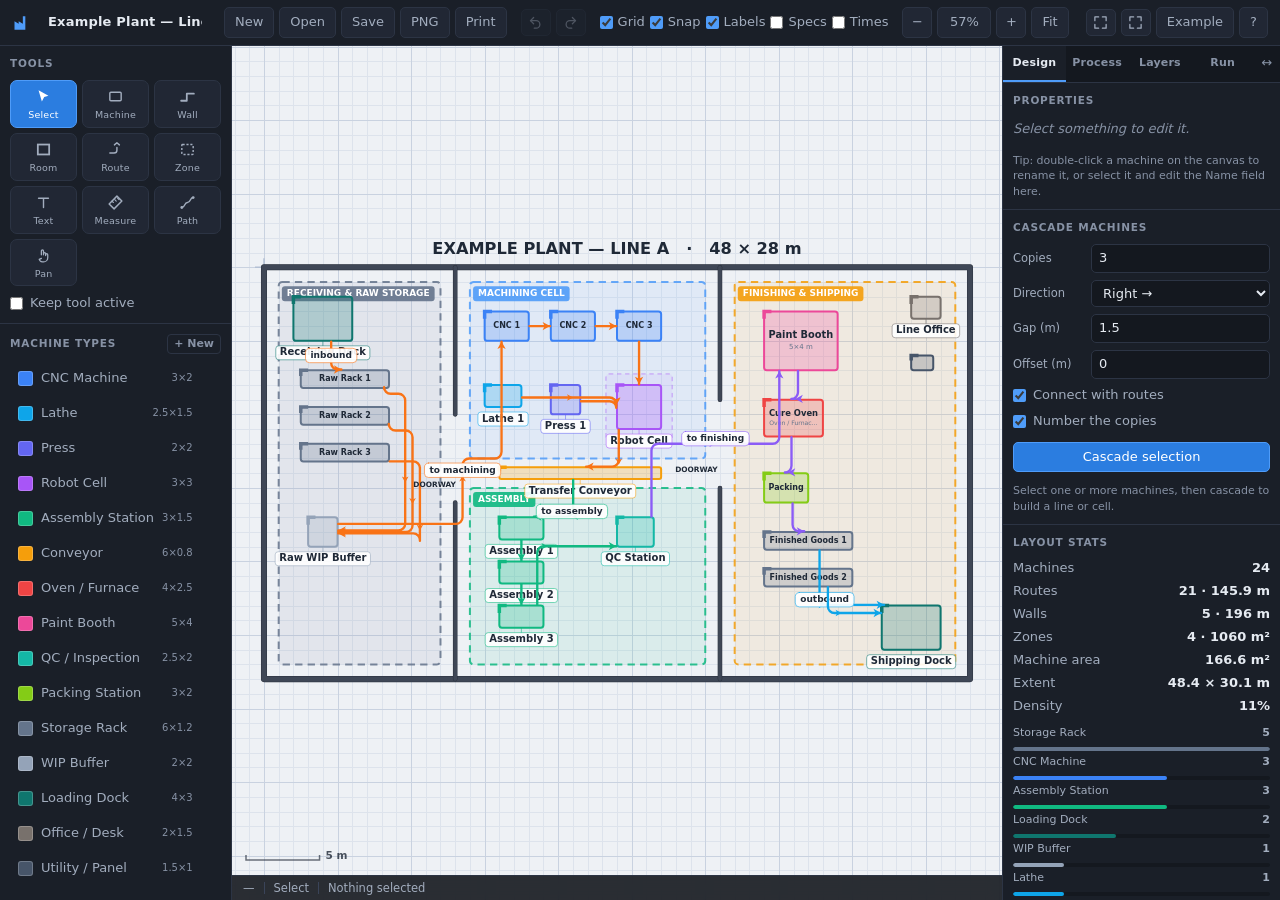
<file: index.html>
<!DOCTYPE html>
<html lang="en">
<head>
<meta charset="utf-8">
<meta name="viewport" content="width=device-width, initial-scale=1">
<title>Factory Layout Builder</title>
<link rel="stylesheet" href="css/style.css">
</head>
<body>

<header class="topbar">
  <div class="brand">
    <svg viewBox="0 0 24 24" class="brand-icon" aria-hidden="true">
      <path d="M3 20V10l5 3V10l5 3V4h3v16z"/>
    </svg>
    <input id="docName" class="doc-name" value="Untitled Factory" spellcheck="false" aria-label="Layout name">
  </div>

  <div class="topbar-group">
    <button class="btn" id="btnNew" title="New layout">New</button>
    <button class="btn" id="btnOpen" title="Open a .factory.json file">Open</button>
    <button class="btn" id="btnSave" title="Download layout as JSON">Save</button>
    <button class="btn" id="btnPng" title="Export a PNG image">PNG</button>
    <button class="btn" id="btnPrint" title="Print the layout (Ctrl+P)">Print</button>
    <input type="file" id="fileInput" accept=".json,application/json" hidden>
  </div>

  <div class="topbar-group">
    <button class="btn icon" id="btnUndo" title="Undo (Ctrl+Z)">
      <svg viewBox="0 0 24 24"><path d="M9 14 4 9l5-5" fill="none" stroke="currentColor" stroke-width="2" stroke-linecap="round" stroke-linejoin="round"/><path d="M4 9h9a6 6 0 0 1 0 12h-3" fill="none" stroke="currentColor" stroke-width="2" stroke-linecap="round"/></svg>
    </button>
    <button class="btn icon" id="btnRedo" title="Redo (Ctrl+Shift+Z)">
      <svg viewBox="0 0 24 24"><path d="m15 14 5-5-5-5" fill="none" stroke="currentColor" stroke-width="2" stroke-linecap="round" stroke-linejoin="round"/><path d="M20 9h-9a6 6 0 0 0 0 12h3" fill="none" stroke="currentColor" stroke-width="2" stroke-linecap="round"/></svg>
    </button>
  </div>

  <div class="topbar-group">
    <label class="toggle"><input type="checkbox" id="chkGrid" checked><span>Grid</span></label>
    <label class="toggle"><input type="checkbox" id="chkSnap" checked><span>Snap</span></label>
    <label class="toggle"><input type="checkbox" id="chkLabels" checked><span>Labels</span></label>
    <label class="toggle" title="Show each machine's details on the layout"><input type="checkbox" id="chkSpecs"><span>Specs</span></label>
    <label class="toggle" title="Show each zone's process and cycle time"><input type="checkbox" id="chkTimes"><span>Times</span></label>
  </div>

  <div class="topbar-group zoomgroup">
    <button class="btn icon" id="btnZoomOut" title="Zoom out">&minus;</button>
    <button class="btn zoomval" id="btnZoomReset" title="Reset zoom to 100%">100%</button>
    <button class="btn icon" id="btnZoomIn" title="Zoom in">+</button>
    <button class="btn" id="btnFit" title="Zoom to fit (F)">Fit</button>
  </div>

  <div class="topbar-group right">
    <button class="btn icon" id="btnFocus" title="Focus mode — hide both side panels (\)">
      <svg viewBox="0 0 24 24" fill="none" stroke="currentColor" stroke-width="2" stroke-linecap="round" stroke-linejoin="round"><path d="M9 3H3v6M15 3h6v6M9 21H3v-6M15 21h6v-6"/></svg>
    </button>
    <button class="btn icon" id="btnFullscreen" title="Full screen">
      <svg viewBox="0 0 24 24" fill="none" stroke="currentColor" stroke-width="2" stroke-linecap="round" stroke-linejoin="round"><path d="M3 9V3h6M21 9V3h-6M3 15v6h6M21 15v6h-6"/></svg>
    </button>
    <button class="btn" id="btnSample" title="Load an example layout">Example</button>
    <button class="btn" id="btnHelp" title="Keyboard shortcuts (?)">?</button>
  </div>
</header>

<div class="workspace">

  <aside class="sidebar left">
    <div class="panel">
      <div class="panel-title">Tools</div>
      <div class="toolgrid" id="toolGrid">
        <button class="tool" data-tool="select" title="Select / move (V)">
          <svg viewBox="0 0 24 24"><path d="m5 3 14 8-6 1.6L9.7 19z" fill="currentColor"/></svg><span>Select</span>
        </button>
        <button class="tool" data-tool="machine" title="Draw machine (M) — drag a box">
          <svg viewBox="0 0 24 24"><rect x="4" y="6" width="16" height="12" rx="1.5" fill="none" stroke="currentColor" stroke-width="2"/></svg><span>Machine</span>
        </button>
        <button class="tool" data-tool="wall" title="Wall (W) — click to add points, Enter/dbl-click to finish">
          <svg viewBox="0 0 24 24"><path d="M3 18h8V8h10" fill="none" stroke="currentColor" stroke-width="2.5" stroke-linecap="round" stroke-linejoin="round"/></svg><span>Wall</span>
        </button>
        <button class="tool" data-tool="room" title="Room (R) — drag a rectangle of walls">
          <svg viewBox="0 0 24 24"><rect x="4" y="5" width="16" height="14" fill="none" stroke="currentColor" stroke-width="2.5"/></svg><span>Room</span>
        </button>
        <button class="tool" data-tool="route" title="Route (E) — click machine, then machine">
          <svg viewBox="0 0 24 24"><path d="M4 17h6a4 4 0 0 0 4-4V9" fill="none" stroke="currentColor" stroke-width="2" stroke-linecap="round"/><path d="m10.5 5.5 3.5-3 3.5 3" fill="none" stroke="currentColor" stroke-width="2" stroke-linecap="round" stroke-linejoin="round"/></svg><span>Route</span>
        </button>
        <button class="tool" data-tool="zone" title="Zone (Z) — drag an area">
          <svg viewBox="0 0 24 24"><rect x="4" y="5" width="16" height="14" rx="1" fill="none" stroke="currentColor" stroke-width="2" stroke-dasharray="3 2.5"/></svg><span>Zone</span>
        </button>
        <button class="tool" data-tool="text" title="Text label (T)">
          <svg viewBox="0 0 24 24"><path d="M5 6h14M12 6v13" fill="none" stroke="currentColor" stroke-width="2" stroke-linecap="round"/></svg><span>Text</span>
        </button>
        <button class="tool" data-tool="measure" title="Measure distance (K)">
          <svg viewBox="0 0 24 24"><path d="M3 14 14 3l7 7L10 21z" fill="none" stroke="currentColor" stroke-width="2" stroke-linejoin="round"/><path d="m7 10 2 2m2-4 2 2m2-4 2 2" stroke="currentColor" stroke-width="1.6" stroke-linecap="round"/></svg><span>Measure</span>
        </button>
        <button class="tool" data-tool="runpath" title="Draw the run path (G)">
          <svg viewBox="0 0 24 24"><path d="M4 19c5 0 3-7 8-7s3-7 8-7" fill="none" stroke="currentColor" stroke-width="2" stroke-linecap="round"/><circle cx="4" cy="19" r="2" fill="currentColor"/><circle cx="20" cy="5" r="2" fill="currentColor"/></svg><span>Path</span>
        </button>
        <button class="tool" data-tool="pan" title="Pan (H, or hold Space / middle mouse)">
          <svg viewBox="0 0 24 24"><path d="M9 11V5.5a1.5 1.5 0 0 1 3 0V11m0-1.5a1.5 1.5 0 0 1 3 0V12m0-1a1.5 1.5 0 0 1 3 0v4a6 6 0 0 1-6 6h-1.2a5 5 0 0 1-3.9-1.9L6 17.5 9 16" fill="none" stroke="currentColor" stroke-width="1.8" stroke-linecap="round" stroke-linejoin="round"/></svg><span>Pan</span>
        </button>
      </div>
      <label class="check" style="margin-top:8px" title="Stay in the current drawing tool instead of returning to Select">
        <input type="checkbox" id="chkSticky"> Keep tool active
      </label>
    </div>

    <div class="panel grow">
      <div class="panel-title">
        Machine types
        <button class="title-btn" id="btnNewType" title="Define a new machine type">+ New</button>
      </div>
      <div class="palette" id="palette"></div>
    </div>
  </aside>

  <main class="canvas-wrap" id="canvasWrap">
    <canvas id="canvas"></canvas>
    <input id="inlineEditor" class="inline-editor hidden" spellcheck="false">
    <div class="statusbar">
      <span id="statCoords">0.0, 0.0 m</span>
      <span class="sep"></span>
      <span id="statTool">Select</span>
      <span class="sep"></span>
      <span id="statSel">Nothing selected</span>
      <span class="spacer"></span>
      <span id="statHint"></span>
    </div>
    <div class="toast" id="toast"></div>
  </main>

  <aside class="sidebar right">
    <div class="tabs" id="sideTabs">
      <button class="tab active" data-pane="design">Design</button>
      <button class="tab" data-pane="process">Process<span class="badge hidden"></span></button>
      <button class="tab" data-pane="layers">Layers</button>
      <button class="tab" data-pane="play">Run</button>
      <button class="tab-wide" id="btnWide" title="Widen this panel">&#8596;</button>
    </div>

    <div class="pane" id="paneDesign">
    <div class="panel">
      <div class="panel-title">Properties</div>
      <div id="props" class="props"><div class="empty">Select something to edit it.</div></div>
    </div>

    <div class="panel">
      <div class="panel-title">Cascade machines</div>
      <div class="props">
        <div class="row">
          <label>Copies</label>
          <input type="number" id="cascCount" value="3" min="1" max="200">
        </div>
        <div class="row">
          <label>Direction</label>
          <select id="cascDir">
            <option value="right">Right &rarr;</option>
            <option value="down">Down &darr;</option>
            <option value="left">Left &larr;</option>
            <option value="up">Up &uarr;</option>
          </select>
        </div>
        <div class="row">
          <label>Gap (m)</label>
          <input type="number" id="cascGap" value="1.5" step="0.5">
        </div>
        <div class="row">
          <label>Offset (m)</label>
          <input type="number" id="cascOffset" value="0" step="0.5" title="Perpendicular stagger per copy">
        </div>
        <label class="check"><input type="checkbox" id="cascConnect" checked> Connect with routes</label>
        <label class="check"><input type="checkbox" id="cascNumber" checked> Number the copies</label>
        <button class="btn primary wide" id="btnCascade">Cascade selection</button>
        <p class="note">Select one or more machines, then cascade to build a line or cell.</p>
      </div>
    </div>

    <div class="panel">
      <div class="panel-title">Layout stats</div>
      <div id="stats" class="stats"></div>
    </div>
    </div><!-- /paneDesign -->

    <div class="pane hidden" id="paneProcess">
      <section class="fold open" data-fold="steps">
        <button class="fold-head">
          <span class="chev"></span>Written steps
          <span class="hint" id="stepCount">no steps yet</span>
        </button>
        <div class="fold-body">
          <div class="btnrow">
            <button class="btn primary" id="btnAddStep" title="Add an empty step at the end">+ Step</button>
            <button class="btn" id="btnStepFromSel" title="Add a step already linked to the selected item">From selection</button>
            <button class="btn" id="btnStepsMd" title="Download the written process as a Markdown file">Export</button>
          </div>
          <p class="note">The process in order, in your words. Link a step to a machine
            and its number shows up on that machine.</p>
          <div class="steps" id="stepList"></div>
        </div>
      </section>

      <section class="fold" data-fold="specs">
        <button class="fold-head">
          <span class="chev"></span>Machine details
          <span class="hint" id="specCount"></span>
        </button>
        <div class="fold-body">
          <p class="note">Per-machine settings — wash pressure, temperature, cycle time,
            tooling. Turn on <b>Specs</b> in the toolbar to show them on the layout.</p>
          <div class="spec-list" id="specList"></div>
        </div>
      </section>

      <section class="fold" data-fold="zones">
        <button class="fold-head">
          <span class="chev"></span>Zone process
          <span class="hint" id="zoneTotal"></span>
        </button>
        <div class="fold-body">
          <p class="note">What each zone does and how long it takes. Turn on <b>Times</b>
            in the toolbar to show the cycle times on the layout.</p>
          <div class="zone-list" id="zoneList"></div>
        </div>
      </section>
    </div><!-- /paneProcess -->

    <div class="pane hidden" id="paneLayers">
      <div class="panel">
        <div class="panel-title">
          Layers
          <span class="hint" id="layerCount"></span>
        </div>
        <div class="btnrow">
          <button class="btn" id="btnLockAll" title="Lock everything">Lock all</button>
          <button class="btn" id="btnUnlockAll" title="Unlock everything">Unlock</button>
          <button class="btn" id="btnShowAll" title="Make every hidden item visible">Show all</button>
        </div>
        <p class="note">Top of the list draws on top. <b>⤒</b> and <b>⤓</b> jump an item
          all the way to the front or back, <b>↑ ↓</b> move it one step. Lock an item to
          stop it being selected or dragged; hide it to take it off the canvas entirely.</p>
      </div>
      <div class="panel grow layer-list" id="layerList"></div>
    </div>

    <div class="pane hidden" id="panePlay">
      <div class="panel">
        <div class="panel-title">
          Animated run
          <span class="hint" id="runTime"></span>
        </div>
        <div class="btnrow">
          <button class="btn primary" id="btnPlay" title="Play / pause (Space bar is pan, use this button)">▶ Play</button>
          <button class="btn" id="btnRestart" title="Back to the start">Restart</button>
        </div>
        <input type="range" class="scrub" id="runScrub" min="0" max="1000" value="0" title="Scrub through the run">
        <div class="row three">
          <label>Speed</label>
          <input type="range" id="runSpeed" min="1" max="30" step="0.5" value="6">
          <span class="rangeval" id="runSpeedVal">6 m/s</span>
        </div>
        <label class="check"><input type="checkbox" id="runLoop" checked> Loop the run</label>
        <div class="row">
          <label>Driven by</label>
          <select id="runDriver" title="Which vehicle rides the path"></select>
        </div>
        <div class="btnrow">
          <button class="btn primary" id="btnDrawPath" title="Click your own path on the canvas">Draw path</button>
          <button class="btn" id="btnBuildRun" title="Follow the routes to work out the order">Build from routes</button>
          <button class="btn" id="btnAddStop" title="Append the selected machine">Add selected</button>
        </div>
        <p class="note"><b>Draw path</b> lets you click the exact route: machines to visit,
          empty space for a corner. Otherwise the run travels along the routes you drew
          between stops, and straight where there are none. Drag a hand-placed point on
          the canvas to nudge it.</p>
      </div>
      <div class="panel grow stop-list" id="stopList"></div>
    </div>
  </aside>
</div>

<div class="modal hidden" id="printModal">
  <div class="modal-card">
    <div class="modal-head">
      <h2>Print layout</h2>
      <button class="btn icon" id="btnPrintClose">&times;</button>
    </div>
    <div class="modal-body">
      <div class="print-opts">
        <div class="print-preview">
          <img id="printPreview" alt="Print preview">
          <span class="print-preview-note" id="printPreviewNote"></span>
        </div>
        <div class="props">
          <div class="subhead">Include</div>
          <label class="check"><input type="checkbox" id="printDetails"> Machine details</label>
          <label class="check"><input type="checkbox" id="printTimes"> Zone process &amp; times</label>
          <label class="check"><input type="checkbox" id="printLabels" checked> Names on machines</label>
          <label class="check"><input type="checkbox" id="printGrid"> Grid</label>
          <label class="check"><input type="checkbox" id="printSummary"> Summary tables on a second page</label>

          <div class="subhead">Paper</div>
          <div class="row">
            <label>Size</label>
            <select id="printPaper">
              <option value="a4">A4 — 210 × 297 mm</option>
              <option value="a3">A3 — 297 × 420 mm</option>
              <option value="letter">Letter — 8.5 × 11 in</option>
              <option value="ledger">Ledger — 11 × 17 in</option>
            </select>
          </div>
          <div class="row">
            <label>Orientation</label>
            <select id="printOrient">
              <option value="landscape">Landscape</option>
              <option value="portrait">Portrait</option>
            </select>
          </div>
          <label class="check"><input type="checkbox" id="printHeader" checked> Title and date across the top</label>

          <div class="btnrow">
            <button class="btn primary" id="btnPrintGo">Print</button>
            <button class="btn" id="btnPrintCancel">Cancel</button>
          </div>
          <p class="note">Only the drawing is printed — none of the toolbars or side
            panels. Choose “Save as PDF” in the print dialog for a file.</p>
        </div>
      </div>
    </div>
  </div>
</div>

<div class="print-sheet" id="printSheet" aria-hidden="true">
  <header class="print-head" id="printHead">
    <h1 id="printTitle"></h1>
    <div class="print-meta" id="printMeta"></div>
  </header>
  <div class="print-figure"><img id="printImage" alt=""></div>
  <section class="print-tables" id="printTables"></section>
</div>

<style id="printPageStyle">@page { size: A4 landscape; margin: 10mm; }</style>

<div class="modal hidden" id="typeModal">
  <div class="modal-card narrow">
    <div class="modal-head">
      <h2 id="typeModalTitle">New machine type</h2>
      <button class="btn icon" id="btnTypeClose">&times;</button>
    </div>
    <div class="modal-body">
      <div class="props">
        <div class="row">
          <label>Name</label>
          <input type="text" id="typeName" placeholder="e.g. Haas VF-2, Weld bench, Pallet rack" spellcheck="false">
        </div>
        <div class="row two">
          <label>Size (m)</label>
          <input type="number" id="typeW" step="0.5" min="0.2" title="Width in metres">
          <input type="number" id="typeH" step="0.5" min="0.2" title="Depth in metres">
        </div>
        <div class="row">
          <label>Colour</label>
          <input type="color" id="typeColor">
        </div>
        <label class="check"><input type="checkbox" id="typeVehicle"> This is a vehicle — an EV, AGV or forklift that can drive the run</label>
        <label class="check hidden" id="typeApplyRow">
          <input type="checkbox" id="typeApply"> Apply the colour and size to the
          <span id="typeUseCount">0</span> machines already using this type
        </label>
        <div class="btnrow">
          <button class="btn primary" id="btnTypeSave">Save type</button>
          <button class="btn danger hidden" id="btnTypeDelete">Delete type</button>
        </div>
        <p class="note" id="typeNote">Types are saved inside the layout, so a file always
          carries the machines it was drawn with.</p>
      </div>
    </div>
  </div>
</div>

<div class="modal hidden" id="helpModal">
  <div class="modal-card">
    <div class="modal-head">
      <h2>Shortcuts &amp; how it works</h2>
      <button class="btn icon" id="btnHelpClose">&times;</button>
    </div>
    <div class="modal-body">
      <section>
        <h3>Tools</h3>
        <ul>
          <li><kbd>V</kbd> Select &middot; <kbd>M</kbd> Machine &middot; <kbd>W</kbd> Wall &middot; <kbd>R</kbd> Room &middot; <kbd>E</kbd> Route &middot; <kbd>Z</kbd> Zone &middot; <kbd>T</kbd> Text &middot; <kbd>K</kbd> Measure &middot; <kbd>G</kbd> Run path &middot; <kbd>H</kbd> Pan</li>
        </ul>
      </section>
      <section>
        <h3>Drawing</h3>
        <ul>
          <li><b>Machine</b> — pick one of your types, then drag a box. A plain click drops that type's default size. With no type selected you get a plain box you can name yourself.</li>
          <li><b>Machine types</b> — the palette starts empty; <b>+ New</b> defines a type (name, default size, colour), and clicking the pencil edits or deletes one. Machines keep their own size and colour, so editing a type only changes what you place next unless you tick <i>apply to existing</i>.</li>
          <li><b>Wall</b> — click for each corner, <kbd>Enter</kbd> or double-click to finish, <kbd>Esc</kbd> to cancel. Hold <kbd>Shift</kbd> to lock to 45&deg;.</li>
          <li><b>Route</b> — drag from one machine to another for a one-way arrow, or click the source then the target. Click empty space to add a bend; <b>double-click</b>, <kbd>Enter</kbd> or right-click ends a route anywhere, machine or not. Routes stay attached when machines move.</li>
          <li><b>Cascade</b> — select machines and use the cascade panel to repeat them into a line, optionally wired up with routes.</li>
        </ul>
      </section>
      <section>
        <h3>Naming machines</h3>
        <ul>
          <li>Double-click a machine on the canvas — or select it and press <kbd>Enter</kbd> or <kbd>F2</kbd> — and type the name in place.</li>
          <li>Or select it and edit <b>Name</b> at the top of the Properties panel.</li>
          <li>Select several machines and use <b>Name all</b> to number a whole run at once: typing <code>Press</code> gives Press 1, Press 2, Press 3… ordered left to right.</li>
        </ul>
      </section>
      <section>
        <h3>Writing the process</h3>
        <ul>
          <li>Switch the right-hand panel to <b>Process</b> and press <b>+ Step</b> for each step, in order. Every step has a title and a details box for as much as you want to write.</li>
          <li><b>From selection</b> adds a step already linked to whatever machine is selected.</li>
          <li>A linked step's number appears on that machine in the layout; click the number in the step to jump to it, and the ✕ on the chip unlinks it.</li>
          <li>Reorder with ↑ ↓, copy a step with ⧉, remove it with ✕. Use ↔ in the panel header to widen the panel for writing.</li>
          <li>Steps are saved inside the layout file. <b>Export</b> writes them out as a Markdown document.</li>
        </ul>
      </section>
      <section>
        <h3>Machine details &amp; zone process</h3>
        <ul>
          <li><b>Process → Machine details</b> holds per-machine settings — wash pressure, temperature, cycle time, tooling. Add as many rows as you like per machine.</li>
          <li><b>Process → Zone process</b> is what each zone does and when, plus the minutes it takes. The panel totals the time across every zone.</li>
          <li>The three Process sections fold open and shut independently, so you can keep just the one you are working in.</li>
          <li><b>Specs</b> and <b>Times</b> in the toolbar show those on the layout itself — details under each machine, cycle times on each zone.</li>
        </ul>
      </section>
      <section>
        <h3>Layers</h3>
        <ul>
          <li>The <b>Layers</b> tab lists everything, top of the stack first. Click a row to select it. <b>⤒</b> brings it right to the front and <b>⤓</b> sends it right to the back; <b>↑ ↓</b> move it a single step.</li>
          <li>The same four are in the Properties panel as <b>To front / Forward / Back / To back</b>, and work on a whole selection at once, keeping its internal order.</li>
          <li>The <b>padlock</b> stops an item being selected or dragged on the canvas — handy once the walls and zones are where you want them.</li>
          <li>The <b>eye</b> takes an item off the canvas entirely. <b>Show all</b> brings the hidden ones back.</li>
        </ul>
      </section>
      <section>
        <h3>Animated run</h3>
        <ul>
          <li>The <b>Run</b> tab animates a part through the plant. <b>Draw path</b> (<kbd>G</kbd>) lets you click the exact route — machines to visit, empty space for a corner — and <b>Build from routes</b> follows your arrows instead. <b>Add selected</b> appends a machine.</li>
          <li>Drag a hand-placed point on the canvas to nudge the path while the Run tab is open.</li>
          <li><b>Driven by</b> puts one of your vehicles on the path. Mark a machine type — or a single machine — as a <b>vehicle</b> and it becomes an EV, AGV or forklift: drawn with a dashed outline and a nose chevron, and it drives the path facing the way it travels. It stays parked until you press play, and <b>Restart</b> brings it home.</li>
          <li>Reorder stops with ↑ ↓, drop one with ✕, and set the seconds of work at each stop. Between stops the token travels the route you drew, or a straight line where there isn't one.</li>
          <li><kbd>P</kbd> plays and pauses; drag the scrubber to move through the run; <b>Speed</b> is the travel speed in metres per second.</li>
        </ul>
      </section>
      <section>
        <h3>Printing</h3>
        <ul>
          <li><b>Print</b> (or <kbd>Ctrl</kbd>+<kbd>P</kbd>) prints the drawing on its own — no toolbars, no side panels.</li>
          <li>Tick <b>Machine details</b> and <b>Zone process &amp; times</b> to include them, independently of what is showing on screen. <b>Names</b> and <b>Grid</b> are separate switches.</li>
          <li><b>Summary tables</b> adds a second page listing every zone with its process and time (and a total), plus every machine's settings.</li>
          <li>Pick the <b>paper size</b> — A4, A3, Letter or Ledger — and the orientation. Bigger paper means a bigger scale, so more fits inside the boxes.</li>
          <li>The drawing is scaled to the paper, so labels and detail cards come out the same readable size whatever the plant measures — the preview shows exactly what you will get, and the note gives the scale.</li>
          <li>A machine too small to hold its name gets the name in a chip just outside the box instead of a truncated one, and names that would collide are dropped rather than drawn over each other.</li>
          <li>Choose “Save as PDF” in your browser's print dialog to get a file instead.</li>
        </ul>
      </section>
      <section>
        <h3>Room to work</h3>
        <ul>
          <li><kbd>\</kbd> or the ⛶ button is <b>focus mode</b> — both side panels get out of the way and the canvas fills the window.</li>
          <li>The second button asks the browser for real full screen.</li>
          <li><b>↔</b> beside the tabs widens the right-hand panel when you are writing.</li>
        </ul>
      </section>
      <section>
        <h3>Editing</h3>
        <ul>
          <li><kbd>Ctrl</kbd>+<kbd>Z</kbd> / <kbd>Ctrl</kbd>+<kbd>Shift</kbd>+<kbd>Z</kbd> Undo &middot; Redo</li>
          <li><kbd>Ctrl</kbd>+<kbd>C</kbd> / <kbd>Ctrl</kbd>+<kbd>V</kbd> / <kbd>Ctrl</kbd>+<kbd>D</kbd> Copy &middot; Paste &middot; Duplicate</li>
          <li><kbd>Ctrl</kbd>+<kbd>A</kbd> Select all &middot; <kbd>Delete</kbd> Remove &middot; <kbd>Esc</kbd> Deselect</li>
          <li>Arrow keys nudge (hold <kbd>Shift</kbd> for 1 m steps)</li>
          <li><kbd>Shift</kbd>+click to add to the selection &middot; drag on empty space to marquee-select</li>
                    <li><kbd>[</kbd> / <kbd>]</kbd> send backward / bring forward one step &middot; <kbd>{</kbd> / <kbd>}</kbd> send to back / bring to front</li>
        </ul>
      </section>
      <section>
        <h3>Navigating</h3>
        <ul>
          <li>Scroll to zoom, middle-drag or hold <kbd>Space</kbd> to pan, <kbd>F</kbd> to fit everything on screen</li>
          <li>Hold <kbd>Alt</kbd> while dragging to bypass grid snapping</li>
        </ul>
      </section>
      <p class="note">Your work is autosaved in this browser. Use <b>Save</b> for a portable <code>.json</code> file.</p>
    </div>
  </div>
</div>

<script src="js/geometry.js"></script>
<script src="js/model.js"></script>
<script src="js/history.js"></script>
<script src="js/render.js"></script>
<script src="js/tools.js"></script>
<script src="js/sample.js"></script>
<script src="js/ui.js"></script>
<script src="js/app.js"></script>
</body>
</html>
</file>
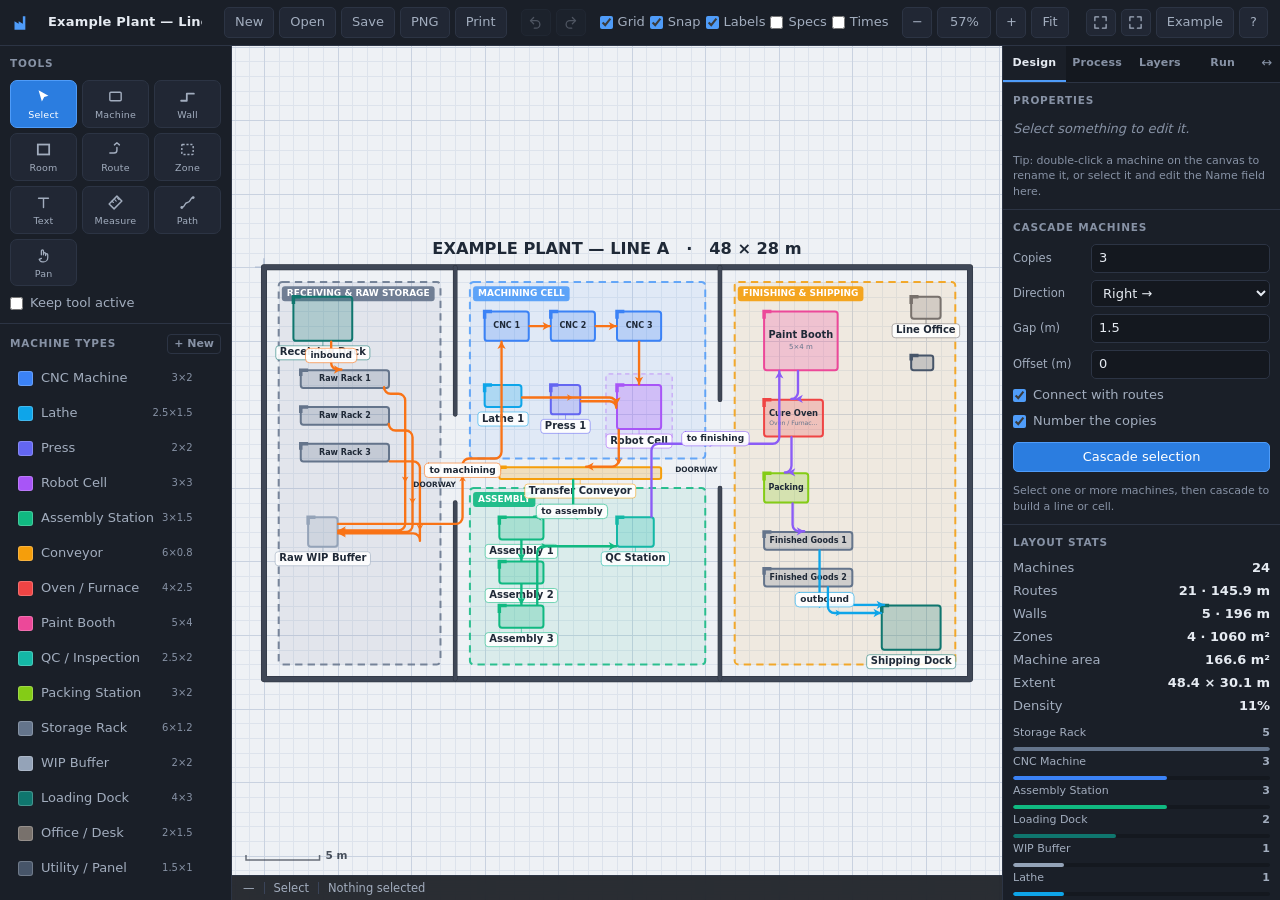
<file: factory-layout-builder.html>
<!DOCTYPE html>
<html lang="en">
<head>
<meta charset="utf-8">
<meta name="viewport" content="width=device-width, initial-scale=1">
<title>Factory Layout Builder</title>
<!-- Standalone build: generated by tools/build-standalone.js. Edit the sources, not this file. -->
<style>
:root {
  --bg:        #14181f;
  --bg-2:      #1a1f28;
  --bg-3:      #212734;
  --line:      #2c3444;
  --line-2:    #3a4459;
  --text:      #e6ebf2;
  --text-dim:  #a2adbe;
  /* Both dim tones clear 4.5:1 on every panel background — the old dim2 sat
     at 3.3:1 and small notes were barely legible. */
  --text-dim2: #8792a5;
  --accent:    #4f9cf9;
  --accent-2:  #2b7de0;
  --danger:    #ef5350;
  --radius:    7px;
  --sidebar-w: 232px;
}

* { box-sizing: border-box; }

html, body {
  height: 100%;
  margin: 0;
  background: var(--bg);
  color: var(--text);
  font: 13px/1.45 "Inter", "Segoe UI", system-ui, -apple-system, sans-serif;
  overflow: hidden;
  -webkit-font-smoothing: antialiased;
}

button, input, select { font: inherit; color: inherit; }

/* ---------- top bar ---------- */
.topbar {
  height: 46px;
  display: flex;
  align-items: center;
  gap: 14px;
  padding: 0 12px;
  background: var(--bg-2);
  border-bottom: 1px solid var(--line);
  user-select: none;
}
.brand { display: flex; align-items: center; gap: 8px; min-width: 0; }
.brand-icon { width: 20px; height: 20px; fill: var(--accent); flex: none; }
.doc-name {
  background: transparent;
  border: 1px solid transparent;
  border-radius: 5px;
  padding: 4px 7px;
  width: 170px;
  font-weight: 600;
  letter-spacing: .2px;
}
.doc-name:hover { border-color: var(--line); }
.doc-name:focus { outline: none; border-color: var(--accent); background: var(--bg); }

.topbar-group { display: flex; align-items: center; gap: 5px; }
.topbar-group.right { margin-left: auto; }

.btn {
  background: var(--bg-3);
  border: 1px solid var(--line);
  border-radius: 5px;
  padding: 5px 10px;
  cursor: pointer;
  color: var(--text-dim);
  transition: background .12s, color .12s, border-color .12s;
  white-space: nowrap;
}
.btn:hover { background: #29313f; color: var(--text); border-color: var(--line-2); }
.btn:active { transform: translateY(1px); }
.btn:disabled { opacity: .38; cursor: default; transform: none; }
.btn.icon { width: 30px; padding: 5px 0; display: grid; place-items: center; }
.btn.icon svg { width: 15px; height: 15px; }
.btn.primary { background: var(--accent-2); border-color: var(--accent); color: #fff; }
.btn.primary:hover { background: var(--accent); color: #fff; }
.btn.wide { width: 100%; justify-content: center; margin-top: 4px; }
.btn.danger:hover { background: #4a2222; border-color: var(--danger); color: #ffb4b1; }
.zoomval { min-width: 54px; text-align: center; font-variant-numeric: tabular-nums; }

.toggle { display: flex; align-items: center; gap: 5px; color: var(--text-dim); cursor: pointer; }
.toggle input { accent-color: var(--accent); margin: 0; cursor: pointer; }
.toggle:hover { color: var(--text); }

/* ---------- layout ---------- */
.workspace { display: flex; height: calc(100% - 46px); }

.sidebar {
  width: var(--sidebar-w);
  flex: none;
  background: var(--bg-2);
  display: flex;
  flex-direction: column;
  overflow-y: auto;
  overflow-x: hidden;
}
.sidebar.left  { border-right: 1px solid var(--line); }
.sidebar.right {
  border-left: 1px solid var(--line);
  width: 278px;
  overflow: hidden;
  transition: width .15s ease;
}
.sidebar.right.wide { width: 460px; }

/* ---------- right sidebar tabs ---------- */
.tabs {
  display: flex;
  flex: none;
  border-bottom: 1px solid var(--line);
  background: var(--bg);
}
.tab {
  flex: 1;
  min-width: 0;
  background: transparent;
  border: none;
  border-bottom: 2px solid transparent;
  padding: 9px 2px;
  cursor: pointer;
  color: var(--text-dim2);
  font-size: 11px;
  font-weight: 600;
  letter-spacing: .2px;
  white-space: nowrap;
}
.tab-wide {
  flex: none;
  width: 26px;
  background: transparent;
  border: none;
  border-bottom: 2px solid transparent;
  color: var(--text-dim2);
  cursor: pointer;
  font-size: 13px;
}
.tab-wide:hover { color: var(--text); }
.tab:hover { color: var(--text); }
.tab.active { color: var(--text); border-bottom-color: var(--accent); background: var(--bg-2); }
.tab .badge {
  display: inline-block;
  min-width: 16px;
  margin-left: 5px;
  padding: 0 4px;
  border-radius: 8px;
  background: var(--line-2);
  color: var(--text);
  font-size: 10px;
  font-variant-numeric: tabular-nums;
}
.tab.active .badge { background: var(--accent-2); }

.pane {
  flex: 1 1 auto;
  min-height: 0;
  display: flex;
  flex-direction: column;
  overflow-y: auto;
}

.panel { border-bottom: 1px solid var(--line); padding: 10px; }
.panel.grow { flex: 1 1 auto; display: flex; flex-direction: column; min-height: 0; border-bottom: none; }
.panel-title {
  font-size: 10.5px;
  text-transform: uppercase;
  letter-spacing: .8px;
  color: var(--text-dim2);
  font-weight: 700;
  margin-bottom: 9px;
  display: flex;
  justify-content: space-between;
  align-items: baseline;
  gap: 6px;
}
.panel-title .hint { text-transform: none; letter-spacing: 0; font-weight: 500; font-size: 10px; opacity: .8; }
.panel-title .title-btn {
  background: transparent;
  border: 1px solid var(--line);
  border-radius: 4px;
  color: var(--text-dim2);
  cursor: pointer;
  padding: 1px 6px;
  font-size: 11px;
  line-height: 1.4;
}
.panel-title .title-btn:hover { color: var(--text); border-color: var(--line-2); background: var(--bg-3); }

/* ---------- tools ---------- */
.toolgrid { display: grid; grid-template-columns: repeat(3, 1fr); gap: 5px; }
.tool {
  background: var(--bg-3);
  border: 1px solid var(--line);
  border-radius: var(--radius);
  padding: 7px 2px 5px;
  display: grid;
  justify-items: center;
  gap: 3px;
  cursor: pointer;
  color: var(--text-dim);
}
.tool svg { width: 17px; height: 17px; }
.tool span { font-size: 9.5px; letter-spacing: .2px; }
.tool:hover { background: #29313f; color: var(--text); }
.tool.active { background: var(--accent-2); border-color: var(--accent); color: #fff; }

/* ---------- palette ---------- */
.palette { overflow-y: auto; display: grid; gap: 4px; padding-right: 2px; min-height: 0; }
.pal-empty {
  color: var(--text-dim2);
  font-size: 11.5px;
  line-height: 1.6;
  padding: 10px 4px;
  text-align: center;
}
.pal-empty b { color: var(--text-dim); display: block; margin-bottom: 3px; }

.pal-item {
  display: flex;
  align-items: center;
  gap: 8px;
  padding: 5px 7px;
  border: 1px solid transparent;
  border-radius: 6px;
  cursor: grab;
  color: var(--text-dim);
}
.pal-item:hover { background: var(--bg-3); color: var(--text); }
.pal-item.active { background: #24334a; border-color: var(--accent); color: var(--text); }
.pal-swatch { width: 15px; height: 15px; border-radius: 3px; flex: none; box-shadow: inset 0 0 0 1px rgba(255,255,255,.22); }
.pal-name { flex: 1; white-space: nowrap; overflow: hidden; text-overflow: ellipsis; }
.pal-size { font-size: 10px; color: var(--text-dim2); font-variant-numeric: tabular-nums; }
.pal-edit {
  flex: none;
  width: 19px;
  height: 19px;
  display: grid;
  place-items: center;
  border: 1px solid transparent;
  border-radius: 4px;
  background: transparent;
  color: var(--text-dim2);
  cursor: pointer;
  opacity: 0;
}
.pal-item:hover .pal-edit, .pal-item.active .pal-edit { opacity: 1; }
.pal-edit:hover { background: var(--bg); color: var(--text); border-color: var(--line-2); }
.pal-edit svg { width: 11px; height: 11px; }

/* ---------- canvas ---------- */
.canvas-wrap { flex: 1; position: relative; overflow: hidden; background: #eef1f5; }
#canvas { position: absolute; inset: 0; width: 100%; height: 100%; display: block; touch-action: none; }

.statusbar {
  position: absolute;
  left: 0; right: 0; bottom: 0;
  height: 25px;
  display: flex;
  align-items: center;
  gap: 9px;
  padding: 0 11px;
  background: rgba(20,24,31,.9);
  border-top: 1px solid var(--line);
  color: var(--text-dim);
  font-size: 11.5px;
  backdrop-filter: blur(6px);
  pointer-events: none;
  font-variant-numeric: tabular-nums;
}
.statusbar .sep { width: 1px; height: 12px; background: var(--line-2); }
.statusbar .spacer { flex: 1; }
#statHint { color: var(--accent); }

.inline-editor {
  position: absolute;
  z-index: 20;
  background: #fff;
  color: #111;
  border: 2px solid var(--accent);
  border-radius: 4px;
  padding: 2px 5px;
  font-size: 13px;
  min-width: 90px;
  outline: none;
}
.hidden { display: none !important; }

.toast {
  position: absolute;
  left: 50%;
  bottom: 44px;
  transform: translateX(-50%) translateY(8px);
  background: rgba(20,24,31,.94);
  color: var(--text);
  border: 1px solid var(--line-2);
  padding: 7px 14px;
  border-radius: 20px;
  font-size: 12px;
  opacity: 0;
  pointer-events: none;
  transition: opacity .18s, transform .18s;
}
.toast.show { opacity: 1; transform: translateX(-50%) translateY(0); }

/* ---------- properties ---------- */
.props { display: grid; gap: 7px; }
.props .empty { color: var(--text-dim2); font-style: italic; padding: 3px 0; }
.row { display: grid; grid-template-columns: 70px 1fr; align-items: center; gap: 8px; }
.row.two { grid-template-columns: 70px 1fr 1fr; }
.row label { color: var(--text-dim); font-size: 11.5px; }
.row input[type=text], .row input[type=number], .row select, .row textarea {
  background: var(--bg);
  border: 1px solid var(--line);
  border-radius: 5px;
  padding: 4px 7px;
  width: 100%;
  min-width: 0;
}
.row input:focus, .row select:focus, .row textarea:focus { outline: none; border-color: var(--accent); }
.row input[type=color] {
  background: var(--bg);
  border: 1px solid var(--line);
  border-radius: 5px;
  height: 26px;
  padding: 2px;
  width: 100%;
  cursor: pointer;
}
.row input[type=range] { width: 100%; accent-color: var(--accent); }
.check { display: flex; align-items: center; gap: 7px; color: var(--text-dim); cursor: pointer; }
.check input { accent-color: var(--accent); margin: 0; }
.note { color: var(--text-dim2); font-size: 11px; margin: 4px 0 0; line-height: 1.4; }

.btnrow { display: flex; gap: 5px; flex-wrap: wrap; }
.btnrow .btn { flex: 1; text-align: center; padding: 5px 6px; }
.align-grid { display: grid; grid-template-columns: repeat(6, 1fr); gap: 4px; }
.align-grid .btn { padding: 5px 0; display: grid; place-items: center; }
.align-grid .btn svg { width: 14px; height: 14px; }
.subhead {
  font-size: 10px;
  text-transform: uppercase;
  letter-spacing: .7px;
  color: var(--text-dim2);
  font-weight: 700;
  margin-top: 4px;
}

/* ---------- stats ---------- */
.stats { display: grid; gap: 4px; }
.stat { display: flex; justify-content: space-between; gap: 8px; color: var(--text-dim); }
.stat b { color: var(--text); font-weight: 600; font-variant-numeric: tabular-nums; }
.stat-bars { margin-top: 6px; display: grid; gap: 3px; }
.stat-bar { display: grid; grid-template-columns: 1fr auto; gap: 6px; align-items: center; font-size: 11px; color: var(--text-dim); }
.stat-bar .track { grid-column: 1 / -1; height: 4px; background: var(--bg); border-radius: 3px; overflow: hidden; }
.stat-bar .fill { height: 100%; border-radius: 3px; }

/* ---------- modal ---------- */
.modal {
  position: fixed;
  inset: 0;
  background: rgba(8,10,14,.66);
  display: grid;
  place-items: center;
  z-index: 50;
  padding: 20px;
}
.modal-card.narrow { width: min(400px, 100%); }
.modal-card {
  background: var(--bg-2);
  border: 1px solid var(--line-2);
  border-radius: 10px;
  width: min(660px, 100%);
  max-height: 86vh;
  display: flex;
  flex-direction: column;
  box-shadow: 0 20px 60px rgba(0,0,0,.5);
}
.modal-head {
  display: flex;
  align-items: center;
  justify-content: space-between;
  padding: 13px 16px;
  border-bottom: 1px solid var(--line);
}
.modal-head h2 { margin: 0; font-size: 15px; }
.modal-body { padding: 4px 16px 16px; overflow-y: auto; }
.modal-body section { margin-top: 14px; }
.modal-body h3 { font-size: 11px; text-transform: uppercase; letter-spacing: .7px; color: var(--accent); margin: 0 0 6px; }
.modal-body ul { margin: 0; padding-left: 17px; color: var(--text-dim); }
.modal-body li { margin: 3px 0; }
.modal-body b { color: var(--text); font-weight: 600; }
kbd {
  background: var(--bg-3);
  border: 1px solid var(--line-2);
  border-bottom-width: 2px;
  border-radius: 4px;
  padding: 0 5px;
  font: 600 11px/1.6 ui-monospace, "SF Mono", Menlo, monospace;
  color: var(--text);
}
code { background: var(--bg-3); padding: 1px 4px; border-radius: 3px; font-size: 11px; }

::-webkit-scrollbar { width: 9px; height: 9px; }
::-webkit-scrollbar-track { background: transparent; }
::-webkit-scrollbar-thumb { background: #333c4d; border-radius: 5px; border: 2px solid var(--bg-2); }
::-webkit-scrollbar-thumb:hover { background: #435068; }

@media (max-width: 1080px) {
  .sidebar.right { width: 226px; }
  :root { --sidebar-w: 200px; }
}

/* ---------- process steps ---------- */
.steps { display: flex; flex-direction: column; gap: 7px; padding: 10px; overflow-y: auto; }
.steps .empty {
  color: var(--text-dim2);
  font-style: italic;
  text-align: center;
  padding: 18px 8px;
  line-height: 1.6;
}

.step {
  background: var(--bg-3);
  border: 1px solid var(--line);
  border-radius: var(--radius);
  padding: 7px;
  display: grid;
  /* Without this the textarea's intrinsic width blows the column open. */
  grid-template-columns: minmax(0, 1fr);
  gap: 6px;
}
.step:focus-within { border-color: var(--accent); }
.step.linked-active { border-color: var(--accent); box-shadow: 0 0 0 1px var(--accent-2) inset; }

.step-head { display: flex; align-items: center; gap: 6px; min-width: 0; }
.step-num {
  flex: none;
  width: 21px;
  height: 21px;
  border-radius: 50%;
  display: grid;
  place-items: center;
  background: var(--line-2);
  color: var(--text);
  font-size: 11px;
  font-weight: 700;
  font-variant-numeric: tabular-nums;
}
.step-num.has-link { background: var(--accent-2); cursor: pointer; }
.step-num.has-link:hover { background: var(--accent); }

.step-title {
  flex: 1;
  min-width: 0;
  background: transparent;
  border: 1px solid transparent;
  border-radius: 5px;
  padding: 3px 5px;
  font-weight: 600;
}
.step-title::placeholder { font-weight: 400; color: var(--text-dim2); }
.step-title:hover { border-color: var(--line-2); }
.step-title:focus { outline: none; border-color: var(--accent); background: var(--bg); }

.step-foot { display: flex; align-items: center; gap: 6px; min-width: 0; }
.step-tools { display: flex; gap: 2px; flex: none; }
.step-tools button {
  width: 21px;
  height: 21px;
  padding: 0;
  display: grid;
  place-items: center;
  background: transparent;
  border: 1px solid transparent;
  border-radius: 4px;
  color: var(--text-dim2);
  cursor: pointer;
  font-size: 12px;
  line-height: 1;
}
.step-tools button:hover { background: var(--bg); color: var(--text); border-color: var(--line-2); }
.step-tools button:disabled { opacity: .25; cursor: default; background: transparent; border-color: transparent; }
.step-tools button.del:hover { color: #ffb4b1; border-color: var(--danger); }

.step-details {
  width: 100%;
  min-width: 0;
  min-height: 46px;
  background: var(--bg);
  border: 1px solid var(--line);
  border-radius: 5px;
  padding: 5px 6px;
  color: var(--text-dim);
  resize: vertical;
  line-height: 1.5;
  font-family: inherit;
}
.step-details:focus { outline: none; border-color: var(--accent); color: var(--text); }
.step-details::placeholder { color: var(--text-dim2); }

.step-link {
  display: flex;
  align-items: center;
  gap: 5px;
  background: transparent;
  border: 1px dashed var(--line-2);
  border-radius: 5px;
  padding: 3px 7px;
  color: var(--text-dim2);
  cursor: pointer;
  width: 100%;
  text-align: left;
  font-size: 11.5px;
}
.step-link:hover { border-color: var(--accent); color: var(--text); }
.step-link:disabled { opacity: .45; cursor: default; }
.step-link:disabled:hover { border-color: var(--line-2); color: var(--text-dim2); }
.step-link.is-linked { border-style: solid; color: var(--text-dim); }
.step-link .dot { width: 8px; height: 8px; border-radius: 2px; flex: none; }
.step-link .name { flex: 1; overflow: hidden; text-overflow: ellipsis; white-space: nowrap; }
.step-link .clear { color: var(--text-dim2); font-size: 13px; }
.step-link .clear:hover { color: #ffb4b1; }

/* ---------- focus mode ---------- */
body.focus .sidebar { display: none; }
body.focus .canvas-wrap { border-left: none; }
.btn.icon.on { background: var(--accent-2); border-color: var(--accent); color: #fff; }

/* ---------- foldable panels ---------- */
/* Sections stack and the pane scrolls as one — no nested scrollbars. */
.fold { border-bottom: 1px solid var(--line); flex: none; }
.fold-head {
  display: flex;
  align-items: center;
  gap: 7px;
  width: 100%;
  background: transparent;
  border: none;
  padding: 10px;
  cursor: pointer;
  color: var(--text-dim2);
  font-size: 10.5px;
  font-weight: 700;
  letter-spacing: .8px;
  text-transform: uppercase;
  text-align: left;
}
.fold-head:hover { color: var(--text); background: rgba(255,255,255,.02); }
.fold.open .fold-head { color: var(--text); }
.fold-head .hint {
  margin-left: auto;
  text-transform: none;
  letter-spacing: 0;
  font-weight: 500;
  font-size: 10px;
  color: var(--text-dim2);
}
.chev {
  width: 0;
  height: 0;
  flex: none;
  border-left: 5px solid currentColor;
  border-top: 4px solid transparent;
  border-bottom: 4px solid transparent;
  transition: transform .12s;
}
.fold.open .chev { transform: rotate(90deg) translateX(1px); }
.fold-body { display: none; padding: 0 10px 10px; }
.fold.open .fold-body { display: block; }
.fold-head { position: sticky; top: 0; z-index: 2; background: var(--bg-2); }

/* ---------- machine detail cards ---------- */
.spec-list, .zone-list, .stop-list, .layer-list { display: grid; gap: 7px; }
.spec-card, .zone-card {
  background: var(--bg-3);
  border: 1px solid var(--line);
  border-radius: var(--radius);
  padding: 7px;
  display: grid;
  grid-template-columns: minmax(0, 1fr);
  gap: 6px;
}
.spec-card:focus-within, .zone-card:focus-within { border-color: var(--accent); }
.spec-head { display: flex; align-items: center; gap: 6px; min-width: 0; }
.spec-dot { width: 9px; height: 9px; border-radius: 2px; flex: none; }
.spec-name {
  flex: 1;
  min-width: 0;
  font-weight: 600;
  overflow: hidden;
  text-overflow: ellipsis;
  white-space: nowrap;
  cursor: pointer;
}
.spec-name:hover { color: var(--accent); }
.spec-rows { display: grid; gap: 4px; }
.spec-row { display: grid; grid-template-columns: 1fr 1fr 20px; gap: 4px; align-items: center; }
.spec-row input {
  background: var(--bg);
  border: 1px solid var(--line);
  border-radius: 4px;
  padding: 3px 5px;
  min-width: 0;
  font-size: 12px;
}
.spec-row input:focus { outline: none; border-color: var(--accent); }
.spec-row input.k { color: var(--text-dim); }
.spec-row .rm {
  width: 20px;
  height: 20px;
  padding: 0;
  border: 1px solid transparent;
  border-radius: 4px;
  background: transparent;
  color: var(--text-dim2);
  cursor: pointer;
}
.spec-row .rm:hover { color: #ffb4b1; border-color: var(--danger); }
.spec-add {
  background: transparent;
  border: 1px dashed var(--line-2);
  border-radius: 5px;
  color: var(--text-dim2);
  padding: 3px;
  cursor: pointer;
  font-size: 11.5px;
}
.spec-add:hover { border-color: var(--accent); color: var(--text); }
.spec-empty { color: var(--text-dim2); font-style: italic; padding: 10px 2px; text-align: center; }

.zone-card textarea {
  width: 100%;
  min-width: 0;
  min-height: 42px;
  background: var(--bg);
  border: 1px solid var(--line);
  border-radius: 5px;
  padding: 5px 6px;
  color: var(--text-dim);
  resize: vertical;
  font-family: inherit;
  line-height: 1.5;
}
.zone-card textarea:focus { outline: none; border-color: var(--accent); color: var(--text); }
.zone-time { display: flex; align-items: center; gap: 6px; }
.zone-time input {
  width: 74px;
  background: var(--bg);
  border: 1px solid var(--line);
  border-radius: 5px;
  padding: 3px 6px;
}
.zone-time input:focus { outline: none; border-color: var(--accent); }
.zone-time span { color: var(--text-dim2); font-size: 11.5px; }

/* ---------- layers ---------- */
.layer-row {
  display: flex;
  align-items: center;
  gap: 3px;
  padding: 4px 5px;
  border: 1px solid transparent;
  border-radius: 5px;
  cursor: pointer;
  color: var(--text-dim);
  min-width: 0;
}
.layer-row:hover { background: var(--bg-3); color: var(--text); }
.layer-row.sel { background: #24334a; border-color: var(--accent); color: var(--text); }
.layer-row.off { opacity: .45; }
.layer-dot { width: 9px; height: 9px; border-radius: 2px; flex: none; margin-right: 3px; }
.layer-name { flex: 1; min-width: 0; overflow: hidden; text-overflow: ellipsis; white-space: nowrap; }
.layer-kind { font-size: 10px; color: var(--text-dim2); flex: none; }
.layer-btn {
  width: 18px;
  height: 18px;
  flex: none;
  display: grid;
  place-items: center;
  border: 1px solid transparent;
  border-radius: 4px;
  background: transparent;
  color: var(--text-dim2);
  cursor: pointer;
  font-size: 11px;
}
.layer-btn:hover { background: var(--bg); color: var(--text); border-color: var(--line-2); }
.layer-btn.on { color: var(--accent); }
.layer-btn svg { width: 12px; height: 12px; }

/* ---------- run stops ---------- */
.scrub { width: 100%; accent-color: var(--accent); margin: 2px 0 6px; }
.rangeval { font-size: 11px; color: var(--text-dim2); font-variant-numeric: tabular-nums; min-width: 44px; }
.row.three { grid-template-columns: 70px 1fr auto; }

.stop-row {
  display: flex;
  align-items: center;
  gap: 6px;
  background: var(--bg-3);
  border: 1px solid var(--line);
  border-radius: 6px;
  padding: 5px 6px;
  min-width: 0;
}
.stop-row.current { border-color: var(--accent); background: #24334a; }
.stop-num {
  width: 19px;
  height: 19px;
  flex: none;
  border-radius: 50%;
  display: grid;
  place-items: center;
  background: var(--accent-2);
  color: #fff;
  font-size: 10.5px;
  font-weight: 700;
}
.stop-name { flex: 1; min-width: 0; overflow: hidden; text-overflow: ellipsis; white-space: nowrap; cursor: pointer; }
.stop-dwell {
  width: 52px;
  flex: none;
  background: var(--bg);
  border: 1px solid var(--line);
  border-radius: 4px;
  padding: 2px 4px;
  font-size: 11.5px;
  text-align: right;
}
.stop-dwell:focus { outline: none; border-color: var(--accent); }
.stop-unit { font-size: 10px; color: var(--text-dim2); flex: none; }

/* ---------- print ---------- */
.print-opts { display: grid; grid-template-columns: 1fr 240px; gap: 16px; align-items: start; }
.print-preview {
  background: #eef1f5;
  border: 1px solid var(--line-2);
  border-radius: 6px;
  padding: 8px;
  display: grid;
  gap: 6px;
  justify-items: center;
  min-height: 140px;
}
.print-preview img { max-width: 100%; max-height: 320px; display: block; }
.print-preview-note { font-size: 10.5px; color: #64748b; font-variant-numeric: tabular-nums; }

/* The sheet only exists on paper. */
.print-sheet { display: none; }

@media print {
  html, body { height: auto; overflow: visible; background: #fff; }
  body > *:not(.print-sheet) { display: none !important; }

  .print-sheet {
    display: block;
    color: #111;
    font: 11px/1.45 "Inter", "Segoe UI", system-ui, sans-serif;
  }
  .print-head {
    display: flex;
    align-items: baseline;
    justify-content: space-between;
    gap: 12px;
    border-bottom: 1px solid #d3d9e2;
    padding-bottom: 5px;
    margin-bottom: 8px;
  }
  .print-head h1 { font-size: 15px; margin: 0; font-weight: 700; }
  .print-meta { font-size: 10px; color: #566072; }

  .print-figure { text-align: center; }
  /* max-width / max-height are set from the chosen paper size. */
  .print-figure img { max-width: 100%; object-fit: contain; }

  .print-tables { margin-top: 10px; }
  .print-tables:empty { display: none; }
  .print-tables h2 {
    font-size: 11px;
    text-transform: uppercase;
    letter-spacing: .6px;
    color: #566072;
    margin: 0 0 5px;
    page-break-after: avoid;
  }
  .print-tables table {
    width: 100%;
    border-collapse: collapse;
    margin-bottom: 12px;
    font-size: 10px;
  }
  .print-tables th, .print-tables td {
    text-align: left;
    padding: 3px 6px;
    border-bottom: 1px solid #e2e7ef;
    vertical-align: top;
  }
  .print-tables th { color: #566072; font-weight: 600; border-bottom-color: #c3ccda; }
  .print-tables td.num { text-align: right; font-variant-numeric: tabular-nums; white-space: nowrap; }
  .print-tables tr.total td { font-weight: 700; border-top: 1px solid #c3ccda; }
  .print-tables .swatch {
    display: inline-block;
    width: 8px;
    height: 8px;
    border-radius: 2px;
    margin-right: 5px;
    vertical-align: baseline;
  }
  .print-break { page-break-before: always; }
}

@media (max-width: 720px) {
  .print-opts { grid-template-columns: 1fr; }
}
</style>
</head>
<body>

<header class="topbar">
  <div class="brand">
    <svg viewBox="0 0 24 24" class="brand-icon" aria-hidden="true">
      <path d="M3 20V10l5 3V10l5 3V4h3v16z"/>
    </svg>
    <input id="docName" class="doc-name" value="Untitled Factory" spellcheck="false" aria-label="Layout name">
  </div>

  <div class="topbar-group">
    <button class="btn" id="btnNew" title="New layout">New</button>
    <button class="btn" id="btnOpen" title="Open a .factory.json file">Open</button>
    <button class="btn" id="btnSave" title="Download layout as JSON">Save</button>
    <button class="btn" id="btnPng" title="Export a PNG image">PNG</button>
    <button class="btn" id="btnPrint" title="Print the layout (Ctrl+P)">Print</button>
    <input type="file" id="fileInput" accept=".json,application/json" hidden>
  </div>

  <div class="topbar-group">
    <button class="btn icon" id="btnUndo" title="Undo (Ctrl+Z)">
      <svg viewBox="0 0 24 24"><path d="M9 14 4 9l5-5" fill="none" stroke="currentColor" stroke-width="2" stroke-linecap="round" stroke-linejoin="round"/><path d="M4 9h9a6 6 0 0 1 0 12h-3" fill="none" stroke="currentColor" stroke-width="2" stroke-linecap="round"/></svg>
    </button>
    <button class="btn icon" id="btnRedo" title="Redo (Ctrl+Shift+Z)">
      <svg viewBox="0 0 24 24"><path d="m15 14 5-5-5-5" fill="none" stroke="currentColor" stroke-width="2" stroke-linecap="round" stroke-linejoin="round"/><path d="M20 9h-9a6 6 0 0 0 0 12h3" fill="none" stroke="currentColor" stroke-width="2" stroke-linecap="round"/></svg>
    </button>
  </div>

  <div class="topbar-group">
    <label class="toggle"><input type="checkbox" id="chkGrid" checked><span>Grid</span></label>
    <label class="toggle"><input type="checkbox" id="chkSnap" checked><span>Snap</span></label>
    <label class="toggle"><input type="checkbox" id="chkLabels" checked><span>Labels</span></label>
    <label class="toggle" title="Show each machine's details on the layout"><input type="checkbox" id="chkSpecs"><span>Specs</span></label>
    <label class="toggle" title="Show each zone's process and cycle time"><input type="checkbox" id="chkTimes"><span>Times</span></label>
  </div>

  <div class="topbar-group zoomgroup">
    <button class="btn icon" id="btnZoomOut" title="Zoom out">&minus;</button>
    <button class="btn zoomval" id="btnZoomReset" title="Reset zoom to 100%">100%</button>
    <button class="btn icon" id="btnZoomIn" title="Zoom in">+</button>
    <button class="btn" id="btnFit" title="Zoom to fit (F)">Fit</button>
  </div>

  <div class="topbar-group right">
    <button class="btn icon" id="btnFocus" title="Focus mode — hide both side panels (\)">
      <svg viewBox="0 0 24 24" fill="none" stroke="currentColor" stroke-width="2" stroke-linecap="round" stroke-linejoin="round"><path d="M9 3H3v6M15 3h6v6M9 21H3v-6M15 21h6v-6"/></svg>
    </button>
    <button class="btn icon" id="btnFullscreen" title="Full screen">
      <svg viewBox="0 0 24 24" fill="none" stroke="currentColor" stroke-width="2" stroke-linecap="round" stroke-linejoin="round"><path d="M3 9V3h6M21 9V3h-6M3 15v6h6M21 15v6h-6"/></svg>
    </button>
    <button class="btn" id="btnSample" title="Load an example layout">Example</button>
    <button class="btn" id="btnHelp" title="Keyboard shortcuts (?)">?</button>
  </div>
</header>

<div class="workspace">

  <aside class="sidebar left">
    <div class="panel">
      <div class="panel-title">Tools</div>
      <div class="toolgrid" id="toolGrid">
        <button class="tool" data-tool="select" title="Select / move (V)">
          <svg viewBox="0 0 24 24"><path d="m5 3 14 8-6 1.6L9.7 19z" fill="currentColor"/></svg><span>Select</span>
        </button>
        <button class="tool" data-tool="machine" title="Draw machine (M) — drag a box">
          <svg viewBox="0 0 24 24"><rect x="4" y="6" width="16" height="12" rx="1.5" fill="none" stroke="currentColor" stroke-width="2"/></svg><span>Machine</span>
        </button>
        <button class="tool" data-tool="wall" title="Wall (W) — click to add points, Enter/dbl-click to finish">
          <svg viewBox="0 0 24 24"><path d="M3 18h8V8h10" fill="none" stroke="currentColor" stroke-width="2.5" stroke-linecap="round" stroke-linejoin="round"/></svg><span>Wall</span>
        </button>
        <button class="tool" data-tool="room" title="Room (R) — drag a rectangle of walls">
          <svg viewBox="0 0 24 24"><rect x="4" y="5" width="16" height="14" fill="none" stroke="currentColor" stroke-width="2.5"/></svg><span>Room</span>
        </button>
        <button class="tool" data-tool="route" title="Route (E) — click machine, then machine">
          <svg viewBox="0 0 24 24"><path d="M4 17h6a4 4 0 0 0 4-4V9" fill="none" stroke="currentColor" stroke-width="2" stroke-linecap="round"/><path d="m10.5 5.5 3.5-3 3.5 3" fill="none" stroke="currentColor" stroke-width="2" stroke-linecap="round" stroke-linejoin="round"/></svg><span>Route</span>
        </button>
        <button class="tool" data-tool="zone" title="Zone (Z) — drag an area">
          <svg viewBox="0 0 24 24"><rect x="4" y="5" width="16" height="14" rx="1" fill="none" stroke="currentColor" stroke-width="2" stroke-dasharray="3 2.5"/></svg><span>Zone</span>
        </button>
        <button class="tool" data-tool="text" title="Text label (T)">
          <svg viewBox="0 0 24 24"><path d="M5 6h14M12 6v13" fill="none" stroke="currentColor" stroke-width="2" stroke-linecap="round"/></svg><span>Text</span>
        </button>
        <button class="tool" data-tool="measure" title="Measure distance (K)">
          <svg viewBox="0 0 24 24"><path d="M3 14 14 3l7 7L10 21z" fill="none" stroke="currentColor" stroke-width="2" stroke-linejoin="round"/><path d="m7 10 2 2m2-4 2 2m2-4 2 2" stroke="currentColor" stroke-width="1.6" stroke-linecap="round"/></svg><span>Measure</span>
        </button>
        <button class="tool" data-tool="runpath" title="Draw the run path (G)">
          <svg viewBox="0 0 24 24"><path d="M4 19c5 0 3-7 8-7s3-7 8-7" fill="none" stroke="currentColor" stroke-width="2" stroke-linecap="round"/><circle cx="4" cy="19" r="2" fill="currentColor"/><circle cx="20" cy="5" r="2" fill="currentColor"/></svg><span>Path</span>
        </button>
        <button class="tool" data-tool="pan" title="Pan (H, or hold Space / middle mouse)">
          <svg viewBox="0 0 24 24"><path d="M9 11V5.5a1.5 1.5 0 0 1 3 0V11m0-1.5a1.5 1.5 0 0 1 3 0V12m0-1a1.5 1.5 0 0 1 3 0v4a6 6 0 0 1-6 6h-1.2a5 5 0 0 1-3.9-1.9L6 17.5 9 16" fill="none" stroke="currentColor" stroke-width="1.8" stroke-linecap="round" stroke-linejoin="round"/></svg><span>Pan</span>
        </button>
      </div>
      <label class="check" style="margin-top:8px" title="Stay in the current drawing tool instead of returning to Select">
        <input type="checkbox" id="chkSticky"> Keep tool active
      </label>
    </div>

    <div class="panel grow">
      <div class="panel-title">
        Machine types
        <button class="title-btn" id="btnNewType" title="Define a new machine type">+ New</button>
      </div>
      <div class="palette" id="palette"></div>
    </div>
  </aside>

  <main class="canvas-wrap" id="canvasWrap">
    <canvas id="canvas"></canvas>
    <input id="inlineEditor" class="inline-editor hidden" spellcheck="false">
    <div class="statusbar">
      <span id="statCoords">0.0, 0.0 m</span>
      <span class="sep"></span>
      <span id="statTool">Select</span>
      <span class="sep"></span>
      <span id="statSel">Nothing selected</span>
      <span class="spacer"></span>
      <span id="statHint"></span>
    </div>
    <div class="toast" id="toast"></div>
  </main>

  <aside class="sidebar right">
    <div class="tabs" id="sideTabs">
      <button class="tab active" data-pane="design">Design</button>
      <button class="tab" data-pane="process">Process<span class="badge hidden"></span></button>
      <button class="tab" data-pane="layers">Layers</button>
      <button class="tab" data-pane="play">Run</button>
      <button class="tab-wide" id="btnWide" title="Widen this panel">&#8596;</button>
    </div>

    <div class="pane" id="paneDesign">
    <div class="panel">
      <div class="panel-title">Properties</div>
      <div id="props" class="props"><div class="empty">Select something to edit it.</div></div>
    </div>

    <div class="panel">
      <div class="panel-title">Cascade machines</div>
      <div class="props">
        <div class="row">
          <label>Copies</label>
          <input type="number" id="cascCount" value="3" min="1" max="200">
        </div>
        <div class="row">
          <label>Direction</label>
          <select id="cascDir">
            <option value="right">Right &rarr;</option>
            <option value="down">Down &darr;</option>
            <option value="left">Left &larr;</option>
            <option value="up">Up &uarr;</option>
          </select>
        </div>
        <div class="row">
          <label>Gap (m)</label>
          <input type="number" id="cascGap" value="1.5" step="0.5">
        </div>
        <div class="row">
          <label>Offset (m)</label>
          <input type="number" id="cascOffset" value="0" step="0.5" title="Perpendicular stagger per copy">
        </div>
        <label class="check"><input type="checkbox" id="cascConnect" checked> Connect with routes</label>
        <label class="check"><input type="checkbox" id="cascNumber" checked> Number the copies</label>
        <button class="btn primary wide" id="btnCascade">Cascade selection</button>
        <p class="note">Select one or more machines, then cascade to build a line or cell.</p>
      </div>
    </div>

    <div class="panel">
      <div class="panel-title">Layout stats</div>
      <div id="stats" class="stats"></div>
    </div>
    </div><!-- /paneDesign -->

    <div class="pane hidden" id="paneProcess">
      <section class="fold open" data-fold="steps">
        <button class="fold-head">
          <span class="chev"></span>Written steps
          <span class="hint" id="stepCount">no steps yet</span>
        </button>
        <div class="fold-body">
          <div class="btnrow">
            <button class="btn primary" id="btnAddStep" title="Add an empty step at the end">+ Step</button>
            <button class="btn" id="btnStepFromSel" title="Add a step already linked to the selected item">From selection</button>
            <button class="btn" id="btnStepsMd" title="Download the written process as a Markdown file">Export</button>
          </div>
          <p class="note">The process in order, in your words. Link a step to a machine
            and its number shows up on that machine.</p>
          <div class="steps" id="stepList"></div>
        </div>
      </section>

      <section class="fold" data-fold="specs">
        <button class="fold-head">
          <span class="chev"></span>Machine details
          <span class="hint" id="specCount"></span>
        </button>
        <div class="fold-body">
          <p class="note">Per-machine settings — wash pressure, temperature, cycle time,
            tooling. Turn on <b>Specs</b> in the toolbar to show them on the layout.</p>
          <div class="spec-list" id="specList"></div>
        </div>
      </section>

      <section class="fold" data-fold="zones">
        <button class="fold-head">
          <span class="chev"></span>Zone process
          <span class="hint" id="zoneTotal"></span>
        </button>
        <div class="fold-body">
          <p class="note">What each zone does and how long it takes. Turn on <b>Times</b>
            in the toolbar to show the cycle times on the layout.</p>
          <div class="zone-list" id="zoneList"></div>
        </div>
      </section>
    </div><!-- /paneProcess -->

    <div class="pane hidden" id="paneLayers">
      <div class="panel">
        <div class="panel-title">
          Layers
          <span class="hint" id="layerCount"></span>
        </div>
        <div class="btnrow">
          <button class="btn" id="btnLockAll" title="Lock everything">Lock all</button>
          <button class="btn" id="btnUnlockAll" title="Unlock everything">Unlock</button>
          <button class="btn" id="btnShowAll" title="Make every hidden item visible">Show all</button>
        </div>
        <p class="note">Top of the list draws on top. <b>⤒</b> and <b>⤓</b> jump an item
          all the way to the front or back, <b>↑ ↓</b> move it one step. Lock an item to
          stop it being selected or dragged; hide it to take it off the canvas entirely.</p>
      </div>
      <div class="panel grow layer-list" id="layerList"></div>
    </div>

    <div class="pane hidden" id="panePlay">
      <div class="panel">
        <div class="panel-title">
          Animated run
          <span class="hint" id="runTime"></span>
        </div>
        <div class="btnrow">
          <button class="btn primary" id="btnPlay" title="Play / pause (Space bar is pan, use this button)">▶ Play</button>
          <button class="btn" id="btnRestart" title="Back to the start">Restart</button>
        </div>
        <input type="range" class="scrub" id="runScrub" min="0" max="1000" value="0" title="Scrub through the run">
        <div class="row three">
          <label>Speed</label>
          <input type="range" id="runSpeed" min="1" max="30" step="0.5" value="6">
          <span class="rangeval" id="runSpeedVal">6 m/s</span>
        </div>
        <label class="check"><input type="checkbox" id="runLoop" checked> Loop the run</label>
        <div class="row">
          <label>Driven by</label>
          <select id="runDriver" title="Which vehicle rides the path"></select>
        </div>
        <div class="btnrow">
          <button class="btn primary" id="btnDrawPath" title="Click your own path on the canvas">Draw path</button>
          <button class="btn" id="btnBuildRun" title="Follow the routes to work out the order">Build from routes</button>
          <button class="btn" id="btnAddStop" title="Append the selected machine">Add selected</button>
        </div>
        <p class="note"><b>Draw path</b> lets you click the exact route: machines to visit,
          empty space for a corner. Otherwise the run travels along the routes you drew
          between stops, and straight where there are none. Drag a hand-placed point on
          the canvas to nudge it.</p>
      </div>
      <div class="panel grow stop-list" id="stopList"></div>
    </div>
  </aside>
</div>

<div class="modal hidden" id="printModal">
  <div class="modal-card">
    <div class="modal-head">
      <h2>Print layout</h2>
      <button class="btn icon" id="btnPrintClose">&times;</button>
    </div>
    <div class="modal-body">
      <div class="print-opts">
        <div class="print-preview">
          <img id="printPreview" alt="Print preview">
          <span class="print-preview-note" id="printPreviewNote"></span>
        </div>
        <div class="props">
          <div class="subhead">Include</div>
          <label class="check"><input type="checkbox" id="printDetails"> Machine details</label>
          <label class="check"><input type="checkbox" id="printTimes"> Zone process &amp; times</label>
          <label class="check"><input type="checkbox" id="printLabels" checked> Names on machines</label>
          <label class="check"><input type="checkbox" id="printGrid"> Grid</label>
          <label class="check"><input type="checkbox" id="printSummary"> Summary tables on a second page</label>

          <div class="subhead">Paper</div>
          <div class="row">
            <label>Size</label>
            <select id="printPaper">
              <option value="a4">A4 — 210 × 297 mm</option>
              <option value="a3">A3 — 297 × 420 mm</option>
              <option value="letter">Letter — 8.5 × 11 in</option>
              <option value="ledger">Ledger — 11 × 17 in</option>
            </select>
          </div>
          <div class="row">
            <label>Orientation</label>
            <select id="printOrient">
              <option value="landscape">Landscape</option>
              <option value="portrait">Portrait</option>
            </select>
          </div>
          <label class="check"><input type="checkbox" id="printHeader" checked> Title and date across the top</label>

          <div class="btnrow">
            <button class="btn primary" id="btnPrintGo">Print</button>
            <button class="btn" id="btnPrintCancel">Cancel</button>
          </div>
          <p class="note">Only the drawing is printed — none of the toolbars or side
            panels. Choose “Save as PDF” in the print dialog for a file.</p>
        </div>
      </div>
    </div>
  </div>
</div>

<div class="print-sheet" id="printSheet" aria-hidden="true">
  <header class="print-head" id="printHead">
    <h1 id="printTitle"></h1>
    <div class="print-meta" id="printMeta"></div>
  </header>
  <div class="print-figure"><img id="printImage" alt=""></div>
  <section class="print-tables" id="printTables"></section>
</div>

<style id="printPageStyle">@page { size: A4 landscape; margin: 10mm; }</style>

<div class="modal hidden" id="typeModal">
  <div class="modal-card narrow">
    <div class="modal-head">
      <h2 id="typeModalTitle">New machine type</h2>
      <button class="btn icon" id="btnTypeClose">&times;</button>
    </div>
    <div class="modal-body">
      <div class="props">
        <div class="row">
          <label>Name</label>
          <input type="text" id="typeName" placeholder="e.g. Haas VF-2, Weld bench, Pallet rack" spellcheck="false">
        </div>
        <div class="row two">
          <label>Size (m)</label>
          <input type="number" id="typeW" step="0.5" min="0.2" title="Width in metres">
          <input type="number" id="typeH" step="0.5" min="0.2" title="Depth in metres">
        </div>
        <div class="row">
          <label>Colour</label>
          <input type="color" id="typeColor">
        </div>
        <label class="check"><input type="checkbox" id="typeVehicle"> This is a vehicle — an EV, AGV or forklift that can drive the run</label>
        <label class="check hidden" id="typeApplyRow">
          <input type="checkbox" id="typeApply"> Apply the colour and size to the
          <span id="typeUseCount">0</span> machines already using this type
        </label>
        <div class="btnrow">
          <button class="btn primary" id="btnTypeSave">Save type</button>
          <button class="btn danger hidden" id="btnTypeDelete">Delete type</button>
        </div>
        <p class="note" id="typeNote">Types are saved inside the layout, so a file always
          carries the machines it was drawn with.</p>
      </div>
    </div>
  </div>
</div>

<div class="modal hidden" id="helpModal">
  <div class="modal-card">
    <div class="modal-head">
      <h2>Shortcuts &amp; how it works</h2>
      <button class="btn icon" id="btnHelpClose">&times;</button>
    </div>
    <div class="modal-body">
      <section>
        <h3>Tools</h3>
        <ul>
          <li><kbd>V</kbd> Select &middot; <kbd>M</kbd> Machine &middot; <kbd>W</kbd> Wall &middot; <kbd>R</kbd> Room &middot; <kbd>E</kbd> Route &middot; <kbd>Z</kbd> Zone &middot; <kbd>T</kbd> Text &middot; <kbd>K</kbd> Measure &middot; <kbd>G</kbd> Run path &middot; <kbd>H</kbd> Pan</li>
        </ul>
      </section>
      <section>
        <h3>Drawing</h3>
        <ul>
          <li><b>Machine</b> — pick one of your types, then drag a box. A plain click drops that type's default size. With no type selected you get a plain box you can name yourself.</li>
          <li><b>Machine types</b> — the palette starts empty; <b>+ New</b> defines a type (name, default size, colour), and clicking the pencil edits or deletes one. Machines keep their own size and colour, so editing a type only changes what you place next unless you tick <i>apply to existing</i>.</li>
          <li><b>Wall</b> — click for each corner, <kbd>Enter</kbd> or double-click to finish, <kbd>Esc</kbd> to cancel. Hold <kbd>Shift</kbd> to lock to 45&deg;.</li>
          <li><b>Route</b> — drag from one machine to another for a one-way arrow, or click the source then the target. Click empty space to add a bend; <b>double-click</b>, <kbd>Enter</kbd> or right-click ends a route anywhere, machine or not. Routes stay attached when machines move.</li>
          <li><b>Cascade</b> — select machines and use the cascade panel to repeat them into a line, optionally wired up with routes.</li>
        </ul>
      </section>
      <section>
        <h3>Naming machines</h3>
        <ul>
          <li>Double-click a machine on the canvas — or select it and press <kbd>Enter</kbd> or <kbd>F2</kbd> — and type the name in place.</li>
          <li>Or select it and edit <b>Name</b> at the top of the Properties panel.</li>
          <li>Select several machines and use <b>Name all</b> to number a whole run at once: typing <code>Press</code> gives Press 1, Press 2, Press 3… ordered left to right.</li>
        </ul>
      </section>
      <section>
        <h3>Writing the process</h3>
        <ul>
          <li>Switch the right-hand panel to <b>Process</b> and press <b>+ Step</b> for each step, in order. Every step has a title and a details box for as much as you want to write.</li>
          <li><b>From selection</b> adds a step already linked to whatever machine is selected.</li>
          <li>A linked step's number appears on that machine in the layout; click the number in the step to jump to it, and the ✕ on the chip unlinks it.</li>
          <li>Reorder with ↑ ↓, copy a step with ⧉, remove it with ✕. Use ↔ in the panel header to widen the panel for writing.</li>
          <li>Steps are saved inside the layout file. <b>Export</b> writes them out as a Markdown document.</li>
        </ul>
      </section>
      <section>
        <h3>Machine details &amp; zone process</h3>
        <ul>
          <li><b>Process → Machine details</b> holds per-machine settings — wash pressure, temperature, cycle time, tooling. Add as many rows as you like per machine.</li>
          <li><b>Process → Zone process</b> is what each zone does and when, plus the minutes it takes. The panel totals the time across every zone.</li>
          <li>The three Process sections fold open and shut independently, so you can keep just the one you are working in.</li>
          <li><b>Specs</b> and <b>Times</b> in the toolbar show those on the layout itself — details under each machine, cycle times on each zone.</li>
        </ul>
      </section>
      <section>
        <h3>Layers</h3>
        <ul>
          <li>The <b>Layers</b> tab lists everything, top of the stack first. Click a row to select it. <b>⤒</b> brings it right to the front and <b>⤓</b> sends it right to the back; <b>↑ ↓</b> move it a single step.</li>
          <li>The same four are in the Properties panel as <b>To front / Forward / Back / To back</b>, and work on a whole selection at once, keeping its internal order.</li>
          <li>The <b>padlock</b> stops an item being selected or dragged on the canvas — handy once the walls and zones are where you want them.</li>
          <li>The <b>eye</b> takes an item off the canvas entirely. <b>Show all</b> brings the hidden ones back.</li>
        </ul>
      </section>
      <section>
        <h3>Animated run</h3>
        <ul>
          <li>The <b>Run</b> tab animates a part through the plant. <b>Draw path</b> (<kbd>G</kbd>) lets you click the exact route — machines to visit, empty space for a corner — and <b>Build from routes</b> follows your arrows instead. <b>Add selected</b> appends a machine.</li>
          <li>Drag a hand-placed point on the canvas to nudge the path while the Run tab is open.</li>
          <li><b>Driven by</b> puts one of your vehicles on the path. Mark a machine type — or a single machine — as a <b>vehicle</b> and it becomes an EV, AGV or forklift: drawn with a dashed outline and a nose chevron, and it drives the path facing the way it travels. It stays parked until you press play, and <b>Restart</b> brings it home.</li>
          <li>Reorder stops with ↑ ↓, drop one with ✕, and set the seconds of work at each stop. Between stops the token travels the route you drew, or a straight line where there isn't one.</li>
          <li><kbd>P</kbd> plays and pauses; drag the scrubber to move through the run; <b>Speed</b> is the travel speed in metres per second.</li>
        </ul>
      </section>
      <section>
        <h3>Printing</h3>
        <ul>
          <li><b>Print</b> (or <kbd>Ctrl</kbd>+<kbd>P</kbd>) prints the drawing on its own — no toolbars, no side panels.</li>
          <li>Tick <b>Machine details</b> and <b>Zone process &amp; times</b> to include them, independently of what is showing on screen. <b>Names</b> and <b>Grid</b> are separate switches.</li>
          <li><b>Summary tables</b> adds a second page listing every zone with its process and time (and a total), plus every machine's settings.</li>
          <li>Pick the <b>paper size</b> — A4, A3, Letter or Ledger — and the orientation. Bigger paper means a bigger scale, so more fits inside the boxes.</li>
          <li>The drawing is scaled to the paper, so labels and detail cards come out the same readable size whatever the plant measures — the preview shows exactly what you will get, and the note gives the scale.</li>
          <li>A machine too small to hold its name gets the name in a chip just outside the box instead of a truncated one, and names that would collide are dropped rather than drawn over each other.</li>
          <li>Choose “Save as PDF” in your browser's print dialog to get a file instead.</li>
        </ul>
      </section>
      <section>
        <h3>Room to work</h3>
        <ul>
          <li><kbd>\</kbd> or the ⛶ button is <b>focus mode</b> — both side panels get out of the way and the canvas fills the window.</li>
          <li>The second button asks the browser for real full screen.</li>
          <li><b>↔</b> beside the tabs widens the right-hand panel when you are writing.</li>
        </ul>
      </section>
      <section>
        <h3>Editing</h3>
        <ul>
          <li><kbd>Ctrl</kbd>+<kbd>Z</kbd> / <kbd>Ctrl</kbd>+<kbd>Shift</kbd>+<kbd>Z</kbd> Undo &middot; Redo</li>
          <li><kbd>Ctrl</kbd>+<kbd>C</kbd> / <kbd>Ctrl</kbd>+<kbd>V</kbd> / <kbd>Ctrl</kbd>+<kbd>D</kbd> Copy &middot; Paste &middot; Duplicate</li>
          <li><kbd>Ctrl</kbd>+<kbd>A</kbd> Select all &middot; <kbd>Delete</kbd> Remove &middot; <kbd>Esc</kbd> Deselect</li>
          <li>Arrow keys nudge (hold <kbd>Shift</kbd> for 1 m steps)</li>
          <li><kbd>Shift</kbd>+click to add to the selection &middot; drag on empty space to marquee-select</li>
                    <li><kbd>[</kbd> / <kbd>]</kbd> send backward / bring forward one step &middot; <kbd>{</kbd> / <kbd>}</kbd> send to back / bring to front</li>
        </ul>
      </section>
      <section>
        <h3>Navigating</h3>
        <ul>
          <li>Scroll to zoom, middle-drag or hold <kbd>Space</kbd> to pan, <kbd>F</kbd> to fit everything on screen</li>
          <li>Hold <kbd>Alt</kbd> while dragging to bypass grid snapping</li>
        </ul>
      </section>
      <p class="note">Your work is autosaved in this browser. Use <b>Save</b> for a portable <code>.json</code> file.</p>
    </div>
  </div>
</div>

<script>
/* Geometry helpers. All values are in world units (metres) unless noted. */
window.FB = window.FB || {};

(function (FB) {
  'use strict';

  const G = {};

  G.clamp = (v, lo, hi) => Math.min(hi, Math.max(lo, v));

  G.snap = (v, step) => (step > 0 ? Math.round(v / step) * step : v);

  G.round = (v, places) => {
    const p = Math.pow(10, places === undefined ? 2 : places);
    return Math.round(v * p) / p;
  };

  G.dist = (ax, ay, bx, by) => Math.hypot(bx - ax, by - ay);

  G.deg = (rad) => (rad * 180) / Math.PI;
  G.rad = (deg) => (deg * Math.PI) / 180;

  /* Rotate (x,y) around (cx,cy) by `a` radians. */
  G.rotate = (x, y, cx, cy, a) => {
    if (!a) return { x, y };
    const s = Math.sin(a), c = Math.cos(a), dx = x - cx, dy = y - cy;
    return { x: cx + dx * c - dy * s, y: cy + dx * s + dy * c };
  };

  G.rectCenter = (r) => ({ x: r.x + r.w / 2, y: r.y + r.h / 2 });

  /* The four corners of a possibly rotated rect, clockwise from top-left. */
  G.rectCorners = (r) => {
    const c = G.rectCenter(r), a = G.rad(r.rot || 0);
    return [
      G.rotate(r.x, r.y, c.x, c.y, a),
      G.rotate(r.x + r.w, r.y, c.x, c.y, a),
      G.rotate(r.x + r.w, r.y + r.h, c.x, c.y, a),
      G.rotate(r.x, r.y + r.h, c.x, c.y, a),
    ];
  };

  /* Axis-aligned bounding box of a possibly rotated rect. */
  G.rectAABB = (r) => {
    if (!r.rot) return { x: r.x, y: r.y, w: r.w, h: r.h };
    const pts = G.rectCorners(r);
    const xs = pts.map((p) => p.x), ys = pts.map((p) => p.y);
    const x = Math.min(...xs), y = Math.min(...ys);
    return { x, y, w: Math.max(...xs) - x, h: Math.max(...ys) - y };
  };

  /* World point -> the rect's own unrotated frame, origin at its centre. */
  G.toLocal = (p, r) => {
    const c = G.rectCenter(r);
    const q = G.rotate(p.x, p.y, c.x, c.y, -G.rad(r.rot || 0));
    return { x: q.x - c.x, y: q.y - c.y };
  };

  G.fromLocal = (p, r) => {
    const c = G.rectCenter(r);
    return G.rotate(c.x + p.x, c.y + p.y, c.x, c.y, G.rad(r.rot || 0));
  };

  G.pointInRect = (p, r, pad) => {
    pad = pad || 0;
    const l = G.toLocal(p, r);
    return Math.abs(l.x) <= r.w / 2 + pad && Math.abs(l.y) <= r.h / 2 + pad;
  };

  G.aabbOverlap = (a, b) =>
    a.x < b.x + b.w && a.x + a.w > b.x && a.y < b.y + b.h && a.y + a.h > b.y;

  G.aabbContains = (outer, inner) =>
    inner.x >= outer.x && inner.y >= outer.y &&
    inner.x + inner.w <= outer.x + outer.w &&
    inner.y + inner.h <= outer.y + outer.h;

  G.normRect = (ax, ay, bx, by) => ({
    x: Math.min(ax, bx),
    y: Math.min(ay, by),
    w: Math.abs(bx - ax),
    h: Math.abs(by - ay),
  });

  G.unionAABB = (list) => {
    if (!list.length) return null;
    let x0 = Infinity, y0 = Infinity, x1 = -Infinity, y1 = -Infinity;
    for (const b of list) {
      if (!b) continue;
      x0 = Math.min(x0, b.x); y0 = Math.min(y0, b.y);
      x1 = Math.max(x1, b.x + b.w); y1 = Math.max(y1, b.y + b.h);
    }
    if (x0 === Infinity) return null;
    return { x: x0, y: y0, w: x1 - x0, h: y1 - y0 };
  };

  G.padAABB = (b, pad) => ({ x: b.x - pad, y: b.y - pad, w: b.w + pad * 2, h: b.h + pad * 2 });

  /* Shortest distance from point p to segment a-b. */
  G.distToSegment = (p, a, b) => {
    const vx = b.x - a.x, vy = b.y - a.y;
    const len2 = vx * vx + vy * vy;
    if (len2 === 0) return G.dist(p.x, p.y, a.x, a.y);
    let t = ((p.x - a.x) * vx + (p.y - a.y) * vy) / len2;
    t = G.clamp(t, 0, 1);
    return G.dist(p.x, p.y, a.x + t * vx, a.y + t * vy);
  };

  G.distToPolyline = (p, pts) => {
    let best = Infinity;
    for (let i = 0; i < pts.length - 1; i++) {
      best = Math.min(best, G.distToSegment(p, pts[i], pts[i + 1]));
    }
    return pts.length === 1 ? G.dist(p.x, p.y, pts[0].x, pts[0].y) : best;
  };

  G.polylineLength = (pts) => {
    let total = 0;
    for (let i = 0; i < pts.length - 1; i++) {
      total += G.dist(pts[i].x, pts[i].y, pts[i + 1].x, pts[i + 1].y);
    }
    return total;
  };

  /* Point at a given fraction along a polyline, plus the local direction. */
  G.pointAlong = (pts, frac) => {
    const total = G.polylineLength(pts);
    if (total === 0) return { x: pts[0].x, y: pts[0].y, angle: 0 };
    let want = total * frac;
    for (let i = 0; i < pts.length - 1; i++) {
      const a = pts[i], b = pts[i + 1];
      const seg = G.dist(a.x, a.y, b.x, b.y);
      if (seg >= want || i === pts.length - 2) {
        const t = seg === 0 ? 0 : want / seg;
        return {
          x: a.x + (b.x - a.x) * t,
          y: a.y + (b.y - a.y) * t,
          angle: Math.atan2(b.y - a.y, b.x - a.x),
        };
      }
      want -= seg;
    }
    return { x: pts[0].x, y: pts[0].y, angle: 0 };
  };

  /* Where a ray from the centre of `rect` toward `target` leaves the rect.
     Returns the world point plus which side it exits ('l','r','t','b'). */
  G.boundaryPoint = (rect, target, inset) => {
    const c = G.rectCenter(rect);
    const local = G.toLocal(target, rect);
    const hw = Math.max(rect.w / 2 + (inset || 0), 0.01);
    const hh = Math.max(rect.h / 2 + (inset || 0), 0.01);
    let dx = local.x, dy = local.y;
    if (dx === 0 && dy === 0) dy = -1;
    const tx = dx === 0 ? Infinity : hw / Math.abs(dx);
    const ty = dy === 0 ? Infinity : hh / Math.abs(dy);
    const t = Math.min(tx, ty);
    const lp = { x: dx * t, y: dy * t };
    let side;
    if (tx <= ty) side = dx > 0 ? 'r' : 'l';
    else side = dy > 0 ? 'b' : 't';
    const world = G.fromLocal(lp, rect);
    /* Rotate the side label so it reflects the on-screen direction. */
    const rot = ((rect.rot || 0) % 360 + 360) % 360;
    const quarters = Math.round(rot / 90) % 4;
    if (quarters) {
      const order = ['t', 'r', 'b', 'l'];
      side = order[(order.indexOf(side) + quarters) % 4];
    }
    return { x: world.x, y: world.y, side, cx: c.x, cy: c.y };
  };

  /* Constrain a vector to the nearest 45 degree step (Shift-drawing). */
  G.constrain45 = (from, to) => {
    const dx = to.x - from.x, dy = to.y - from.y;
    const len = Math.hypot(dx, dy);
    if (len === 0) return { x: to.x, y: to.y };
    const a = Math.round(Math.atan2(dy, dx) / (Math.PI / 4)) * (Math.PI / 4);
    return { x: from.x + Math.cos(a) * len, y: from.y + Math.sin(a) * len };
  };

  FB.geom = G;
})(window.FB);
</script>
<script>
/* Document model: item factories, geometry per item type, (de)serialisation. */
(function (FB) {
  'use strict';

  const G = FB.geom;
  const M = {};

  M.VERSION = 1;

  /* Machines have no built-in catalogue — every type is one the user defines
     and lives in the document, so a layout file carries its own palette. */
  M.DEFAULT_TYPE_COLORS = [
    '#3b82f6', '#10b981', '#f59e0b', '#a855f7', '#ef4444', '#0ea5e9',
    '#84cc16', '#ec4899', '#14b8a6', '#6366f1', '#f97316', '#64748b',
  ];
  M.UNTYPED_COLOR = '#64748b';

  M.ZONE_COLORS = ['#4f9cf9', '#10b981', '#f59e0b', '#ef4444', '#a855f7', '#64748b'];

  let seq = 0;
  M.uid = () => 'i' + (Date.now().toString(36).slice(-5)) + (seq++).toString(36) + Math.floor(Math.random() * 1296).toString(36);

  M.newDoc = () => ({
    version: M.VERSION,
    name: 'Untitled Factory',
    grid: 1,
    unit: 'm',
    types: [],
    stacking: 'list',    /* items paint in list order; see normaliseStacking */
    items: [],
    process: [],
    animation: { stops: [], speed: 6, loop: true, driver: null },
  });

  /* One stop on the animated run: either an item to visit or a loose point on
     a hand-drawn path, plus how long work takes there, in seconds. */
  M.stop = (itemId, dwell) => ({ item: itemId, dwell: dwell === undefined ? 1 : Math.max(0, dwell) });
  M.stopAt = (x, y, dwell) => ({ x: x, y: y, dwell: dwell === undefined ? 0 : Math.max(0, dwell) });

  M.anim = (doc) => {
    if (!doc.animation || typeof doc.animation !== 'object') {
      doc.animation = { stops: [], speed: 6, loop: true, driver: null };
    }
    if (!Array.isArray(doc.animation.stops)) doc.animation.stops = [];
    return doc.animation;
  };

  /* ---------- machine types ---------- */

  M.type = (name, w, h, color, vehicle) => ({
    id: M.uid(),
    name: name || 'New machine',
    w: Math.max(0.2, Number(w) || 2),
    h: Math.max(0.2, Number(h) || 2),
    color: color || M.DEFAULT_TYPE_COLORS[0],
    vehicle: !!vehicle,      /* EVs, AGVs, forklifts — things that drive */
  });

  M.types = (doc) => {
    if (!Array.isArray(doc.types)) doc.types = [];
    return doc.types;
  };

  M.typeById = (doc, id) => (id ? M.types(doc).find((t) => t.id === id) || null : null);

  /* A colour that is not already in heavy use, for the next new type. */
  M.nextTypeColor = (doc) => {
    const used = new Set(M.types(doc).map((t) => t.color));
    return M.DEFAULT_TYPE_COLORS.find((c) => !used.has(c)) ||
      M.DEFAULT_TYPE_COLORS[M.types(doc).length % M.DEFAULT_TYPE_COLORS.length];
  };

  M.machinesOfType = (doc, id) => doc.items.filter((it) => it.type === 'machine' && it.kind === id);

  /* A written process step, optionally tied to an item on the floor. */
  M.step = (title, details, link) => ({
    id: M.uid(),
    title: title || '',
    details: details || '',
    link: link || null,
  });

  /* Step numbers (1-based) that point at a given item. */
  M.stepsFor = (doc, id) => {
    const out = [];
    (doc.process || []).forEach((st, i) => { if (st.link === id) out.push(i + 1); });
    return out;
  };

  /* ---------- factories ---------- */

  /* `type` is a type object from doc.types, or null for a plain box. */
  M.machine = (type, x, y, w, h) => ({
    id: M.uid(),
    type: 'machine',
    kind: type ? type.id : null,
    x, y,
    w: w || (type ? type.w : 2),
    h: h || (type ? type.h : 2),
    rot: 0,
    label: type ? type.name : 'Machine',
    color: type ? type.color : M.UNTYPED_COLOR,
    clearance: 0,
    notes: '',
    params: [],          /* [{ k: 'Wash pressure', v: '120 bar' }] */
    vehicle: !!(type && type.vehicle),
    locked: false,
    hidden: false,
  });

  M.param = (k, v) => ({ k: k || '', v: v || '' });

  M.wall = (points, thickness) => ({
    id: M.uid(),
    type: 'wall',
    points: points.map((p) => ({ x: p.x, y: p.y })),
    thickness: thickness || 0.25,
    closed: false,
    color: '#3f4756',
    locked: false,
    hidden: false,
  });

  M.zone = (x, y, w, h, label) => ({
    id: M.uid(),
    type: 'zone',
    x, y, w, h,
    rot: 0,
    label: label || 'Zone',
    color: '#4f9cf9',
    hatch: false,
    process: '',         /* what happens here, and when */
    duration: 0,         /* minutes of process time */
    locked: false,
    hidden: false,
  });

  M.label = (x, y, text) => ({
    id: M.uid(),
    type: 'label',
    x, y,
    text: text || 'Label',
    size: 0.8,
    color: '#1f2937',
    rot: 0,
    locked: false,
    hidden: false,
  });

  M.route = (from, to, waypoints) => ({
    id: M.uid(),
    type: 'route',
    from, to,
    waypoints: (waypoints || []).map((p) => ({ x: p.x, y: p.y })),
    mode: 'ortho',           /* 'ortho' | 'direct' */
    color: '#f97316',
    width: 0.16,
    dashed: false,
    arrows: 'end',           /* 'end' | 'both' | 'none' */
    label: '',
    locked: false,
    hidden: false,
  });

  /* An endpoint is either { item: id } (docked to a machine/zone) or { x, y }. */
  M.endpointAt = (x, y) => ({ x, y });
  M.endpointOn = (id) => ({ item: id });

  /* ---------- lookups ---------- */

  M.byId = (doc, id) => doc.items.find((it) => it.id === id) || null;

  M.isRect = (it) => it.type === 'machine' || it.type === 'zone';

  M.indexOf = (doc, id) => doc.items.findIndex((it) => it.id === id);

  /* ---------- bounds ---------- */

  M.bounds = (doc, it) => {
    switch (it.type) {
      case 'machine':
      case 'zone':
        return G.rectAABB(it);
      case 'wall': {
        const xs = it.points.map((p) => p.x), ys = it.points.map((p) => p.y);
        const t = it.thickness / 2;
        return {
          x: Math.min(...xs) - t,
          y: Math.min(...ys) - t,
          w: Math.max(...xs) - Math.min(...xs) + t * 2,
          h: Math.max(...ys) - Math.min(...ys) + t * 2,
        };
      }
      case 'label': {
        const w = Math.max(1, it.text.length * it.size * 0.55);
        return { x: it.x - w / 2, y: it.y - it.size * 0.7, w, h: it.size * 1.4 };
      }
      case 'route': {
        const pts = M.routePath(doc, it);
        if (!pts.length) return null;
        const xs = pts.map((p) => p.x), ys = pts.map((p) => p.y);
        return {
          x: Math.min(...xs), y: Math.min(...ys),
          w: Math.max(...xs) - Math.min(...xs),
          h: Math.max(...ys) - Math.min(...ys),
        };
      }
      default:
        return null;
    }
  };

  M.docBounds = (doc) => G.unionAABB(doc.items.map((it) => M.bounds(doc, it)));

  /* ---------- routes ---------- */

  /* Resolve an endpoint to a world point, aiming at `toward`. */
  const resolveEnd = (doc, end, toward) => {
    if (end && end.item) {
      const host = M.byId(doc, end.item);
      if (host && M.isRect(host)) {
        return G.boundaryPoint(host, toward, 0.05);
      }
      if (host && host.type === 'label') return { x: host.x, y: host.y, side: 't' };
      return null;
    }
    return { x: end.x, y: end.y, side: null };
  };

  const anchorHint = (doc, end) => {
    if (end && end.item) {
      const host = M.byId(doc, end.item);
      if (host && M.isRect(host)) return G.rectCenter(host);
    }
    return end ? { x: end.x, y: end.y } : null;
  };

  /* Insert an elbow between p and q so the run stays orthogonal.
     `preferAxis` is 'x' or 'y' — the direction to travel first. */
  const elbow = (p, q, preferAxis) => {
    if (Math.abs(p.x - q.x) < 1e-6 || Math.abs(p.y - q.y) < 1e-6) return [];
    return preferAxis === 'x' ? [{ x: q.x, y: p.y }] : [{ x: p.x, y: q.y }];
  };

  /* Full polyline for a route, in world coordinates. */
  M.routePath = (doc, route) => {
    const wps = route.waypoints || [];
    const firstTarget = wps[0] || anchorHint(doc, route.to);
    const lastTarget = wps[wps.length - 1] || anchorHint(doc, route.from);
    if (!firstTarget || !lastTarget) return [];

    const a = resolveEnd(doc, route.from, firstTarget);
    const b = resolveEnd(doc, route.to, lastTarget);
    if (!a || !b) return [];

    const nodes = [a, ...wps, b];
    if (route.mode === 'direct') return nodes.map((p) => ({ x: p.x, y: p.y }));

    const out = [{ x: nodes[0].x, y: nodes[0].y }];
    for (let i = 0; i < nodes.length - 1; i++) {
      const p = out[out.length - 1];
      const q = nodes[i + 1];
      let axis;
      if (i === 0 && a.side) axis = a.side === 'l' || a.side === 'r' ? 'x' : 'y';
      else if (i === nodes.length - 2 && b.side) axis = b.side === 'l' || b.side === 'r' ? 'y' : 'x';
      else axis = Math.abs(q.x - p.x) >= Math.abs(q.y - p.y) ? 'x' : 'y';
      for (const e of elbow(p, q, axis)) out.push(e);
      out.push({ x: q.x, y: q.y });
    }
    /* Drop consecutive duplicates. */
    return out.filter((p, i) => i === 0 || Math.abs(p.x - out[i - 1].x) > 1e-6 || Math.abs(p.y - out[i - 1].y) > 1e-6);
  };

  M.routeLength = (doc, route) => G.polylineLength(M.routePath(doc, route));

  /* Routes referencing an item, used when deleting. */
  M.routesFor = (doc, id) =>
    doc.items.filter((it) => it.type === 'route' &&
      ((it.from && it.from.item === id) || (it.to && it.to.item === id)));

  /* ---------- hit testing ---------- */

  /* tol is in world units and should scale with zoom. */
  M.pickable = (it) => !it.locked && !it.hidden;

  M.hitTest = (doc, p, tol) => {
    for (let i = doc.items.length - 1; i >= 0; i--) {
      const it = doc.items[i];
      if (!M.pickable(it)) continue;
      if (M.hits(doc, it, p, tol)) return it;
    }
    return null;
  };

  M.hits = (doc, it, p, tol) => {
    switch (it.type) {
      case 'machine':
        return G.pointInRect(p, it, 0);
      case 'zone': {
        if (!G.pointInRect(p, it, tol)) return false;
        /* Zones are hollow: only the border and the title bar catch clicks,
           so machines dropped inside stay clickable. */
        const l = G.toLocal(p, it);
        const onBorder = Math.abs(Math.abs(l.x) - it.w / 2) <= tol * 2 ||
                         Math.abs(Math.abs(l.y) - it.h / 2) <= tol * 2;
        const onTitle = l.y < -it.h / 2 + 1 && Math.abs(l.x) < it.w / 2;
        return onBorder || onTitle;
      }
      case 'wall':
        return G.distToPolyline(p, it.points) <= it.thickness / 2 + tol;
      case 'label': {
        const b = M.bounds(doc, it);
        return p.x >= b.x - tol && p.x <= b.x + b.w + tol && p.y >= b.y - tol && p.y <= b.y + b.h + tol;
      }
      case 'route': {
        const pts = M.routePath(doc, it);
        return pts.length > 1 && G.distToPolyline(p, pts) <= it.width / 2 + tol * 1.5;
      }
      default:
        return false;
    }
  };

  /* Topmost machine or zone under a point — used when docking routes. */
  M.hostAt = (doc, p, tol) => {
    const pad = tol || 0;
    for (let i = doc.items.length - 1; i >= 0; i--) {
      const it = doc.items[i];
      if (it.type === 'machine' && !it.hidden && G.pointInRect(p, it, pad)) return it;
    }
    return null;
  };

  /* ---------- transforms ---------- */

  M.move = (it, dx, dy) => {
    if (it.type === 'wall') {
      it.points.forEach((p) => { p.x += dx; p.y += dy; });
    } else if (it.type === 'route') {
      (it.waypoints || []).forEach((p) => { p.x += dx; p.y += dy; });
      if (!it.from.item) { it.from.x += dx; it.from.y += dy; }
      if (!it.to.item) { it.to.x += dx; it.to.y += dy; }
    } else {
      it.x += dx; it.y += dy;
    }
  };

  M.clone = (it) => JSON.parse(JSON.stringify(it));

  /* Deep-copy a set of items, keeping internal route links intact. */
  M.copyGroup = (doc, ids) => {
    const idSet = new Set(ids);
    const map = new Map();
    const copies = [];
    for (const it of doc.items) {
      if (!idSet.has(it.id)) continue;
      const c = M.clone(it);
      c.id = M.uid();
      map.set(it.id, c.id);
      copies.push(c);
    }
    for (const c of copies) {
      if (c.type !== 'route') continue;
      if (c.from.item) {
        if (map.has(c.from.item)) c.from = { item: map.get(c.from.item) };
        else c.from = null;
      }
      if (c.to && c.to.item) {
        if (map.has(c.to.item)) c.to = { item: map.get(c.to.item) };
        else c.to = null;
      }
    }
    /* Drop routes whose endpoints did not come along. */
    return copies.filter((c) => c.type !== 'route' || (c.from && c.to));
  };

  /* ---------- serialisation ---------- */

  M.serialize = (doc) => JSON.stringify(doc, null, 2);

  M.deserialize = (text) => {
    const raw = typeof text === 'string' ? JSON.parse(text) : text;
    if (!raw || typeof raw !== 'object' || !Array.isArray(raw.items)) {
      throw new Error('Not a factory layout file');
    }
    const doc = M.newDoc();
    doc.name = typeof raw.name === 'string' ? raw.name : doc.name;
    doc.grid = Number(raw.grid) > 0 ? Number(raw.grid) : 1;

    if (Array.isArray(raw.types)) {
      for (const t of raw.types) {
        if (!t || typeof t !== 'object') continue;
        const type = M.type(str(t.name, 'Machine'), num(t.w, 2), num(t.h, 2), str(t.color, M.DEFAULT_TYPE_COLORS[0]), t.vehicle);
        if (typeof t.id === 'string' && t.id) type.id = t.id;
        doc.types.push(type);
      }
    }

    const seen = new Set();
    for (const it of raw.items) {
      const clean = M.sanitize(it, seen);
      if (clean) { doc.items.push(clean); seen.add(clean.id); }
    }
    /* Drop routes pointing at items that did not survive. */
    doc.items = doc.items.filter((it) => {
      if (it.type !== 'route') return true;
      const okEnd = (e) => e && (!e.item || seen.has(e.item));
      return okEnd(it.from) && okEnd(it.to);
    });

    if (!doc.types.length) deriveTypes(doc);

    /* Files written before painting followed the list were drawn grouped by
       type. Sort them that way once on load so they open looking exactly as
       they did, and the list is authoritative from then on. */
    if (raw.stacking !== 'list') normaliseStacking(doc);

    const anim = M.anim(doc);
    if (raw.animation && typeof raw.animation === 'object') {
      anim.speed = Math.max(0.5, num(raw.animation.speed, 6));
      anim.loop = raw.animation.loop !== false;
      if (typeof raw.animation.driver === 'string' && seen.has(raw.animation.driver)) {
        anim.driver = raw.animation.driver;
      }
      if (Array.isArray(raw.animation.stops)) {
        for (const st of raw.animation.stops) {
          if (!st || typeof st !== 'object') continue;
          if (typeof st.item === 'string') {
            if (seen.has(st.item)) anim.stops.push(M.stop(st.item, num(st.dwell, 1)));
          } else if (Number.isFinite(Number(st.x)) && Number.isFinite(Number(st.y))) {
            anim.stops.push(M.stopAt(Number(st.x), Number(st.y), num(st.dwell, 0)));
          }
        }
      }
    }

    if (Array.isArray(raw.process)) {
      for (const st of raw.process) {
        if (!st || typeof st !== 'object') continue;
        const step = M.step(
          typeof st.title === 'string' ? st.title : '',
          typeof st.details === 'string' ? st.details : '',
          typeof st.link === 'string' && seen.has(st.link) ? st.link : null
        );
        if (typeof st.id === 'string' && st.id) step.id = st.id;
        doc.process.push(step);
      }
    }
    return doc;
  };

  const num = (v, fallback) => (Number.isFinite(Number(v)) ? Number(v) : fallback);
  const str = (v, fallback) => (typeof v === 'string' ? v : fallback);

  /* Flags every item shares. Missing ones default to false, so files written
     before locking existed load unchanged. */
  const flags = (out, raw) => {
    out.locked = !!raw.locked;
    out.hidden = !!raw.hidden;
    return out;
  };

  M.sanitize = (it, seen) => {
    if (!it || typeof it !== 'object') return null;
    let id = str(it.id, '');
    if (!id || (seen && seen.has(id))) id = M.uid();
    switch (it.type) {
      case 'machine': {
        const base = M.machine(null, num(it.x, 0), num(it.y, 0),
          Math.max(0.2, num(it.w, 2)), Math.max(0.2, num(it.h, 2)));
        base.id = id;
        base.kind = typeof it.kind === 'string' && it.kind ? it.kind : null;
        base.rot = num(it.rot, 0);
        base.label = str(it.label, base.label);
        base.color = str(it.color, base.color);
        base.clearance = Math.max(0, num(it.clearance, 0));
        base.notes = str(it.notes, '');
        base.vehicle = !!it.vehicle;
        base.params = Array.isArray(it.params)
          ? it.params.filter((p) => p && typeof p === 'object')
              .map((p) => M.param(str(p.k, ''), str(p.v, '')))
              .filter((p) => p.k || p.v)
          : [];
        return flags(base, it);
      }
      case 'zone': {
        const z = M.zone(num(it.x, 0), num(it.y, 0), Math.max(0.5, num(it.w, 4)), Math.max(0.5, num(it.h, 4)), str(it.label, 'Zone'));
        z.id = id;
        z.rot = num(it.rot, 0);
        z.color = str(it.color, z.color);
        z.hatch = !!it.hatch;
        z.process = str(it.process, '');
        z.duration = Math.max(0, num(it.duration, 0));
        return flags(z, it);
      }
      case 'wall': {
        if (!Array.isArray(it.points) || it.points.length < 2) return null;
        const pts = it.points
          .filter((p) => p && Number.isFinite(Number(p.x)) && Number.isFinite(Number(p.y)))
          .map((p) => ({ x: Number(p.x), y: Number(p.y) }));
        if (pts.length < 2) return null;
        const w = M.wall(pts, Math.max(0.05, num(it.thickness, 0.25)));
        w.id = id;
        w.closed = !!it.closed;
        w.color = str(it.color, w.color);
        return flags(w, it);
      }
      case 'label': {
        const l = M.label(num(it.x, 0), num(it.y, 0), str(it.text, 'Label'));
        l.id = id;
        l.size = Math.max(0.2, num(it.size, 0.8));
        l.color = str(it.color, l.color);
        l.rot = num(it.rot, 0);
        return flags(l, it);
      }
      case 'route': {
        const end = (e) => {
          if (!e || typeof e !== 'object') return null;
          if (typeof e.item === 'string') return { item: e.item };
          if (Number.isFinite(Number(e.x)) && Number.isFinite(Number(e.y))) return { x: Number(e.x), y: Number(e.y) };
          return null;
        };
        const from = end(it.from), to = end(it.to);
        if (!from || !to) return null;
        const r = M.route(from, to, Array.isArray(it.waypoints) ? it.waypoints.filter((p) => p && Number.isFinite(Number(p.x))).map((p) => ({ x: Number(p.x), y: Number(p.y) })) : []);
        r.id = id;
        r.mode = it.mode === 'direct' ? 'direct' : 'ortho';
        r.color = str(it.color, r.color);
        r.width = Math.max(0.02, num(it.width, 0.16));
        r.dashed = !!it.dashed;
        r.arrows = ['end', 'both', 'none'].includes(it.arrows) ? it.arrows : 'end';
        r.label = str(it.label, '');
        return flags(r, it);
      }
      default:
        return null;
    }
  };

  const STACK_RANK = { zone: 0, wall: 1, machine: 2, route: 3, label: 4 };

  function normaliseStacking(doc) {
    doc.items = doc.items
      .map((it, i) => ({ it: it, i: i }))
      .sort((a, b) => {
        const ra = STACK_RANK[a.it.type] === undefined ? 5 : STACK_RANK[a.it.type];
        const rb = STACK_RANK[b.it.type] === undefined ? 5 : STACK_RANK[b.it.type];
        return ra - rb || a.i - b.i;      /* stable within a type */
      })
      .map((e) => e.it);
  }

  /* Files written before machine types existed only carry a `kind` string per
     machine. Rebuild a palette from what those machines actually look like so
     nothing is lost on load. */
  function deriveTypes(doc) {
    const groups = new Map();
    for (const it of doc.items) {
      if (it.type !== 'machine' || !it.kind) continue;
      if (!groups.has(it.kind)) groups.set(it.kind, []);
      groups.get(it.kind).push(it);
    }
    for (const [kind, machines] of groups) {
      const first = machines[0];
      /* Prefer a label shared by the group, minus any trailing number. */
      const bases = machines.map((m) => (m.label || '').replace(/\s+\d+$/, '').trim()).filter(Boolean);
      const tally = {};
      let name = '', best = 0;
      for (const b of bases) {
        tally[b] = (tally[b] || 0) + 1;
        if (tally[b] > best) { best = tally[b]; name = b; }
      }
      const type = M.type(name || kind, first.w, first.h, first.color);
      type.id = kind;
      doc.types.push(type);
    }
  }

  /* ---------- animated run ---------- */

  /* The full journey as a list of legs. Each leg is the polyline from one stop
     to the next: the route between them when there is one, else a straight
     line, so an unrouted pair still animates. */
  M.stopPos = (doc, st) => {
    if (st.item) {
      const item = M.byId(doc, st.item);
      if (!item) return null;
      return M.isRect(item) ? G.rectCenter(item) : { x: item.x, y: item.y };
    }
    return { x: st.x, y: st.y };
  };

  M.animPath = (doc) => {
    const anim = M.anim(doc);
    const legs = [];
    const stops = [];
    for (const st of anim.stops) {
      const pos = M.stopPos(doc, st);
      if (!pos) continue;                       /* the item it pointed at is gone */
      stops.push({ st, item: st.item ? M.byId(doc, st.item) : null, pos: pos });
    }

    for (let i = 0; i < stops.length - 1; i++) {
      const a = stops[i], b = stops[i + 1];
      /* Two machines with a route between them travel along it; anything else,
         including hand-drawn points, goes straight. */
      const route = a.item && b.item && doc.items.find((it) => it.type === 'route' && !it.hidden &&
        ((it.from.item === a.item.id && it.to.item === b.item.id) ||
         (it.from.item === b.item.id && it.to.item === a.item.id)));

      let pts;
      if (route) {
        pts = M.routePath(doc, route);
        /* Walk the route the way this leg travels. */
        if (route.from.item === b.item.id) pts = pts.slice().reverse();
      } else {
        pts = [a.pos, b.pos];
      }
      if (pts.length > 1) legs.push({ pts, length: G.polylineLength(pts), viaRoute: !!route });
    }
    return { stops, legs };
  };

  /* Total run time in seconds: dwell at each stop plus travel between them. */
  M.animDuration = (doc, path) => {
    const anim = M.anim(doc);
    const speed = Math.max(0.5, anim.speed);
    let total = 0;
    for (const s of path.stops) total += s.st.dwell;
    for (const leg of path.legs) total += leg.length / speed;
    return total;
  };

  /* Where the token is at time t, and what it is doing. */
  M.animAt = (doc, path, t) => {
    const anim = M.anim(doc);
    const speed = Math.max(0.5, anim.speed);
    if (!path.stops.length) return null;

    let cursor = 0;
    for (let i = 0; i < path.stops.length; i++) {
      const stop = path.stops[i];
      const dwell = stop.st.dwell;

      if (t <= cursor + dwell) {
        /* Face the way the next leg leaves, so a vehicle sits parked correctly. */
        const leg = path.legs[i] || path.legs[i - 1];
        let angle = 0;
        if (leg) {
          const a = leg.pts[0], b = leg.pts[1];
          angle = Math.atan2(b.y - a.y, b.x - a.x);
        }
        return {
          x: stop.pos.x, y: stop.pos.y, angle: angle,
          stop: stop.item, index: i, working: dwell > 0,
          progress: dwell > 0 ? (t - cursor) / dwell : 1,
        };
      }
      cursor += dwell;

      const leg = path.legs[i];
      if (!leg) break;
      const travel = leg.length / speed;
      if (t <= cursor + travel) {
        const frac = travel > 0 ? (t - cursor) / travel : 1;
        const p = G.pointAlong(leg.pts, G.clamp(frac, 0, 1));
        return { x: p.x, y: p.y, angle: p.angle, stop: null, from: stop.item, to: path.stops[i + 1].item, index: i, working: false, progress: frac };
      }
      cursor += travel;
    }

    const last = path.stops[path.stops.length - 1];
    return { x: last.pos.x, y: last.pos.y, angle: 0, stop: last.item, index: path.stops.length - 1, working: false, progress: 1 };
  };

  M.vehicles = (doc) => doc.items.filter((it) => it.type === 'machine' && it.vehicle);

  /* Follow the routes out of a machine to propose a run order. */
  M.buildRunFromRoutes = (doc) => {
    const machines = doc.items.filter((it) => it.type === 'machine' && !it.hidden);
    if (!machines.length) return [];
    const routes = doc.items.filter((it) => it.type === 'route' && !it.hidden && it.from.item && it.to.item);

    const outgoing = new Map();
    const incoming = new Set();
    for (const r of routes) {
      if (!outgoing.has(r.from.item)) outgoing.set(r.from.item, []);
      outgoing.get(r.from.item).push(r.to.item);
      incoming.add(r.to.item);
    }

    /* Start where material enters: something with routes out and none in. */
    let startId = machines.find((m) => outgoing.has(m.id) && !incoming.has(m.id));
    if (!startId) startId = machines.find((m) => outgoing.has(m.id));
    if (!startId) return [];

    const order = [];
    const seenIds = new Set();
    let current = startId.id;
    while (current && !seenIds.has(current)) {
      seenIds.add(current);
      order.push(current);
      const next = (outgoing.get(current) || []).find((id) => !seenIds.has(id));
      current = next;
    }
    return order;
  };

  /* ---------- stats ---------- */

  M.stats = (doc) => {
    const s = {
      machines: 0, routes: 0, walls: 0, zones: 0, labels: 0,
      machineArea: 0, zoneArea: 0, wallLength: 0, routeLength: 0,
      byKind: {},
    };
    for (const it of doc.items) {
      switch (it.type) {
        case 'machine': {
          s.machines++;
          s.machineArea += it.w * it.h;
          const key = it.kind || '';
          s.byKind[key] = (s.byKind[key] || 0) + 1;
          break;
        }
        case 'zone':
          s.zones++;
          s.zoneArea += it.w * it.h;
          break;
        case 'wall':
          s.walls++;
          s.wallLength += G.polylineLength(it.closed ? it.points.concat([it.points[0]]) : it.points);
          break;
        case 'route':
          s.routes++;
          s.routeLength += M.routeLength(doc, it);
          break;
        case 'label':
          s.labels++;
          break;
      }
    }
    const b = M.docBounds(doc);
    s.footprint = b ? b.w * b.h : 0;
    s.extent = b;
    s.utilisation = s.footprint > 0 ? s.machineArea / s.footprint : 0;
    return s;
  };

  FB.model = M;
})(window.FB);
</script>
<script>
/* Snapshot undo/redo. Documents are small enough that whole-doc snapshots
   are simpler and safer than command diffs. */
(function (FB) {
  'use strict';

  const LIMIT = 120;

  const H = {
    stack: [],
    index: -1,
    onChange: null,

    reset(doc) {
      this.stack = [JSON.stringify(doc)];
      this.index = 0;
      this.notify();
    },

    /* Call after a completed edit. */
    commit(doc) {
      const snap = JSON.stringify(doc);
      if (snap === this.stack[this.index]) return false;
      this.stack.length = this.index + 1;
      this.stack.push(snap);
      if (this.stack.length > LIMIT) this.stack.shift();
      this.index = this.stack.length - 1;
      this.notify();
      return true;
    },

    canUndo() { return this.index > 0; },
    canRedo() { return this.index < this.stack.length - 1; },

    undo() {
      if (!this.canUndo()) return null;
      this.index--;
      this.notify();
      return JSON.parse(this.stack[this.index]);
    },

    redo() {
      if (!this.canRedo()) return null;
      this.index++;
      this.notify();
      return JSON.parse(this.stack[this.index]);
    },

    notify() { if (this.onChange) this.onChange(); },
  };

  FB.history = H;
})(window.FB);
</script>
<script>
/* Canvas renderer. Everything is drawn in world units and transformed by the
   camera at draw time, so hit testing can stay in world space. */
(function (FB) {
  'use strict';

  const G = FB.geom;
  const M = FB.model;

  const R = {
    canvas: null,
    ctx: null,
    dpr: 1,
    width: 0,
    height: 0,
  };

  const C = {
    paper:      '#eef1f5',
    gridMinor:  '#dde3ec',
    gridMajor:  '#c9d2e0',
    axis:       '#b3c0d4',
    accent:     '#2b7de0',
    accentSoft: 'rgba(43,125,224,.14)',
    wall:       '#3f4756',
    wallEdge:   '#2a303c',
    text:       '#1f2937',
    textDim:    '#64748b',
    handle:     '#ffffff',
    guide:      '#f43f5e',
  };

  R.attach = (canvas) => {
    R.canvas = canvas;
    R.ctx = canvas.getContext('2d');
    R.resize();
  };

  R.resize = () => {
    const rect = R.canvas.getBoundingClientRect();
    R.dpr = window.devicePixelRatio || 1;
    R.width = Math.max(1, Math.round(rect.width));
    R.height = Math.max(1, Math.round(rect.height));
    R.canvas.width = Math.round(R.width * R.dpr);
    R.canvas.height = Math.round(R.height * R.dpr);
  };

  /* ---------- camera ---------- */

  R.toScreen = (cam, x, y) => ({ x: (x - cam.x) * cam.zoom, y: (y - cam.y) * cam.zoom });
  R.toWorld = (cam, x, y) => ({ x: x / cam.zoom + cam.x, y: y / cam.zoom + cam.y });

  R.viewBounds = (cam) => ({
    x: cam.x,
    y: cam.y,
    w: R.width / cam.zoom,
    h: R.height / cam.zoom,
  });

  /* ---------- main ---------- */

  R.draw = (state) => {
    const ctx = R.ctx;
    const cam = state.cam;
    const doc = state.doc;

    ctx.save();
    ctx.scale(R.dpr, R.dpr);
    ctx.clearRect(0, 0, R.width, R.height);
    ctx.fillStyle = state.background || C.paper;
    ctx.fillRect(0, 0, R.width, R.height);

    if (state.showGrid) drawGrid(ctx, cam, doc.grid);

    ctx.save();
    ctx.translate(-cam.x * cam.zoom, -cam.y * cam.zoom);
    ctx.scale(cam.zoom, cam.zoom);

    const view = G.padAABB(R.viewBounds(cam), 4);
    const selected = state.selection;
    labelRects = [];

    /* Painted in list order, so the Layers list is the truth about what covers
       what and sending something to the top actually puts it there. */
    for (const it of doc.items) drawItem(ctx, state, it, view);

    if (state.showSpecs) {
      for (const it of doc.items) if (it.type === 'machine' && !it.hidden) drawSpecs(ctx, state, it);
    }
    if (state.showTimes) {
      for (const it of doc.items) if (it.type === 'zone' && !it.hidden) drawZoneInfo(ctx, state, it);
    }

    drawRun(ctx, state);
    drawDraft(ctx, state);
    ctx.restore();

    /* Screen-space overlays. */
    for (const id of selected) {
      const it = M.byId(doc, id);
      if (it) drawSelection(ctx, state, it, selected.size === 1);
    }
    if (state.hover && !selected.has(state.hover)) {
      const it = M.byId(doc, state.hover);
      if (it) drawHoverOutline(ctx, state, it);
    }
    drawGuides(ctx, state);
    drawMarquee(ctx, state);
    drawMeasure(ctx, state);
    drawScaleBar(ctx, state);

    ctx.restore();
  };

  /* ---------- grid ---------- */

  function drawGrid(ctx, cam, step) {
    const view = R.viewBounds(cam);
    const px = step * cam.zoom;
    ctx.save();
    ctx.lineWidth = 1;

    if (px >= 7) {
      ctx.strokeStyle = C.gridMinor;
      ctx.beginPath();
      for (let x = Math.floor(view.x / step) * step; x < view.x + view.w; x += step) {
        const sx = Math.round((x - cam.x) * cam.zoom) + 0.5;
        ctx.moveTo(sx, 0); ctx.lineTo(sx, R.height);
      }
      for (let y = Math.floor(view.y / step) * step; y < view.y + view.h; y += step) {
        const sy = Math.round((y - cam.y) * cam.zoom) + 0.5;
        ctx.moveTo(0, sy); ctx.lineTo(R.width, sy);
      }
      ctx.stroke();
    }

    const major = step * 5;
    if (major * cam.zoom >= 7) {
      ctx.strokeStyle = C.gridMajor;
      ctx.beginPath();
      for (let x = Math.floor(view.x / major) * major; x < view.x + view.w; x += major) {
        const sx = Math.round((x - cam.x) * cam.zoom) + 0.5;
        ctx.moveTo(sx, 0); ctx.lineTo(sx, R.height);
      }
      for (let y = Math.floor(view.y / major) * major; y < view.y + view.h; y += major) {
        const sy = Math.round((y - cam.y) * cam.zoom) + 0.5;
        ctx.moveTo(0, sy); ctx.lineTo(R.width, sy);
      }
      ctx.stroke();
    }

    /* Origin cross. */
    const o = R.toScreen(cam, 0, 0);
    if (o.x > -50 && o.x < R.width + 50 && o.y > -50 && o.y < R.height + 50) {
      ctx.strokeStyle = C.axis;
      ctx.lineWidth = 1.5;
      ctx.beginPath();
      ctx.moveTo(o.x - 9, o.y); ctx.lineTo(o.x + 9, o.y);
      ctx.moveTo(o.x, o.y - 9); ctx.lineTo(o.x, o.y + 9);
      ctx.stroke();
    }
    ctx.restore();
  }

  /* ---------- items ---------- */

  /* The vehicle assigned to the run rides it instead of sitting where it was
     parked — drawn transformed, so the document is never touched. */
  function driverPose(state, m) {
    const play = state.play;
    if (!play || !play.at || !play.driverId || play.driverId !== m.id) return null;
    /* Parked until the run actually starts, so the layout reads normally and
       Restart brings the vehicle home. */
    if (!play.running && play.t <= 0) return null;
    return play.at;
  }
  R.driverPose = driverPose;

  function drawItem(ctx, state, it, view) {
    if (it.hidden) return;

    const pose = it.type === 'machine' ? driverPose(state, it) : null;
    if (pose) {
      const c = G.rectCenter(it);
      const riding = Object.assign({}, it, { rot: 0 });
      ctx.save();
      ctx.translate(pose.x, pose.y);
      ctx.rotate(pose.angle || 0);
      ctx.translate(-c.x, -c.y);
      drawMachine(ctx, state, riding);
      ctx.restore();
      return;
    }

    const b = M.bounds(state.doc, it);
    if (b && !G.aabbOverlap(b, view)) return;
    switch (it.type) {
      case 'machine': drawMachine(ctx, state, it); break;
      case 'zone':    drawZone(ctx, state, it); break;
      case 'wall':    drawWall(ctx, state, it); break;
      case 'route':   drawRoute(ctx, state, it); break;
      case 'label':   drawLabel(ctx, state, it); break;
    }
  }

  function withRotation(ctx, it, fn) {
    const c = G.rectCenter(it);
    ctx.save();
    if (it.rot) {
      ctx.translate(c.x, c.y);
      ctx.rotate(G.rad(it.rot));
      ctx.translate(-c.x, -c.y);
    }
    fn();
    ctx.restore();
  }

  function roundRect(ctx, x, y, w, h, r) {
    const rr = Math.min(r, Math.abs(w) / 2, Math.abs(h) / 2);
    ctx.beginPath();
    ctx.moveTo(x + rr, y);
    ctx.arcTo(x + w, y, x + w, y + h, rr);
    ctx.arcTo(x + w, y + h, x, y + h, rr);
    ctx.arcTo(x, y + h, x, y, rr);
    ctx.arcTo(x, y, x + w, y, rr);
    ctx.closePath();
  }

  function drawMachine(ctx, state, m) {
    const zoom = state.cam.zoom;
    drawStepBadge(ctx, state, m);
    withRotation(ctx, m, () => {
      if (m.clearance > 0) {
        ctx.save();
        ctx.setLineDash([0.3, 0.25]);
        ctx.lineWidth = 1 / zoom;
        ctx.strokeStyle = hexA(m.color, 0.55);
        ctx.fillStyle = hexA(m.color, 0.07);
        roundRect(ctx, m.x - m.clearance, m.y - m.clearance, m.w + m.clearance * 2, m.h + m.clearance * 2, 0.2);
        ctx.fill();
        ctx.stroke();
        ctx.restore();
      }

      const radius = m.vehicle
        ? Math.min(m.w, m.h) / 3
        : Math.min(0.18, m.w / 6, m.h / 6);
      roundRect(ctx, m.x, m.y, m.w, m.h, radius);
      ctx.fillStyle = hexA(m.color, 0.24);
      ctx.fill();
      ctx.lineWidth = 2 / zoom;
      ctx.strokeStyle = m.color;
      if (m.vehicle) ctx.setLineDash([0.35, 0.22]);
      ctx.stroke();
      ctx.setLineDash([]);

      if (m.vehicle) {
        /* A chevron pointing along the vehicle's own forward axis. */
        const cx = m.x + m.w / 2, cy = m.y + m.h / 2;
        const nose = Math.min(m.w * 0.3, m.h * 0.35);
        ctx.beginPath();
        ctx.moveTo(cx + m.w / 2 - nose * 1.4, cy - nose * 0.7);
        ctx.lineTo(cx + m.w / 2 - nose * 0.35, cy);
        ctx.lineTo(cx + m.w / 2 - nose * 1.4, cy + nose * 0.7);
        ctx.lineWidth = 2.4 / zoom;
        ctx.lineJoin = 'round';
        ctx.lineCap = 'round';
        ctx.strokeStyle = m.color;
        ctx.stroke();
      } else {
        /* Corner tick so orientation is readable once rotated. */
        ctx.beginPath();
        ctx.moveTo(m.x, m.y + Math.min(0.5, m.h / 3));
        ctx.lineTo(m.x, m.y);
        ctx.lineTo(m.x + Math.min(0.5, m.w / 3), m.y);
        ctx.lineWidth = 3.5 / zoom;
        ctx.strokeStyle = m.color;
        ctx.stroke();
      }

      if (!state.showLabels) return;
      /* Below this the box is a dot — a label would be noise. */
      if (Math.min(m.w, m.h) * zoom < 9) return;

      const cx = m.x + m.w / 2, cy = m.y + m.h / 2;
      const type = M.typeById(state.doc, m.kind);
      const raw = m.label || (type ? type.name : 'Machine');
      const maxW = m.w * zoom - 8;

      const setFont = (px) => { ctx.font = '600 ' + px.toFixed(1) + 'px Inter, "Segoe UI", system-ui, sans-serif'; };

      /* Shrink to fit before giving up on putting the name inside the box. */
      let fontPx = G.clamp(Math.min(m.h * zoom * 0.3, m.w * zoom * 0.16), 8, 15);
      ctx.save();
      setFont(fontPx);
      while (fontPx > MIN_LABEL_PX && ctx.measureText(raw).width > maxW) { fontPx -= 0.5; setFont(fontPx); }
      const fitsInside = m.h * zoom >= MIN_LABEL_PX * 1.7 && ctx.measureText(raw).width <= maxW;
      ctx.restore();

      if (!fitsInside) {
        /* A truncated name is no name at all, so put it outside instead. */
        drawOutsideLabel(ctx, state, m, raw);
        return;
      }

      ctx.save();
      ctx.translate(cx, cy);
      ctx.scale(1 / zoom, 1 / zoom);
      ctx.textAlign = 'center';
      ctx.textBaseline = 'middle';
      setFont(fontPx);
      ctx.fillStyle = C.text;
      const showSub = m.h * zoom > 34;
      ctx.fillText(raw, 0, showSub ? -fontPx * 0.55 : 0);

      if (showSub) {
        /* Name the type too, but only when it adds something the label doesn't. */
        const prefix = type && type.name !== raw ? type.name + ' · ' : '';
        ctx.font = (fontPx * 0.72).toFixed(1) + 'px Inter, "Segoe UI", system-ui, sans-serif';
        ctx.fillStyle = C.textDim;
        ctx.fillText(ellipsize(ctx, prefix + fmt(m.w) + '×' + fmt(m.h) + ' m', maxW), 0, fontPx * 0.62);
      }
      ctx.restore();
    });
  }

  const MIN_LABEL_PX = 7.5;
  /* An outside label is only worth drawing when the box is big enough to name. */
  const MIN_OUTSIDE_BOX_PX = 26;

  /* Screen-space rectangles already taken by outside labels this frame, so
     names never pile on top of each other when the view is zoomed out. */
  let labelRects = [];

  function claimLabelRect(r) {
    for (const o of labelRects) {
      if (r.x < o.x + o.w && r.x + r.w > o.x && r.y < o.y + o.h && r.y + r.h > o.y) return false;
    }
    labelRects.push(r);
    return true;
  }

  /* A name for a machine too small to hold it: a chip just outside the box,
     above when a details card is already sitting underneath. */
  function drawOutsideLabel(ctx, state, m, text) {
    const zoom = state.cam.zoom;
    const b = G.rectAABB(m);
    if (Math.max(b.w, b.h) * zoom < MIN_OUTSIDE_BOX_PX) return;

    const hasCard = state.showSpecs && (m.params || []).some((p) => p.k || p.v);
    const above = hasCard;
    const y = above ? -12 : 12;

    ctx.save();
    ctx.font = '600 10px Inter, "Segoe UI", system-ui, sans-serif';
    const w = ctx.measureText(text).width;
    ctx.restore();

    /* Claim the space first — a name that would land on another one is
       dropped rather than drawn over it. */
    const anchor = R.toScreen(state.cam, b.x + b.w / 2, above ? b.y : b.y + b.h);
    if (!claimLabelRect({ x: anchor.x - w / 2 - 4, y: anchor.y + y - 7, w: w + 8, h: 14 })) return;

    ctx.save();
    ctx.translate(b.x + b.w / 2, above ? b.y : b.y + b.h);
    ctx.scale(1 / zoom, 1 / zoom);
    ctx.font = '600 10px Inter, "Segoe UI", system-ui, sans-serif';
    ctx.textAlign = 'center';
    ctx.textBaseline = 'middle';

    roundRect(ctx, -w / 2 - 4, y - 7, w + 8, 14, 3);
    ctx.fillStyle = 'rgba(255,255,255,.9)';
    ctx.fill();
    ctx.strokeStyle = hexA(m.color, 0.55);
    ctx.lineWidth = 1;
    ctx.stroke();

    /* A short leader so the name is clearly tied to its box. */
    ctx.beginPath();
    ctx.moveTo(0, above ? -5 : 5);
    ctx.lineTo(0, above ? 0 : 0);
    ctx.strokeStyle = hexA(m.color, 0.55);
    ctx.stroke();

    ctx.fillStyle = C.text;
    ctx.fillText(text, 0, y);
    ctx.restore();
  }

  /* Machines named in the written process carry their step numbers. */
  function drawStepBadge(ctx, state, m) {
    if (!state.showLabels || driverPose(state, m)) return;
    const nums = M.stepsFor(state.doc, m.id);
    if (!nums.length) return;
    const zoom = state.cam.zoom;
    if (zoom < 8) return;

    const text = nums.length > 2 ? nums[0] + '+' : nums.join(',');
    const corner = G.rectCorners(m)[1];

    ctx.save();
    ctx.translate(corner.x, corner.y);
    ctx.scale(1 / zoom, 1 / zoom);
    ctx.font = '700 10px Inter, "Segoe UI", system-ui, sans-serif';
    ctx.textAlign = 'center';
    ctx.textBaseline = 'middle';
    const w = Math.max(15, ctx.measureText(text).width + 9);
    roundRect(ctx, -w / 2, -7.5, w, 15, 7.5);
    ctx.fillStyle = C.accent;
    ctx.fill();
    ctx.strokeStyle = '#fff';
    ctx.lineWidth = 1.5;
    ctx.stroke();
    ctx.fillStyle = '#fff';
    ctx.fillText(text, 0, 0.5);
    ctx.restore();
  }

  function drawZone(ctx, state, z) {
    const zoom = state.cam.zoom;
    withRotation(ctx, z, () => {
      ctx.save();
      ctx.fillStyle = hexA(z.color, 0.09);
      roundRect(ctx, z.x, z.y, z.w, z.h, 0.25);
      ctx.fill();

      if (z.hatch) {
        ctx.save();
        ctx.clip();
        ctx.strokeStyle = hexA(z.color, 0.22);
        ctx.lineWidth = 0.08;
        ctx.beginPath();
        const stepH = 0.8;
        for (let d = -z.h; d < z.w + z.h; d += stepH) {
          ctx.moveTo(z.x + d, z.y);
          ctx.lineTo(z.x + d - z.h, z.y + z.h);
        }
        ctx.stroke();
        ctx.restore();
      }

      ctx.setLineDash([0.5 , 0.35]);
      ctx.lineWidth = 2 / zoom;
      ctx.strokeStyle = hexA(z.color, 0.85);
      roundRect(ctx, z.x, z.y, z.w, z.h, 0.25);
      ctx.stroke();
      ctx.setLineDash([]);
      ctx.restore();

      if (!state.showLabels || z.w * zoom < 40) return;
      ctx.save();
      ctx.translate(z.x + 0.35, z.y + 0.35);
      ctx.scale(1 / zoom, 1 / zoom);
      const fontPx = G.clamp(zoom * 0.36, 9, 14);
      ctx.font = '700 ' + fontPx.toFixed(1) + 'px Inter, "Segoe UI", system-ui, sans-serif';
      ctx.textBaseline = 'top';
      const text = (z.label || 'Zone').toUpperCase();
      const w = ctx.measureText(text).width;
      ctx.fillStyle = hexA(z.color, 0.9);
      roundRect(ctx, -2, -1, w + 10, fontPx + 6, 3);
      ctx.fill();
      ctx.fillStyle = '#fff';
      ctx.fillText(text, 3, 2);
      ctx.restore();
    });
  }

  function wallPoints(w) {
    return w.closed && w.points.length > 2 ? w.points.concat([w.points[0]]) : w.points;
  }

  function drawWall(ctx, state, w) {
    const pts = wallPoints(w);
    ctx.save();
    ctx.lineJoin = 'round';
    ctx.lineCap = 'round';

    ctx.beginPath();
    ctx.moveTo(pts[0].x, pts[0].y);
    for (let i = 1; i < pts.length; i++) ctx.lineTo(pts[i].x, pts[i].y);

    ctx.strokeStyle = C.wallEdge;
    ctx.lineWidth = w.thickness + 0.06;
    ctx.stroke();
    ctx.strokeStyle = w.color || C.wall;
    ctx.lineWidth = w.thickness;
    ctx.stroke();
    ctx.restore();
  }

  function drawRoute(ctx, state, r) {
    const pts = M.routePath(state.doc, r);
    if (pts.length < 2) return;
    const zoom = state.cam.zoom;
    const radius = Math.min(0.45, r.width * 3);

    ctx.save();
    ctx.lineJoin = 'round';
    ctx.lineCap = 'round';
    ctx.strokeStyle = r.color;
    ctx.lineWidth = r.width;
    if (r.dashed) ctx.setLineDash([r.width * 3, r.width * 2.4]);

    ctx.beginPath();
    ctx.moveTo(pts[0].x, pts[0].y);
    for (let i = 1; i < pts.length - 1; i++) {
      ctx.arcTo(pts[i].x, pts[i].y, pts[i + 1].x, pts[i + 1].y, radius);
    }
    ctx.lineTo(pts[pts.length - 1].x, pts[pts.length - 1].y);
    ctx.stroke();
    ctx.setLineDash([]);

    const head = Math.max(r.width * 3.2, 0.28);
    if (r.arrows === 'end' || r.arrows === 'both') {
      const a = pts[pts.length - 2], b = pts[pts.length - 1];
      arrowHead(ctx, b, Math.atan2(b.y - a.y, b.x - a.x), head, r.color);
    }
    if (r.arrows === 'both') {
      const a = pts[1], b = pts[0];
      arrowHead(ctx, b, Math.atan2(b.y - a.y, b.x - a.x), head, r.color);
    }

    /* Direction pip halfway along so long runs stay readable. */
    if (r.arrows !== 'none' && G.polylineLength(pts) > 3) {
      const mid = G.pointAlong(pts, 0.5);
      arrowHead(ctx, mid, mid.angle, head * 0.8, r.color);
    }

    if (r.label && state.showLabels && zoom > 12) {
      const mid = G.pointAlong(pts, 0.5);
      ctx.save();
      ctx.translate(mid.x, mid.y - 0.35);
      ctx.scale(1 / zoom, 1 / zoom);
      const fontPx = G.clamp(zoom * 0.3, 9, 12);
      ctx.font = '600 ' + fontPx.toFixed(1) + 'px Inter, "Segoe UI", system-ui, sans-serif';
      ctx.textAlign = 'center';
      ctx.textBaseline = 'middle';
      const tw = ctx.measureText(r.label).width;
      ctx.fillStyle = 'rgba(255,255,255,.92)';
      roundRect(ctx, -tw / 2 - 5, -fontPx * 0.8, tw + 10, fontPx * 1.6, 4);
      ctx.fill();
      ctx.strokeStyle = hexA(r.color, 0.6);
      ctx.lineWidth = 1;
      ctx.stroke();
      ctx.fillStyle = C.text;
      ctx.fillText(r.label, 0, 0);
      ctx.restore();
    }
    ctx.restore();
  }

  function arrowHead(ctx, p, angle, size, color) {
    ctx.save();
    ctx.translate(p.x, p.y);
    ctx.rotate(angle);
    ctx.beginPath();
    ctx.moveTo(0, 0);
    ctx.lineTo(-size, size * 0.55);
    ctx.lineTo(-size * 0.72, 0);
    ctx.lineTo(-size, -size * 0.55);
    ctx.closePath();
    ctx.fillStyle = color;
    ctx.fill();
    ctx.restore();
  }

  function drawLabel(ctx, state, l) {
    const zoom = state.cam.zoom;
    ctx.save();
    ctx.translate(l.x, l.y);
    if (l.rot) ctx.rotate(G.rad(l.rot));
    ctx.scale(1 / zoom, 1 / zoom);
    const fontPx = Math.max(6, l.size * zoom);
    ctx.font = '600 ' + fontPx.toFixed(1) + 'px Inter, "Segoe UI", system-ui, sans-serif';
    ctx.textAlign = 'center';
    ctx.textBaseline = 'middle';
    ctx.fillStyle = l.color;
    ctx.fillText(l.text, 0, 0);
    ctx.restore();
  }

  /* Machine parameters — wash pressure, temperature and the like — as a card
     tucked under the machine. */
  function drawSpecs(ctx, state, m) {
    const params = (m.params || []).filter((p) => p.k || p.v);
    if (!params.length || driverPose(state, m)) return;
    const zoom = state.cam.zoom;
    if (zoom < 11) return;

    const b = G.rectAABB(m);
    const lineH = 12;
    const padX = 6, padY = 5;

    ctx.save();
    ctx.translate(b.x + b.w / 2, b.y + b.h);
    ctx.scale(1 / zoom, 1 / zoom);
    ctx.font = '10px Inter, "Segoe UI", system-ui, sans-serif';

    let wide = 0;
    const rows = params.slice(0, 6).map((p) => {
      const k = p.k ? p.k + ':' : '';
      ctx.font = '600 10px Inter, "Segoe UI", system-ui, sans-serif';
      const kw = ctx.measureText(k).width;
      ctx.font = '10px Inter, "Segoe UI", system-ui, sans-serif';
      const vw = ctx.measureText(p.v).width;
      wide = Math.max(wide, kw + vw + 5);
      return { k, v: p.v, kw };
    });
    const more = params.length - rows.length;
    if (more > 0) wide = Math.max(wide, 60);

    const w = wide + padX * 2;
    const h = rows.length * lineH + (more > 0 ? lineH : 0) + padY * 2;

    roundRect(ctx, -w / 2, 6, w, h, 5);
    ctx.fillStyle = 'rgba(255,255,255,.94)';
    ctx.fill();
    ctx.strokeStyle = hexA(m.color, 0.6);
    ctx.lineWidth = 1;
    ctx.stroke();

    ctx.textBaseline = 'middle';
    ctx.textAlign = 'left';
    let y = 6 + padY + lineH / 2;
    for (const r of rows) {
      ctx.font = '600 10px Inter, "Segoe UI", system-ui, sans-serif';
      ctx.fillStyle = C.textDim;
      ctx.fillText(r.k, -w / 2 + padX, y);
      ctx.font = '10px Inter, "Segoe UI", system-ui, sans-serif';
      ctx.fillStyle = C.text;
      ctx.fillText(r.v, -w / 2 + padX + r.kw + 5, y);
      y += lineH;
    }
    if (more > 0) {
      ctx.font = 'italic 10px Inter, "Segoe UI", system-ui, sans-serif';
      ctx.fillStyle = C.textDim;
      ctx.fillText('+' + more + ' more', -w / 2 + padX, y);
    }
    ctx.restore();
  }

  /* What a zone does and how long it takes. */
  function drawZoneInfo(ctx, state, z) {
    const zoom = state.cam.zoom;
    if (zoom < 9) return;
    if (!z.duration && !z.process) return;

    ctx.save();
    ctx.translate(z.x + z.w, z.y);
    ctx.scale(1 / zoom, 1 / zoom);
    ctx.textBaseline = 'middle';

    if (z.duration) {
      const text = '⏱ ' + fmtTime(z.duration);
      ctx.font = '700 11px Inter, "Segoe UI", system-ui, sans-serif';
      ctx.textAlign = 'right';
      const w = ctx.measureText(text).width + 14;
      roundRect(ctx, -w - 4, 4, w, 19, 9.5);
      ctx.fillStyle = hexA(z.color, 0.92);
      ctx.fill();
      ctx.fillStyle = '#fff';
      ctx.fillText(text, -11, 14);
    }

    if (z.process && z.w * zoom > 120) {
      const line = z.process.split('\n')[0];
      ctx.font = '11px Inter, "Segoe UI", system-ui, sans-serif';
      ctx.textAlign = 'left';
      const maxW = z.w * zoom - 24;
      const text = ellipsize(ctx, line, maxW);
      const w = ctx.measureText(text).width + 12;
      const x = -(z.w * zoom) + 4;
      roundRect(ctx, x, 27, w, 18, 4);
      ctx.fillStyle = 'rgba(255,255,255,.9)';
      ctx.fill();
      ctx.strokeStyle = hexA(z.color, 0.5);
      ctx.lineWidth = 1;
      ctx.stroke();
      ctx.fillStyle = C.text;
      ctx.fillText(text, x + 6, 36.5);
    }
    ctx.restore();
  }

  function fmtTime(minutes) {
    if (minutes < 1) return Math.round(minutes * 60) + ' s';
    if (minutes < 60) return fmt(minutes) + ' min';
    const h = Math.floor(minutes / 60);
    const m = Math.round(minutes - h * 60);
    return m ? h + ' h ' + m + ' min' : h + ' h';
  }
  R.fmtTime = fmtTime;

  /* ---------- the animated run ---------- */

  function drawRun(ctx, state) {
    const play = state.play;
    if (!play || !play.path) return;
    const path = play.path;
    if (!path.stops.length) return;
    const zoom = state.cam.zoom;

    if (state.showRun) {
      ctx.save();
      ctx.lineJoin = 'round';
      ctx.lineCap = 'round';
      ctx.strokeStyle = 'rgba(79,156,249,.32)';
      ctx.lineWidth = 0.3;
      for (const leg of path.legs) {
        ctx.beginPath();
        ctx.moveTo(leg.pts[0].x, leg.pts[0].y);
        for (let i = 1; i < leg.pts.length; i++) ctx.lineTo(leg.pts[i].x, leg.pts[i].y);
        if (!leg.viaRoute) ctx.setLineDash([0.6, 0.4]);
        ctx.stroke();
        ctx.setLineDash([]);
      }
      /* Number every stop so the order is readable while editing it. */
      path.stops.forEach((s, i) => {
        const c = s.pos;
        if (!s.item) {
          /* A loose point on a hand-drawn path. */
          ctx.save();
          ctx.beginPath();
          ctx.arc(c.x, c.y, 4 / zoom, 0, Math.PI * 2);
          ctx.fillStyle = '#fff';
          ctx.fill();
          ctx.lineWidth = 2 / zoom;
          ctx.strokeStyle = '#4f9cf9';
          ctx.stroke();
          ctx.restore();
        }
        ctx.save();
        ctx.translate(c.x, c.y);
        ctx.scale(1 / zoom, 1 / zoom);
        ctx.beginPath();
        ctx.arc(0, -22, 10, 0, Math.PI * 2);
        ctx.fillStyle = '#4f9cf9';
        ctx.fill();
        ctx.strokeStyle = '#fff';
        ctx.lineWidth = 2;
        ctx.stroke();
        ctx.fillStyle = '#fff';
        ctx.font = '700 11px Inter, "Segoe UI", system-ui, sans-serif';
        ctx.textAlign = 'center';
        ctx.textBaseline = 'middle';
        ctx.fillText(String(i + 1), 0, -21.5);
        ctx.restore();
      });
      ctx.restore();
    }

    const at = play.at;
    if (!at) return;

    /* Ring the machine currently being worked on. */
    if (at.stop && M.isRect(at.stop)) {
      ctx.save();
      ctx.strokeStyle = '#4f9cf9';
      ctx.lineWidth = 3 / zoom;
      ctx.setLineDash([0.5, 0.35]);
      const pad = 0.3;
      roundRect(ctx, at.stop.x - pad, at.stop.y - pad, at.stop.w + pad * 2, at.stop.h + pad * 2, 0.3);
      ctx.stroke();
      ctx.restore();
    }

    /* When a vehicle is driving it is the marker. */
    if (play.driverId && M.byId(state.doc, play.driverId)) return;

    ctx.save();
    ctx.translate(at.x, at.y);
    ctx.scale(1 / zoom, 1 / zoom);

    if (at.working) {
      ctx.beginPath();
      ctx.arc(0, 0, 15, -Math.PI / 2, -Math.PI / 2 + Math.PI * 2 * G.clamp(at.progress, 0, 1));
      ctx.strokeStyle = 'rgba(79,156,249,.9)';
      ctx.lineWidth = 3;
      ctx.stroke();
    }

    ctx.beginPath();
    ctx.arc(0, 0, 8, 0, Math.PI * 2);
    ctx.fillStyle = at.working ? '#f59e0b' : '#4f9cf9';
    ctx.fill();
    ctx.strokeStyle = '#fff';
    ctx.lineWidth = 2.5;
    ctx.stroke();
    ctx.restore();
  }

  /* ---------- in-progress drawing ---------- */

  function drawDraft(ctx, state) {
    const d = state.draft;
    if (!d) return;
    const zoom = state.cam.zoom;
    ctx.save();
    ctx.strokeStyle = C.accent;
    ctx.fillStyle = C.accentSoft;
    ctx.lineWidth = 1.5 / zoom;

    if (d.kind === 'rect' && d.rect) {
      ctx.setLineDash([0.4, 0.3]);
      ctx.fillRect(d.rect.x, d.rect.y, d.rect.w, d.rect.h);
      ctx.strokeRect(d.rect.x, d.rect.y, d.rect.w, d.rect.h);
      ctx.setLineDash([]);
      dimText(ctx, state, d.rect);
    } else if (d.kind === 'wall' && d.points && d.points.length) {
      const pts = d.cursor ? d.points.concat([d.cursor]) : d.points;
      ctx.save();
      ctx.lineCap = 'round';
      ctx.lineJoin = 'round';
      ctx.strokeStyle = hexA(C.wall, 0.65);
      ctx.lineWidth = d.thickness || 0.25;
      ctx.beginPath();
      ctx.moveTo(pts[0].x, pts[0].y);
      for (let i = 1; i < pts.length; i++) ctx.lineTo(pts[i].x, pts[i].y);
      ctx.stroke();
      ctx.restore();
      for (const p of d.points) dot(ctx, p, 3 / zoom, C.accent);
      if (d.cursor && d.points.length) {
        const a = d.points[d.points.length - 1];
        lengthText(ctx, state, a, d.cursor);
      }
    } else if (d.kind === 'run' && d.nodes && d.nodes.length) {
      const pts = d.cursor ? d.nodes.concat([d.cursor]) : d.nodes;
      ctx.save();
      ctx.setLineDash([0.5, 0.35]);
      ctx.strokeStyle = '#4f9cf9';
      ctx.lineWidth = 0.18;
      ctx.lineJoin = 'round';
      ctx.beginPath();
      ctx.moveTo(pts[0].x, pts[0].y);
      for (let i = 1; i < pts.length; i++) ctx.lineTo(pts[i].x, pts[i].y);
      ctx.stroke();
      ctx.restore();
      d.nodes.forEach((p, i) => {
        dot(ctx, p, 4 / zoom, '#4f9cf9');
        ctx.save();
        ctx.translate(p.x, p.y);
        ctx.scale(1 / zoom, 1 / zoom);
        ctx.font = '700 10px Inter, "Segoe UI", system-ui, sans-serif';
        ctx.textAlign = 'center';
        ctx.textBaseline = 'middle';
        ctx.fillStyle = '#1f2937';
        ctx.fillText(String(i + 1), 0, -13);
        ctx.restore();
      });
    } else if (d.kind === 'route' && d.nodes && d.nodes.length) {
      const pts = d.cursor ? d.nodes.concat([d.cursor]) : d.nodes;
      ctx.save();
      ctx.setLineDash([0.35, 0.25]);
      ctx.strokeStyle = d.color || '#f97316';
      ctx.lineWidth = 0.14;
      ctx.lineJoin = 'round';
      ctx.beginPath();
      ctx.moveTo(pts[0].x, pts[0].y);
      for (let i = 1; i < pts.length; i++) ctx.lineTo(pts[i].x, pts[i].y);
      ctx.stroke();
      ctx.restore();
      for (const p of d.nodes) dot(ctx, p, 3 / zoom, d.color || '#f97316');
    }
    ctx.restore();
  }

  function dot(ctx, p, r, color) {
    ctx.save();
    ctx.beginPath();
    ctx.arc(p.x, p.y, r, 0, Math.PI * 2);
    ctx.fillStyle = '#fff';
    ctx.fill();
    ctx.lineWidth = r * 0.6;
    ctx.strokeStyle = color;
    ctx.stroke();
    ctx.restore();
  }

  function screenText(ctx, state, wx, wy, text, opts) {
    const o = opts || {};
    const zoom = state.cam.zoom;
    ctx.save();
    ctx.translate(wx, wy);
    ctx.scale(1 / zoom, 1 / zoom);
    ctx.font = '600 11px Inter, "Segoe UI", system-ui, sans-serif';
    ctx.textAlign = o.align || 'center';
    ctx.textBaseline = o.baseline || 'middle';
    const w = ctx.measureText(text).width;
    const bx = o.align === 'left' ? -4 : -w / 2 - 5;
    ctx.fillStyle = o.bg || 'rgba(31,41,55,.9)';
    roundRect(ctx, bx, -8, w + 10, 16, 4);
    ctx.fill();
    ctx.fillStyle = o.fg || '#fff';
    ctx.fillText(text, o.align === 'left' ? 1 : 0, 0.5);
    ctx.restore();
  }

  function dimText(ctx, state, r) {
    screenText(ctx, state, r.x + r.w / 2, r.y - 0.4, fmt(r.w) + ' × ' + fmt(r.h) + ' m');
  }

  function lengthText(ctx, state, a, b) {
    const d = G.dist(a.x, a.y, b.x, b.y);
    screenText(ctx, state, (a.x + b.x) / 2, (a.y + b.y) / 2 - 0.5, fmt(d) + ' m');
  }

  /* ---------- selection & handles ---------- */

  const HANDLE_DIRS = [
    ['nw', -1, -1], ['n', 0, -1], ['ne', 1, -1],
    ['e', 1, 0], ['se', 1, 1], ['s', 0, 1],
    ['sw', -1, 1], ['w', -1, 0],
  ];

  /* Handles in screen coordinates for the given item. */
  R.handlesFor = (state, it) => {
    const cam = state.cam;
    const out = [];
    if (M.isRect(it)) {
      const c = G.rectCenter(it);
      const a = G.rad(it.rot || 0);
      for (const [name, hx, hy] of HANDLE_DIRS) {
        const w = G.rotate(c.x + (hx * it.w) / 2, c.y + (hy * it.h) / 2, c.x, c.y, a);
        const s = R.toScreen(cam, w.x, w.y);
        out.push({ name, kind: 'resize', x: s.x, y: s.y, dir: [hx, hy] });
      }
      const top = G.rotate(c.x, c.y - it.h / 2, c.x, c.y, a);
      const ts = R.toScreen(cam, top.x, top.y);
      const nx = Math.sin(a), ny = -Math.cos(a);
      out.push({ name: 'rotate', kind: 'rotate', x: ts.x + nx * 22, y: ts.y + ny * 22 });
    } else if (it.type === 'wall') {
      it.points.forEach((p, i) => {
        const s = R.toScreen(cam, p.x, p.y);
        out.push({ name: 'v' + i, kind: 'vertex', index: i, x: s.x, y: s.y });
      });
    } else if (it.type === 'route') {
      (it.waypoints || []).forEach((p, i) => {
        const s = R.toScreen(cam, p.x, p.y);
        out.push({ name: 'w' + i, kind: 'waypoint', index: i, x: s.x, y: s.y });
      });
      ['from', 'to'].forEach((end) => {
        const e = it[end];
        if (e && !e.item) {
          const s = R.toScreen(cam, e.x, e.y);
          out.push({ name: end, kind: 'endpoint', end, x: s.x, y: s.y });
        }
      });
    } else if (it.type === 'label') {
      const s = R.toScreen(cam, it.x, it.y);
      out.push({ name: 'move', kind: 'move', x: s.x, y: s.y });
    }
    return out;
  };

  function drawSelection(ctx, state, it, single) {
    const cam = state.cam;
    ctx.save();
    ctx.strokeStyle = C.accent;
    ctx.lineWidth = 1.5;

    if (M.isRect(it)) {
      const pts = G.rectCorners(it).map((p) => R.toScreen(cam, p.x, p.y));
      ctx.beginPath();
      ctx.moveTo(pts[0].x, pts[0].y);
      for (let i = 1; i < 4; i++) ctx.lineTo(pts[i].x, pts[i].y);
      ctx.closePath();
      ctx.stroke();
    } else {
      const b = M.bounds(state.doc, it);
      if (b) {
        const p0 = R.toScreen(cam, b.x, b.y);
        ctx.setLineDash([4, 3]);
        ctx.strokeRect(p0.x - 3, p0.y - 3, b.w * cam.zoom + 6, b.h * cam.zoom + 6);
        ctx.setLineDash([]);
      }
    }

    if (single) {
      for (const h of R.handlesFor(state, it)) {
        if (h.kind === 'rotate') {
          const c = G.rectCenter(it);
          const a = G.rad(it.rot || 0);
          const top = G.rotate(c.x, c.y - it.h / 2, c.x, c.y, a);
          const ts = R.toScreen(cam, top.x, top.y);
          ctx.beginPath();
          ctx.moveTo(ts.x, ts.y);
          ctx.lineTo(h.x, h.y);
          ctx.stroke();
          ctx.beginPath();
          ctx.arc(h.x, h.y, 5, 0, Math.PI * 2);
          ctx.fillStyle = C.accent;
          ctx.fill();
        } else {
          const s = h.kind === 'vertex' || h.kind === 'waypoint' || h.kind === 'endpoint' ? 4.5 : 4;
          ctx.beginPath();
          ctx.rect(h.x - s, h.y - s, s * 2, s * 2);
          ctx.fillStyle = C.handle;
          ctx.fill();
          ctx.strokeStyle = C.accent;
          ctx.lineWidth = 1.5;
          ctx.stroke();
        }
      }

      if (M.isRect(it)) {
        const b = G.rectAABB(it);
        const s = R.toScreen(cam, b.x + b.w / 2, b.y + b.h);
        badge(ctx, s.x, s.y + 18, fmt(it.w) + ' × ' + fmt(it.h) + ' m' + (it.rot ? '  ∠' + Math.round(it.rot) + '°' : ''));
      } else if (it.type === 'route') {
        const pts = M.routePath(state.doc, it);
        if (pts.length > 1) {
          const mid = G.pointAlong(pts, 0.5);
          const s = R.toScreen(cam, mid.x, mid.y);
          badge(ctx, s.x, s.y + 20, fmt(G.polylineLength(pts)) + ' m');
        }
      } else if (it.type === 'wall') {
        const len = G.polylineLength(wallPoints(it));
        const b = M.bounds(state.doc, it);
        const s = R.toScreen(cam, b.x + b.w / 2, b.y + b.h);
        badge(ctx, s.x, s.y + 18, fmt(len) + ' m of wall');
      }
    }
    ctx.restore();
  }

  function drawHoverOutline(ctx, state, it) {
    const cam = state.cam;
    ctx.save();
    ctx.strokeStyle = 'rgba(43,125,224,.5)';
    ctx.lineWidth = 1.5;
    if (M.isRect(it)) {
      const pts = G.rectCorners(it).map((p) => R.toScreen(cam, p.x, p.y));
      ctx.beginPath();
      ctx.moveTo(pts[0].x, pts[0].y);
      for (let i = 1; i < 4; i++) ctx.lineTo(pts[i].x, pts[i].y);
      ctx.closePath();
      ctx.stroke();
    } else {
      const b = M.bounds(state.doc, it);
      if (b) {
        const p0 = R.toScreen(cam, b.x, b.y);
        ctx.strokeRect(p0.x - 2, p0.y - 2, b.w * cam.zoom + 4, b.h * cam.zoom + 4);
      }
    }
    ctx.restore();
  }

  function badge(ctx, x, y, text) {
    ctx.save();
    ctx.font = '600 11px Inter, "Segoe UI", system-ui, sans-serif';
    ctx.textAlign = 'center';
    ctx.textBaseline = 'middle';
    const w = ctx.measureText(text).width;
    ctx.fillStyle = 'rgba(31,41,55,.9)';
    roundRect(ctx, x - w / 2 - 6, y - 9, w + 12, 18, 5);
    ctx.fill();
    ctx.fillStyle = '#fff';
    ctx.fillText(text, x, y + 0.5);
    ctx.restore();
  }

  function drawGuides(ctx, state) {
    if (!state.guides || !state.guides.length) return;
    ctx.save();
    ctx.strokeStyle = C.guide;
    ctx.lineWidth = 1;
    ctx.setLineDash([5, 4]);
    for (const g of state.guides) {
      ctx.beginPath();
      if (g.axis === 'x') {
        const s = R.toScreen(state.cam, g.value, 0);
        ctx.moveTo(Math.round(s.x) + 0.5, 0);
        ctx.lineTo(Math.round(s.x) + 0.5, R.height);
      } else {
        const s = R.toScreen(state.cam, 0, g.value);
        ctx.moveTo(0, Math.round(s.y) + 0.5);
        ctx.lineTo(R.width, Math.round(s.y) + 0.5);
      }
      ctx.stroke();
    }
    ctx.restore();
  }

  function drawMarquee(ctx, state) {
    const m = state.marquee;
    if (!m) return;
    const a = R.toScreen(state.cam, m.x, m.y);
    ctx.save();
    ctx.fillStyle = 'rgba(43,125,224,.12)';
    ctx.strokeStyle = C.accent;
    ctx.lineWidth = 1;
    ctx.setLineDash([4, 3]);
    ctx.fillRect(a.x, a.y, m.w * state.cam.zoom, m.h * state.cam.zoom);
    ctx.strokeRect(a.x, a.y, m.w * state.cam.zoom, m.h * state.cam.zoom);
    ctx.restore();
  }

  function drawMeasure(ctx, state) {
    const m = state.measure;
    if (!m || !m.b) return;
    const a = R.toScreen(state.cam, m.a.x, m.a.y);
    const b = R.toScreen(state.cam, m.b.x, m.b.y);
    ctx.save();
    ctx.strokeStyle = C.guide;
    ctx.lineWidth = 1.5;
    ctx.beginPath();
    ctx.moveTo(a.x, a.y);
    ctx.lineTo(b.x, b.y);
    ctx.stroke();
    for (const p of [a, b]) {
      ctx.beginPath();
      ctx.arc(p.x, p.y, 3.5, 0, Math.PI * 2);
      ctx.fillStyle = C.guide;
      ctx.fill();
    }
    const d = G.dist(m.a.x, m.a.y, m.b.x, m.b.y);
    const dx = Math.abs(m.b.x - m.a.x), dy = Math.abs(m.b.y - m.a.y);
    badge(ctx, (a.x + b.x) / 2, (a.y + b.y) / 2 - 16,
      fmt(d) + ' m   (Δx ' + fmt(dx) + ', Δy ' + fmt(dy) + ')');
    ctx.restore();
  }

  function drawScaleBar(ctx, state) {
    const zoom = state.cam.zoom;
    const targetPx = 110;
    const nice = [0.5, 1, 2, 5, 10, 20, 50, 100, 200, 500];
    let unit = nice[nice.length - 1];
    for (const n of nice) { if (n * zoom >= targetPx * 0.6) { unit = n; break; } }
    const px = unit * zoom;
    const x = 14, y = R.height - 40;
    ctx.save();
    ctx.strokeStyle = 'rgba(31,41,55,.65)';
    ctx.fillStyle = 'rgba(31,41,55,.8)';
    ctx.lineWidth = 1.5;
    ctx.beginPath();
    ctx.moveTo(x, y - 5); ctx.lineTo(x, y); ctx.lineTo(x + px, y); ctx.lineTo(x + px, y - 5);
    ctx.stroke();
    ctx.font = '600 10.5px Inter, "Segoe UI", system-ui, sans-serif';
    ctx.textAlign = 'left';
    ctx.textBaseline = 'bottom';
    ctx.fillText(unit + ' m', x + px + 6, y + 2);
    ctx.restore();
  }

  /* ---------- utils ---------- */

  function fmt(v) {
    const r = Math.round(v * 100) / 100;
    return Number.isInteger(r) ? String(r) : r.toFixed(Math.abs(r) < 10 ? 2 : 1).replace(/0$/, '').replace(/\.$/, '');
  }
  R.fmt = fmt;

  function ellipsize(ctx, text, maxW) {
    if (maxW <= 0) return '';
    if (ctx.measureText(text).width <= maxW) return text;
    let s = text;
    while (s.length > 1 && ctx.measureText(s + '…').width > maxW) s = s.slice(0, -1);
    return s + '…';
  }

  function hexA(hex, alpha) {
    if (!hex || hex[0] !== '#') return hex;
    let h = hex.slice(1);
    if (h.length === 3) h = h.split('').map((c) => c + c).join('');
    const n = parseInt(h, 16);
    return 'rgba(' + ((n >> 16) & 255) + ',' + ((n >> 8) & 255) + ',' + (n & 255) + ',' + alpha + ')';
  }
  R.hexA = hexA;

  /* Render the document to an offscreen canvas for PNG export. */
  /* opts: { scale, padding, dpr, showGrid, showLabels, showSpecs, showTimes }.
     `dpr` supersamples: the drawing is composed at `scale` px per metre and the
     bitmap comes out that many times larger, so text keeps its size relative to
     the layout while the image stays sharp enough to print.
     Anything omitted falls back to what is on screen. A number in place of
     opts is read as the scale, keeping the older two-argument form working. */
  R.exportPNG = (state, opts, padding) => {
    const o = typeof opts === 'number' || opts === undefined
      ? { scale: opts, padding: padding }
      : opts;
    const pick = (key) => (o[key] === undefined ? state[key] : o[key]);

    const doc = state.doc;
    const b = M.docBounds(doc);
    if (!b) return null;
    const pad = o.padding === undefined ? 2 : o.padding;
    const zoom = (o.scale || 40);
    const dpr = Math.max(1, o.dpr || 1);
    const w = Math.min(8000, Math.max(64, Math.round((b.w + pad * 2) * zoom)));
    const h = Math.min(8000, Math.max(64, Math.round((b.h + pad * 2) * zoom)));

    const off = document.createElement('canvas');
    off.width = Math.min(16000, Math.round(w * dpr));
    off.height = Math.min(16000, Math.round(h * dpr));

    const prev = { canvas: R.canvas, ctx: R.ctx, dpr: R.dpr, width: R.width, height: R.height };
    R.canvas = off;
    R.ctx = off.getContext('2d');
    R.dpr = dpr;
    R.width = w;
    R.height = h;

    R.draw({
      doc,
      cam: { x: b.x - pad, y: b.y - pad, zoom },
      selection: new Set(),
      hover: null,
      background: o.background,
      showGrid: pick('showGrid'),
      showLabels: pick('showLabels'),
      showSpecs: pick('showSpecs'),
      showTimes: pick('showTimes'),
      draft: null,
      guides: [],
      marquee: null,
      measure: null,
    });

    R.canvas = prev.canvas; R.ctx = prev.ctx; R.dpr = prev.dpr; R.width = prev.width; R.height = prev.height;
    return off;
  };

  FB.render = R;
})(window.FB);
</script>
<script>
/* Pointer interaction: every tool's press / move / release behaviour. */
(function (FB) {
  'use strict';

  const G = FB.geom;
  const M = FB.model;
  const R = FB.render;

  const T = {};
  let state = null;
  let canvas = null;
  let app = null;

  const HANDLE_R = 7;      /* screen px */
  const CLICK_SLOP = 4;    /* screen px before a click becomes a drag */
  const GUIDE_PX = 6;

  T.init = (canvasEl, appState, appApi) => {
    canvas = canvasEl;
    state = appState;
    app = appApi;

    canvas.addEventListener('pointerdown', onDown);
    canvas.addEventListener('pointermove', onMove);
    window.addEventListener('pointerup', onUp);
    canvas.addEventListener('dblclick', onDblClick);
    canvas.addEventListener('wheel', onWheel, { passive: false });
    canvas.addEventListener('contextmenu', onContextMenu);
    canvas.addEventListener('pointerleave', () => {
      state.cursorWorld = null;
      app.refreshStatus();
    });
  };

  /* ---------- helpers ---------- */

  function screenPos(e) {
    const r = canvas.getBoundingClientRect();
    return { x: e.clientX - r.left, y: e.clientY - r.top };
  }

  function worldPos(e) {
    const s = screenPos(e);
    return R.toWorld(state.cam, s.x, s.y);
  }

  function tolWorld(px) { return px / state.cam.zoom; }

  function snapVal(v, e) {
    if (!state.snap || (e && e.altKey)) return v;
    return G.snap(v, state.doc.grid);
  }

  function snapPoint(p, e) {
    return { x: snapVal(p.x, e), y: snapVal(p.y, e) };
  }

  function selectedItems() {
    return state.doc.items.filter((it) => state.selection.has(it.id));
  }

  function setSelection(ids) {
    state.selection = new Set(ids);
    app.refresh();
  }

  /* ---------- alignment guides ---------- */

  function collectGuideEdges(excludeIds) {
    const xs = [], ys = [];
    for (const it of state.doc.items) {
      if (excludeIds.has(it.id)) continue;
      if (!M.isRect(it) || it.rot) continue;
      xs.push(it.x, it.x + it.w / 2, it.x + it.w);
      ys.push(it.y, it.y + it.h / 2, it.y + it.h);
    }
    return { xs, ys };
  }

  /* Nudge a proposed delta so moving items line up with neighbours. */
  function applyGuides(box, dx, dy, excludeIds) {
    state.guides = [];
    if (!state.snapGuides) return { dx, dy };
    const { xs, ys } = collectGuideEdges(excludeIds);
    const tol = tolWorld(GUIDE_PX);
    const cand = {
      x: [box.x + dx, box.x + dx + box.w / 2, box.x + dx + box.w],
      y: [box.y + dy, box.y + dy + box.h / 2, box.y + dy + box.h],
    };
    let bestX = null, bestY = null;
    for (const v of cand.x) {
      for (const g of xs) {
        const d = g - v;
        if (Math.abs(d) <= tol && (!bestX || Math.abs(d) < Math.abs(bestX.d))) bestX = { d, g };
      }
    }
    for (const v of cand.y) {
      for (const g of ys) {
        const d = g - v;
        if (Math.abs(d) <= tol && (!bestY || Math.abs(d) < Math.abs(bestY.d))) bestY = { d, g };
      }
    }
    if (bestX) { dx += bestX.d; state.guides.push({ axis: 'x', value: bestX.g }); }
    if (bestY) { dy += bestY.d; state.guides.push({ axis: 'y', value: bestY.g }); }
    return { dx, dy };
  }

  /* ---------- pointer down ---------- */

  function onDown(e) {
    if (e.button === 2) {           /* right button ends whatever is being drawn */
      if (state.draft) { e.preventDefault(); T.commitDraft(); }
      return;
    }
    canvas.setPointerCapture(e.pointerId);
    app.closeInlineEdit();

    const sp = screenPos(e);
    const wp = worldPos(e);

    if (e.button === 1 || state.tool === 'pan' || state.spaceDown) {
      state.drag = { type: 'pan', startScreen: sp, startCam: { x: state.cam.x, y: state.cam.y } };
      canvas.style.cursor = 'grabbing';
      return;
    }

    switch (state.tool) {
      case 'select':  downSelect(e, sp, wp); break;
      case 'machine': downRect(e, wp, 'machine'); break;
      case 'zone':    downRect(e, wp, 'zone'); break;
      case 'room':    downRect(e, wp, 'room'); break;
      case 'wall':    downWall(e, wp); break;
      case 'route':   downRoute(e, wp); break;
      case 'runpath': downRunPath(e, wp); break;
      case 'text':    downText(e, wp); break;
      case 'measure': downMeasure(e, wp); break;
    }
    app.invalidate();
  }

  function downSelect(e, sp, wp) {
    /* While the run is on show, its loose points are draggable. */
    if (state.showRun) {
      const anim = M.anim(state.doc);
      for (let i = 0; i < anim.stops.length; i++) {
        const st = anim.stops[i];
        if (st.item) continue;
        if (G.dist(st.x, st.y, wp.x, wp.y) <= tolWorld(7)) {
          state.drag = { type: 'runStop', index: i };
          return;
        }
      }
    }

    /* Handles of a single selected item take priority. */
    if (state.selection.size === 1) {
      const it = M.byId(state.doc, [...state.selection][0]);
      if (it) {
        const h = handleAt(it, sp);
        if (h) { startHandleDrag(it, h, wp, e); return; }
      }
    }

    const hit = M.hitTest(state.doc, wp, tolWorld(5));
    if (hit) {
      if (e.shiftKey) {
        if (state.selection.has(hit.id)) state.selection.delete(hit.id);
        else state.selection.add(hit.id);
        app.refresh();
        return;
      }
      if (!state.selection.has(hit.id)) setSelection([hit.id]);

      const items = selectedItems();
      state.drag = {
        type: 'move',
        startWorld: wp,
        moved: false,
        startScreen: sp,
        origins: items.map((it) => ({ id: it.id, snap: M.clone(it) })),
        box: G.unionAABB(items.map((it) => M.bounds(state.doc, it))),
      };
      return;
    }

    if (!e.shiftKey) setSelection([]);
    state.drag = { type: 'marquee', startWorld: wp, keep: new Set(state.selection) };
  }

  function handleAt(it, sp) {
    const hs = R.handlesFor(state, it);
    for (const h of hs) {
      if (Math.abs(h.x - sp.x) <= HANDLE_R && Math.abs(h.y - sp.y) <= HANDLE_R) return h;
    }
    return null;
  }

  function startHandleDrag(it, h, wp, e) {
    if (h.kind === 'resize') {
      state.drag = { type: 'resize', id: it.id, dir: h.dir, orig: M.clone(it), startWorld: wp };
    } else if (h.kind === 'rotate') {
      const c = G.rectCenter(it);
      state.drag = {
        type: 'rotate', id: it.id, orig: M.clone(it), center: c,
        startAngle: Math.atan2(wp.y - c.y, wp.x - c.x),
      };
    } else if (h.kind === 'vertex') {
      state.drag = { type: 'vertex', id: it.id, index: h.index, orig: M.clone(it) };
    } else if (h.kind === 'waypoint') {
      state.drag = { type: 'waypoint', id: it.id, index: h.index, orig: M.clone(it) };
    } else if (h.kind === 'endpoint') {
      state.drag = { type: 'endpoint', id: it.id, end: h.end, orig: M.clone(it) };
    } else if (h.kind === 'move') {
      state.drag = {
        type: 'move', startWorld: wp, moved: false,
        origins: [{ id: it.id, snap: M.clone(it) }],
        box: M.bounds(state.doc, it),
      };
    }
  }

  function downRect(e, wp, mode) {
    const p = snapPoint(wp, e);
    state.draft = { kind: 'rect', mode, start: p, rect: { x: p.x, y: p.y, w: 0, h: 0 } };
    state.drag = { type: 'draftRect' };
  }

  function downWall(e, wp) {
    const p = snapPoint(wp, e);
    if (!state.draft || state.draft.kind !== 'wall') {
      state.draft = { kind: 'wall', points: [p], cursor: p, thickness: state.wallThickness };
    } else {
      const pts = state.draft.points;
      const last = pts[pts.length - 1];
      const q = e.shiftKey ? snapPoint(G.constrain45(last, wp), e) : p;
      if (G.dist(last.x, last.y, q.x, q.y) > 1e-6) pts.push(q);
    }
    state.drag = { type: 'wallPress', startScreen: screenPos(e) };
    app.setHint('Click for the next corner · Enter or double-click to finish · Esc to cancel');
  }

  function downRoute(e, wp) {
    const host = M.hostAt(state.doc, wp, tolWorld(4));
    if (!state.draft || state.draft.kind !== 'route') {
      const from = host ? M.endpointOn(host.id) : M.endpointAt(snapVal(wp.x, e), snapVal(wp.y, e));
      const anchor = host ? G.rectCenter(host) : { x: snapVal(wp.x, e), y: snapVal(wp.y, e) };
      state.draft = { kind: 'route', from, nodes: [anchor], waypoints: [], cursor: wp, color: state.routeColor };
      state.drag = { type: 'routePress', startScreen: screenPos(e) };
      app.setHint('Release or click on the destination · click empty space to add a bend · double-click, Enter or right-click ends it anywhere · Esc cancels');
      return;
    }

    const d = state.draft;
    if (host && !(d.from.item === host.id && d.waypoints.length === 0)) {
      finishRoute(M.endpointOn(host.id));
      return;
    }
    const p = snapPoint(wp, e);
    const last = d.nodes[d.nodes.length - 1];
    if (G.dist(last.x, last.y, p.x, p.y) > 1e-6) {
      d.waypoints.push(p);
      d.nodes.push(p);
    }
    state.drag = { type: 'routePress', startScreen: screenPos(e) };
  }

  /* Build the animated run by hand: click machines to visit, empty space for a
     bend, and the path is whatever you drew. */
  function downRunPath(e, wp) {
    const host = M.hostAt(state.doc, wp, tolWorld(4));
    if (!state.draft || state.draft.kind !== 'run') {
      state.draft = { kind: 'run', stops: [], nodes: [], cursor: wp };
    }
    const d = state.draft;
    const point = host ? G.rectCenter(host) : snapPoint(wp, e);
    const last = d.nodes[d.nodes.length - 1];
    if (last && G.dist(last.x, last.y, point.x, point.y) < 1e-6) return;

    d.stops.push(host ? M.stop(host.id, 1) : M.stopAt(point.x, point.y, 0));
    d.nodes.push(point);
    state.drag = { type: 'runPress', startScreen: screenPos(e) };
    app.setHint('Click machines and corners in order · Enter, double-click or right-click finishes · Esc cancels');
  }

  function finishRunPath() {
    const d = state.draft;
    state.draft = null;
    app.setHint('');
    if (!d || d.stops.length < 2) { app.invalidate(); return; }
    M.anim(state.doc).stops = d.stops;
    app.commit();
    app.refresh();
    app.toast('Run path set — ' + d.stops.length + ' stops');
    if (!state.stickyTool) app.setTool('select');
  }
  T.finishRunPath = finishRunPath;

  function downText(e, wp) {
    const l = M.label(snapVal(wp.x, e), snapVal(wp.y, e), 'Label');
    state.doc.items.push(l);
    setSelection([l.id]);
    app.commit();
    app.setTool('select');
    app.editLabel(l);
  }

  function downMeasure(e, wp) {
    const p = snapPoint(wp, e);
    state.measure = { a: p, b: null };
    state.drag = { type: 'measure' };
  }

  /* ---------- pointer move ---------- */

  function onMove(e) {
    const sp = screenPos(e);
    const wp = R.toWorld(state.cam, sp.x, sp.y);
    state.cursorWorld = wp;

    const d = state.drag;
    if (state.draft && (state.draft.kind === 'wall' || state.draft.kind === 'route' || state.draft.kind === 'run')) {
      updateDraftCursor(e, wp);
    }

    if (!d) {
      if (state.tool === 'select' && !state.draft) {
        const hit = M.hitTest(state.doc, wp, tolWorld(5));
        const id = hit ? hit.id : null;
        if (id !== state.hover) { state.hover = id; app.invalidate(); }
        updateCursor(sp, hit);
      }
      app.refreshStatus();
      return;
    }

    switch (d.type) {
      case 'pan': {
        state.cam.x = d.startCam.x - (sp.x - d.startScreen.x) / state.cam.zoom;
        state.cam.y = d.startCam.y - (sp.y - d.startScreen.y) / state.cam.zoom;
        break;
      }
      case 'move': moveDrag(d, wp, sp, e); break;
      case 'resize': resizeDrag(d, wp, e); break;
      case 'rotate': rotateDrag(d, wp, e); break;
      case 'vertex': {
        const it = M.byId(state.doc, d.id);
        if (it) it.points[d.index] = snapPoint(wp, e);
        break;
      }
      case 'waypoint': {
        const it = M.byId(state.doc, d.id);
        if (it) it.waypoints[d.index] = snapPoint(wp, e);
        break;
      }
      case 'runStop': {
        const st = M.anim(state.doc).stops[d.index];
        if (st && !st.item) {
          const p = snapPoint(wp, e);
          st.x = p.x; st.y = p.y;
          app.rebuildRun();
        }
        break;
      }
      case 'endpoint': {
        const it = M.byId(state.doc, d.id);
        if (it) {
          const host = M.hostAt(state.doc, wp, tolWorld(4));
          it[d.end] = host ? M.endpointOn(host.id) : M.endpointAt(snapVal(wp.x, e), snapVal(wp.y, e));
          state.hover = host ? host.id : null;
        }
        break;
      }
      case 'draftRect': {
        const dr = state.draft;
        let q = snapPoint(wp, e);
        if (e.shiftKey) {
          const side = Math.max(Math.abs(q.x - dr.start.x), Math.abs(q.y - dr.start.y));
          q = {
            x: dr.start.x + Math.sign(q.x - dr.start.x || 1) * side,
            y: dr.start.y + Math.sign(q.y - dr.start.y || 1) * side,
          };
        }
        dr.rect = G.normRect(dr.start.x, dr.start.y, q.x, q.y);
        break;
      }
      case 'marquee': {
        state.marquee = G.normRect(d.startWorld.x, d.startWorld.y, wp.x, wp.y);
        break;
      }
      case 'measure': {
        state.measure.b = e.shiftKey ? G.constrain45(state.measure.a, wp) : snapPoint(wp, e);
        break;
      }
    }
    app.invalidate();
    app.refreshStatus();
  }

  function updateDraftCursor(e, wp) {
    const d = state.draft;
    if (d.kind === 'run') {
      const host = M.hostAt(state.doc, wp, tolWorld(4));
      d.cursor = host ? G.rectCenter(host) : snapPoint(wp, e);
      state.hover = host ? host.id : null;
      app.invalidate();
      return;
    }
    if (d.kind === 'wall') {
      const last = d.points[d.points.length - 1];
      d.cursor = e.shiftKey ? snapPoint(G.constrain45(last, wp), e) : snapPoint(wp, e);
    } else {
      const host = M.hostAt(state.doc, wp, tolWorld(4));
      d.cursor = host ? G.rectCenter(host) : snapPoint(wp, e);
      d.hostId = host ? host.id : null;
      state.hover = host ? host.id : null;
    }
    app.invalidate();
  }

  function moveDrag(d, wp, sp, e) {
    /* Wait for a real drag before touching the document. */
    if (!d.moved && d.startScreen && G.dist(sp.x, sp.y, d.startScreen.x, d.startScreen.y) < CLICK_SLOP) return;
    d.moved = true;

    let dx = wp.x - d.startWorld.x;
    let dy = wp.y - d.startWorld.y;

    /* Snap using the first item's origin so the whole group stays coherent. */
    const anchor = d.origins[0].snap;
    if (state.snap && !e.altKey) {
      if (anchor.type === 'wall') {
        const p0 = anchor.points[0];
        dx = snapVal(p0.x + dx, e) - p0.x;
        dy = snapVal(p0.y + dy, e) - p0.y;
      } else if (anchor.type === 'route') {
        const p0 = anchor.waypoints[0] || (anchor.from.item ? null : anchor.from);
        if (p0) { dx = snapVal(p0.x + dx, e) - p0.x; dy = snapVal(p0.y + dy, e) - p0.y; }
      } else {
        dx = snapVal(anchor.x + dx, e) - anchor.x;
        dy = snapVal(anchor.y + dy, e) - anchor.y;
      }
    }

    if (d.box && !e.altKey) {
      const ids = new Set(d.origins.map((o) => o.id));
      const g = applyGuides(d.box, dx, dy, ids);
      dx = g.dx; dy = g.dy;
    } else {
      state.guides = [];
    }

    for (const o of d.origins) {
      const it = M.byId(state.doc, o.id);
      if (!it) continue;
      const fresh = M.clone(o.snap);
      M.move(fresh, dx, dy);
      Object.assign(it, fresh);
    }
  }

  function resizeDrag(d, wp, e) {
    const it = M.byId(state.doc, d.id);
    if (!it) return;
    const o = d.orig;
    const min = 0.2;
    const [hx, hy] = d.dir;

    let target = wp;
    if (!o.rot && state.snap && !e.altKey) target = snapPoint(wp, e);

    const lp = G.toLocal(target, o);
    let cxLocal = 0, cyLocal = 0;
    let w = o.w, h = o.h;

    if (hx !== 0) {
      const fixed = -hx * o.w / 2;
      let nw = Math.abs(lp.x - fixed);
      if (o.rot && state.snap && !e.altKey) nw = G.snap(nw, state.doc.grid);
      w = Math.max(min, nw);
      cxLocal = fixed + hx * w / 2;
    }
    if (hy !== 0) {
      const fixed = -hy * o.h / 2;
      let nh = Math.abs(lp.y - fixed);
      if (o.rot && state.snap && !e.altKey) nh = G.snap(nh, state.doc.grid);
      h = Math.max(min, nh);
      cyLocal = fixed + hy * h / 2;
    }

    if (e.shiftKey && hx !== 0 && hy !== 0) {
      const ratio = o.w / o.h;
      if (w / h > ratio) { w = h * ratio; cxLocal = -hx * o.w / 2 + hx * w / 2; }
      else { h = w / ratio; cyLocal = -hy * o.h / 2 + hy * h / 2; }
    }

    const centerWorld = G.fromLocal({ x: cxLocal, y: cyLocal }, o);
    it.w = w;
    it.h = h;
    it.x = centerWorld.x - w / 2;
    it.y = centerWorld.y - h / 2;
  }

  function rotateDrag(d, wp, e) {
    const it = M.byId(state.doc, d.id);
    if (!it) return;
    const a = Math.atan2(wp.y - d.center.y, wp.x - d.center.x);
    let deg = (d.orig.rot || 0) + G.deg(a - d.startAngle);
    if (!e.altKey) deg = Math.round(deg / 15) * 15;
    it.rot = ((deg % 360) + 360) % 360;
  }

  function updateCursor(sp, hit) {
    let cursor = 'default';
    if (state.selection.size === 1) {
      const it = M.byId(state.doc, [...state.selection][0]);
      const h = it && handleAt(it, sp);
      if (h) {
        if (h.kind === 'rotate') cursor = 'grab';
        else if (h.kind === 'resize') {
          const map = { n: 'ns-resize', s: 'ns-resize', e: 'ew-resize', w: 'ew-resize', ne: 'nesw-resize', sw: 'nesw-resize', nw: 'nwse-resize', se: 'nwse-resize' };
          cursor = map[h.name] || 'default';
        } else cursor = 'move';
      }
    }
    if (cursor === 'default' && hit) cursor = 'move';
    canvas.style.cursor = cursor;
  }

  /* ---------- pointer up ---------- */

  function onUp(e) {
    const d = state.drag;
    if (!d) return;
    state.drag = null;
    state.guides = [];
    if (canvas.hasPointerCapture && e.pointerId !== undefined) {
      try { canvas.releasePointerCapture(e.pointerId); } catch (_) { /* already released */ }
    }
    canvas.style.cursor = state.tool === 'pan' ? 'grab' : 'default';

    switch (d.type) {
      case 'move':
        if (d.moved) app.commit();
        break;
      case 'resize':
      case 'rotate':
      case 'vertex':
      case 'waypoint':
      case 'endpoint':
      case 'runStop':
        app.commit();
        break;
      case 'marquee': {
        const box = state.marquee;
        state.marquee = null;
        if (box && (box.w > 0.05 || box.h > 0.05)) {
          const picked = new Set(d.keep);
          for (const it of state.doc.items) {
            if (!M.pickable(it)) continue;
            const b = M.bounds(state.doc, it);
            if (b && G.aabbOverlap(b, box)) picked.add(it.id);
          }
          setSelection([...picked]);
        }
        break;
      }
      case 'draftRect':
        finishRect(e);
        break;
      case 'measure':
        if (!state.measure || !state.measure.b) state.measure = null;
        break;
      case 'wallPress': {
        const dr = state.draft;
        if (dr && dr.kind === 'wall' && dr.points.length === 1 && dragged(d, e) && dr.cursor) {
          dr.points.push(dr.cursor);
          finishWall();
        }
        break;
      }
      case 'runPress':
        break;
      case 'routePress': {
        const dr = state.draft;
        if (dr && dr.kind === 'route' && dragged(d, e)) {
          const wp = worldPos(e);
          const host = M.hostAt(state.doc, wp, tolWorld(4));
          if (host) {
            /* Releasing back inside the source is not a route — keep drawing. */
            if (host.id !== (dr.from.item || null)) finishRoute(M.endpointOn(host.id));
          } else {
            endRouteAt(snapPoint(wp, e));
          }
        }
        break;
      }
    }
    app.invalidate();
    app.refresh();
  }

  /* Did the pointer travel far enough to count as a drag rather than a click? */
  function dragged(d, e) {
    if (!d.startScreen) return false;
    const sp = screenPos(e);
    return G.dist(sp.x, sp.y, d.startScreen.x, d.startScreen.y) > CLICK_SLOP;
  }

  function finishRect(e) {
    const d = state.draft;
    state.draft = null;
    if (!d || !d.rect) return;
    let { x, y, w, h } = d.rect;

    if (d.mode === 'machine') {
      const type = M.typeById(state.doc, state.activeType);
      if (w < 0.3 || h < 0.3) {
        w = type ? type.w : 2;
        h = type ? type.h : 2;
        x = d.start.x - w / 2;
        y = d.start.y - h / 2;
      }
      const m = M.machine(type, x, y, w, h);
      m.label = nextName(type ? type.name : 'Machine');
      state.doc.items.push(m);
      setSelection([m.id]);
    } else if (d.mode === 'zone') {
      if (w < 0.5 || h < 0.5) { w = 8; h = 6; x = d.start.x; y = d.start.y; }
      const z = M.zone(x, y, w, h, nextName('Zone'));
      z.color = M.ZONE_COLORS[state.doc.items.filter((i) => i.type === 'zone').length % M.ZONE_COLORS.length];
      state.doc.items.unshift(z);      /* zones sit at the back */
      setSelection([z.id]);
    } else if (d.mode === 'room') {
      if (w < 0.5 || h < 0.5) { w = 12; h = 9; x = d.start.x; y = d.start.y; }
      const wall = M.wall([
        { x, y }, { x: x + w, y }, { x: x + w, y: y + h }, { x, y: y + h },
      ], state.wallThickness);
      wall.closed = true;
      state.doc.items.push(wall);
      setSelection([wall.id]);
    }
    app.commit();
    if (!state.stickyTool) app.setTool('select');
  }

  /* Auto-numbered names: "CNC Machine", "CNC Machine 2", ... */
  function nextName(base) {
    const used = state.doc.items.filter((it) =>
      (it.label || '').replace(/\s+\d+$/, '') === base).length;
    return used === 0 ? base : base + ' ' + (used + 1);
  }
  T.nextName = nextName;

  /* ---------- finishing multi-click drafts ---------- */

  function finishWall() {
    const d = state.draft;
    state.draft = null;
    app.setHint('');
    if (!d || d.points.length < 2) { app.invalidate(); return; }
    const wall = M.wall(d.points, state.wallThickness);
    state.doc.items.push(wall);
    setSelection([wall.id]);
    app.commit();
    app.invalidate();
    if (!state.stickyTool) app.setTool('select');
  }

  function finishRoute(toEnd) {
    const d = state.draft;
    state.draft = null;
    app.setHint('');
    if (!d) return;
    const r = M.route(d.from, toEnd, d.waypoints);
    r.color = state.routeColor;
    state.doc.items.push(r);
    setSelection([r.id]);
    app.commit();
    app.invalidate();
    if (!state.stickyTool) app.setTool('select');
  }

  /* Close an open route at a loose point rather than on a machine. */
  function endRouteAt(point) {
    const d = state.draft;
    if (!d || d.kind !== 'route') return false;
    const wps = d.waypoints;
    while (wps.length && G.dist(wps[wps.length - 1].x, wps[wps.length - 1].y, point.x, point.y) < 1e-6) {
      wps.pop();
    }
    const start = d.nodes[0];
    if (!wps.length && d.from.item === undefined && G.dist(start.x, start.y, point.x, point.y) < 0.05) {
      return false;                 /* zero-length: nothing worth keeping */
    }
    finishRoute(M.endpointAt(point.x, point.y));
    return true;
  }

  function cancelDraft() {
    state.draft = null;
    state.measure = null;
    app.setHint('');
    app.invalidate();
  }

  T.finishWall = finishWall;
  T.cancelDraft = cancelDraft;

  /* End an open draft the way Enter would. */
  T.commitDraft = () => {
    if (!state.draft) return false;
    if (state.draft.kind === 'wall') { finishWall(); return true; }
    if (state.draft.kind === 'run') { finishRunPath(); return true; }
    if (state.draft.kind === 'route') {
      const d = state.draft;
      const host = d.hostId ? M.byId(state.doc, d.hostId) : null;
      if (host && host.id !== (d.from.item || null)) {
        finishRoute(M.endpointOn(host.id));
        return true;
      }
      const end = d.cursor || d.waypoints[d.waypoints.length - 1];
      if (!end || !endRouteAt({ x: end.x, y: end.y })) cancelDraft();
      return true;
    }
    return false;
  };

  /* ---------- other events ---------- */

  function onDblClick(e) {
    const wp = worldPos(e);
    if (state.draft && state.draft.kind === 'wall') { finishWall(); return; }
    if (state.draft && state.draft.kind === 'run') { finishRunPath(); return; }
    if (state.draft && state.draft.kind === 'route') {
      const host = M.hostAt(state.doc, wp, tolWorld(4));
      if (host && host.id !== (state.draft.from.item || null)) finishRoute(M.endpointOn(host.id));
      else if (!endRouteAt(snapPoint(wp, e))) cancelDraft();
      return;
    }

    const hit = M.hitTest(state.doc, wp, tolWorld(5));
    if (!hit) return;

    if (hit.type === 'machine' || hit.type === 'zone' || hit.type === 'label') {
      setSelection([hit.id]);
      app.editLabel(hit);
      return;
    }
    if (hit.type === 'route') {
      /* Add a bend where the user double-clicked. */
      const pts = M.routePath(state.doc, hit);
      let bestIdx = 0, best = Infinity;
      for (let i = 0; i < pts.length - 1; i++) {
        const d = G.distToSegment(wp, pts[i], pts[i + 1]);
        if (d < best) { best = d; bestIdx = i; }
      }
      const before = countWaypointsBefore(hit, pts, bestIdx);
      hit.waypoints.splice(before, 0, snapPoint(wp, e));
      setSelection([hit.id]);
      app.commit();
      return;
    }
    if (hit.type === 'wall') {
      let bestIdx = 0, best = Infinity;
      for (let i = 0; i < hit.points.length - 1; i++) {
        const d = G.distToSegment(wp, hit.points[i], hit.points[i + 1]);
        if (d < best) { best = d; bestIdx = i; }
      }
      hit.points.splice(bestIdx + 1, 0, snapPoint(wp, e));
      setSelection([hit.id]);
      app.commit();
    }
  }

  /* Map a rendered-path segment index back to a waypoint insertion index. */
  function countWaypointsBefore(route, pts, segIdx) {
    if (!route.waypoints.length) return 0;
    const target = pts[segIdx];
    let count = 0;
    for (const w of route.waypoints) {
      const idx = pts.findIndex((p) => Math.abs(p.x - w.x) < 1e-6 && Math.abs(p.y - w.y) < 1e-6);
      if (idx !== -1 && idx <= pts.indexOf(target)) count++;
    }
    return Math.min(count, route.waypoints.length);
  }

  function onWheel(e) {
    e.preventDefault();
    const sp = screenPos(e);
    if (e.ctrlKey || e.metaKey || !e.shiftKey) {
      const before = R.toWorld(state.cam, sp.x, sp.y);
      const factor = Math.exp(-e.deltaY * 0.0015);
      state.cam.zoom = G.clamp(state.cam.zoom * factor, 2, 400);
      const after = R.toWorld(state.cam, sp.x, sp.y);
      state.cam.x += before.x - after.x;
      state.cam.y += before.y - after.y;
    } else {
      state.cam.x += e.deltaX / state.cam.zoom;
      state.cam.y += e.deltaY / state.cam.zoom;
    }
    app.invalidate();
    app.refreshStatus();
  }

  function onContextMenu(e) { e.preventDefault(); }

  FB.tools = T;
})(window.FB);
</script>
<script>
/* An example layout so the canvas is never empty on a first visit. */
(function (FB) {
  'use strict';

  const M = FB.model;

  FB.sample = function sample() {
    const doc = M.newDoc();
    doc.name = 'Example Plant — Line A';
    const add = (it) => { doc.items.push(it); return it; };

    /* The example brings its own machine types — nothing is built in. */
    const T = {};
    const deftype = (key, name, w, h, color) => {
      const t = M.type(name, w, h, color);
      doc.types.push(t);
      T[key] = t;
      return t;
    };
    deftype('cnc',      'CNC Machine',      3,   2,   '#3b82f6');
    deftype('lathe',    'Lathe',            2.5, 1.5, '#0ea5e9');
    deftype('press',    'Press',            2,   2,   '#6366f1');
    deftype('robot',    'Robot Cell',       3,   3,   '#a855f7');
    deftype('assembly', 'Assembly Station', 3,   1.5, '#10b981');
    deftype('conveyor', 'Conveyor',         6,   0.8, '#f59e0b');
    deftype('oven',     'Oven / Furnace',   4,   2.5, '#ef4444');
    deftype('paint',    'Paint Booth',      5,   4,   '#ec4899');
    deftype('qc',       'QC / Inspection',  2.5, 2,   '#14b8a6');
    deftype('packing',  'Packing Station',  3,   2,   '#84cc16');
    deftype('rack',     'Storage Rack',     6,   1.2, '#64748b');
    deftype('buffer',   'WIP Buffer',       2,   2,   '#94a3b8');
    deftype('dock',     'Loading Dock',     4,   3,   '#0f766e');
    deftype('office',   'Office / Desk',    2,   1.5, '#78716c');
    deftype('utility',  'Utility / Panel',  1.5, 1,   '#475569');

    /* --- zones --- */
    const zone = (x, y, w, h, label, color) => {
      const z = M.zone(x, y, w, h, label);
      z.color = color;
      return add(z);
    };
    zone(1, 1, 11, 26, 'Receiving & Raw Storage', '#64748b');
    zone(14, 1, 16, 12, 'Machining Cell', '#4f9cf9');
    zone(14, 15, 16, 12, 'Assembly', '#10b981');
    zone(32, 1, 15, 26, 'Finishing & Shipping', '#f59e0b');

    /* --- building shell --- */
    const shell = M.wall([
      { x: 0, y: 0 }, { x: 48, y: 0 }, { x: 48, y: 28 }, { x: 0, y: 28 },
    ], 0.35);
    shell.closed = true;
    add(shell);

    /* Interior wall with a doorway between the warehouse and the shop floor. */
    add(M.wall([{ x: 13, y: 0 }, { x: 13, y: 10 }], 0.25));
    add(M.wall([{ x: 13, y: 16 }, { x: 13, y: 28 }], 0.25));
    add(M.wall([{ x: 31, y: 0 }, { x: 31, y: 9 }], 0.25));
    add(M.wall([{ x: 31, y: 15 }, { x: 31, y: 28 }], 0.25));

    /* --- machines --- */
    const mk = (kind, x, y, label, opts) => {
      const m = M.machine(T[kind], x, y);
      if (label) m.label = label;
      Object.assign(m, opts || {});
      return add(m);
    };

    const receiving = mk('dock', 2, 2, 'Receiving Dock');
    const rack1 = mk('rack', 2.5, 7, 'Raw Rack 1');
    const rack2 = mk('rack', 2.5, 9.5, 'Raw Rack 2');
    const rack3 = mk('rack', 2.5, 12, 'Raw Rack 3');
    const buffer = mk('buffer', 3, 17, 'Raw WIP Buffer');

    const cnc1 = mk('cnc', 15, 3, 'CNC 1');
    const cnc2 = mk('cnc', 19.5, 3, 'CNC 2');
    const cnc3 = mk('cnc', 24, 3, 'CNC 3');
    const lathe = mk('lathe', 15, 8, 'Lathe 1');
    const press = mk('press', 19.5, 8, 'Press 1');
    const robot = mk('robot', 24, 8, 'Robot Cell', { clearance: 0.75 });

    const conveyor = mk('conveyor', 16, 13.6, 'Transfer Conveyor', { w: 11 });

    const asm1 = mk('assembly', 16, 17, 'Assembly 1');
    const asm2 = mk('assembly', 16, 20, 'Assembly 2');
    const asm3 = mk('assembly', 16, 23, 'Assembly 3');
    const qc = mk('qc', 24, 17, 'QC Station');

    const paint = mk('paint', 34, 3, 'Paint Booth');
    const oven = mk('oven', 34, 9, 'Cure Oven');
    const packing = mk('packing', 34, 14, 'Packing');
    const fg1 = mk('rack', 34, 18, 'Finished Goods 1');
    const fg2 = mk('rack', 34, 20.5, 'Finished Goods 2');
    const shipping = mk('dock', 42, 23, 'Shipping Dock');

    mk('office', 44, 2, 'Line Office');
    mk('utility', 44, 6, 'Panel A');

    /* --- material flow --- */
    const link = (a, b, label, color, waypoints) => {
      const r = M.route(M.endpointOn(a.id), M.endpointOn(b.id), waypoints);
      if (label) r.label = label;
      if (color) r.color = color;
      return add(r);
    };

    /* Racks feed the buffer down the aisle at x = 10 rather than straight
       through each other. */
    link(receiving, rack1, 'inbound');
    link(rack1, buffer, '', '', [{ x: 9.6, y: 8.6 }, { x: 9.6, y: 17.4 }]);
    link(rack2, buffer, '', '', [{ x: 10.1, y: 11.1 }, { x: 10.1, y: 18 }]);
    link(rack3, buffer, '', '', [{ x: 10.6, y: 13.6 }, { x: 10.6, y: 18.6 }]);
    link(buffer, cnc1, 'to machining', '', [{ x: 13.5, y: 13 }]);
    link(cnc1, cnc2);
    link(cnc2, cnc3);
    link(cnc3, robot);
    link(lathe, robot);
    link(press, robot);
    link(robot, conveyor);
    link(conveyor, asm1, 'to assembly', '#10b981');
    link(asm1, asm2, '', '#10b981');
    link(asm2, asm3, '', '#10b981');
    link(asm3, qc, '', '#10b981');
    link(qc, paint, 'to finishing', '#8b5cf6', [{ x: 31.5, y: 12 }]);
    link(paint, oven, '', '#8b5cf6');
    link(oven, packing, '', '#8b5cf6');
    link(packing, fg1, '', '#8b5cf6');
    link(fg1, shipping, 'outbound', '#0ea5e9');
    link(fg2, shipping, '', '#0ea5e9');

    /* --- annotations --- */
    const text = (x, y, str, size) => {
      const l = M.label(x, y, str);
      if (size) l.size = size;
      return add(l);
    };
    text(24, -1.2, 'EXAMPLE PLANT — LINE A   ·   48 × 28 m', 1.1);
    text(11.6, 14.8, 'DOORWAY', 0.5);
    text(29.4, 13.8, 'DOORWAY', 0.5);

    return doc;
  };
})(window.FB);
</script>
<script>
/* Side panels: machine palette, contextual properties, layout stats. */
(function (FB) {
  'use strict';

  const M = FB.model;
  const G = FB.geom;
  const R = FB.render;

  const U = {};
  let state = null;
  let app = null;

  /* ---------- tiny DOM helper ---------- */
  function el(tag, attrs, kids) {
    const n = document.createElement(tag);
    for (const k in (attrs || {})) {
      const v = attrs[k];
      if (k === 'class') n.className = v;
      else if (k === 'text') n.textContent = v;
      else if (k === 'html') n.innerHTML = v;
      else if (k.startsWith('on')) n.addEventListener(k.slice(2), v);
      else if (v !== null && v !== undefined && v !== false) n.setAttribute(k, v === true ? '' : v);
    }
    for (const kid of (kids || [])) if (kid) n.appendChild(kid);
    return n;
  }

  function row(labelText, control, extra) {
    return el('div', { class: extra ? 'row two' : 'row' },
      [el('label', { text: labelText }), control, extra]);
  }

  function numberInput(value, step, onInput, onCommit) {
    const inp = el('input', { type: 'number', step: step || 0.1, value: R.fmt(value) });
    inp.addEventListener('input', () => {
      const v = parseFloat(inp.value);
      if (Number.isFinite(v)) { onInput(v); app.invalidate(); }
    });
    inp.addEventListener('change', () => { onCommit ? onCommit() : app.commit(); U.refreshStats(); });
    return inp;
  }

  function textInput(value, onInput) {
    const inp = el('input', { type: 'text', value: value || '' });
    inp.addEventListener('input', () => { onInput(inp.value); app.invalidate(); });
    inp.addEventListener('change', () => app.commit());
    return inp;
  }

  function colorInput(value, onInput) {
    const inp = el('input', { type: 'color', value: value || '#4f9cf9' });
    inp.addEventListener('input', () => { onInput(inp.value); app.invalidate(); });
    inp.addEventListener('change', () => app.commit());
    return inp;
  }

  function selectInput(options, value, onChange) {
    const sel = el('select', {}, options.map(([v, t]) =>
      el('option', { value: v, text: t, selected: v === value })));
    sel.value = value;
    sel.addEventListener('change', () => { onChange(sel.value); app.commit(); });
    return sel;
  }

  function checkInput(labelText, checked, onChange) {
    const inp = el('input', { type: 'checkbox' });
    inp.checked = !!checked;
    inp.addEventListener('change', () => { onChange(inp.checked); app.commit(); });
    return el('label', { class: 'check' }, [inp, document.createTextNode(' ' + labelText)]);
  }

  function button(text, onClick, cls, title) {
    return el('button', { class: 'btn ' + (cls || ''), text, title: title || text, onclick: onClick });
  }

  /* ---------- init ---------- */

  U.init = (appState, appApi) => {
    state = appState;
    app = appApi;
    buildPalette();
  };

  /* ---------- palette ---------- */

  const PENCIL = '<svg viewBox="0 0 24 24" fill="none" stroke="currentColor" stroke-width="2"><path d="M4 20h4L20 8l-4-4L4 16z"/></svg>';

  function buildPalette() {
    const host = document.getElementById('palette');
    host.innerHTML = '';
    const types = M.types(state.doc);

    if (!types.length) {
      host.appendChild(el('div', { class: 'pal-empty', html:
        '<b>No machine types yet</b>Use <b style="display:inline">+ New</b> to add the machines you actually have — ' +
        'name, footprint and colour. You can also draw a box with the Machine tool and save it as a type.' }));
      return;
    }

    for (const t of types) {
      const item = el('div', {
        class: 'pal-item' + (state.activeType === t.id ? ' active' : ''),
        'data-type': t.id,
        draggable: 'true',
        title: t.name + ' — default ' + R.fmt(t.w) + ' × ' + R.fmt(t.h) + ' m',
      }, [
        el('span', { class: 'pal-swatch' }),
        el('span', { class: 'pal-name', text: t.name }),
        el('span', { class: 'pal-size', text: R.fmt(t.w) + '×' + R.fmt(t.h) }),
        el('button', { class: 'pal-edit', html: PENCIL, title: 'Edit this type' }),
      ]);
      item.querySelector('.pal-swatch').style.background = t.color;

      item.querySelector('.pal-edit').addEventListener('click', (e) => {
        e.stopPropagation();
        app.openTypeEditor(t.id);
      });
      item.addEventListener('click', () => {
        state.activeType = t.id;
        app.setTool('machine');
        U.refreshPalette();
        app.setHint('Drag a box, or click once for a ' + R.fmt(t.w) + ' × ' + R.fmt(t.h) + ' m ' + t.name);
      });
      item.addEventListener('dragstart', (e) => {
        state.activeType = t.id;
        U.refreshPalette();
        e.dataTransfer.setData('text/plain', t.id);
        e.dataTransfer.effectAllowed = 'copy';
      });
      host.appendChild(item);
    }
  }
  U.buildPalette = buildPalette;

  U.refreshPalette = () => buildPalette();

  /* ---------- properties ---------- */

  U.refreshProps = () => {
    const host = document.getElementById('props');
    host.innerHTML = '';
    const items = state.doc.items.filter((it) => state.selection.has(it.id));

    if (!items.length) {
      host.appendChild(el('div', { class: 'empty', text: 'Select something to edit it.' }));
      host.appendChild(el('p', { class: 'note', text: 'Tip: double-click a machine on the canvas to rename it, or select it and edit the Name field here.' }));
      return;
    }

    if (items.length > 1) {
      host.appendChild(el('div', { class: 'subhead', text: items.length + ' items selected' }));
      const machines = items.filter((it) => it.type === 'machine');
      if (machines.length > 1) host.appendChild(renameAllBlock(machines));
      host.appendChild(alignBlock());
      host.appendChild(commonActions(items));
      return;
    }

    const it = items[0];
    switch (it.type) {
      case 'machine': machineProps(host, it); break;
      case 'zone':    zoneProps(host, it); break;
      case 'wall':    wallProps(host, it); break;
      case 'label':   labelProps(host, it); break;
      case 'route':   routeProps(host, it); break;
    }
    host.appendChild(commonActions(items));
  };

  function machineProps(host, m) {
    host.appendChild(row('Name', textInput(m.label, (v) => { m.label = v; })));
    const types = M.types(state.doc);
    const typeOptions = [['', types.length ? '— no type —' : '— no types defined —']]
      .concat(types.map((t) => [t.id, t.name]));
    const typeSel = selectInput(typeOptions, m.kind || '', (v) => {
      const prev = M.typeById(state.doc, m.kind);
      m.kind = v || null;
      const next = M.typeById(state.doc, v);
      if (next) {
        m.color = next.color;
        /* Only rename when the label was just the old type's name. */
        if (!m.label || (prev && m.label === prev.name)) m.label = next.name;
      }
      U.refreshProps();
    });
    host.appendChild(row('Type', typeSel, button('Save as…', () => app.saveMachineAsType(m), '', 'Create a new type from this machine')));

    host.appendChild(row('Position', numberInput(m.x, 0.5, (v) => { m.x = v; }), numberInput(m.y, 0.5, (v) => { m.y = v; })));
    host.appendChild(row('Size (m)', numberInput(m.w, 0.5, (v) => { m.w = Math.max(0.2, v); }), numberInput(m.h, 0.5, (v) => { m.h = Math.max(0.2, v); })));

    const rotInp = numberInput(m.rot, 15, (v) => { m.rot = ((v % 360) + 360) % 360; });
    host.appendChild(row('Rotation', rotInp, button('+90°', () => {
      m.rot = ((m.rot + 90) % 360);
      rotInp.value = R.fmt(m.rot);
      app.commit();
    }, '', 'Rotate 90 degrees')));

    host.appendChild(row('Colour', colorInput(m.color, (v) => { m.color = v; })));
    host.appendChild(row('Clearance', numberInput(m.clearance, 0.25, (v) => { m.clearance = Math.max(0, v); })));
    host.appendChild(checkInput('Vehicle — can drive the run', m.vehicle, (v) => {
      m.vehicle = v;
      U.refreshStops();
    }));

    const notes = el('textarea', { rows: 2, placeholder: 'Notes, cycle time, operator…' });
    notes.value = m.notes || '';
    notes.addEventListener('input', () => { m.notes = notes.value; });
    notes.addEventListener('change', () => app.commit());
    host.appendChild(row('Notes', notes));

    const params = (m.params || []).filter((p) => p.k || p.v);
    host.appendChild(el('div', { class: 'btnrow' }, [
      button(params.length ? 'Details (' + params.length + ')' : 'Add details', () => {
        app.showPane('process');
        app.openFold('specs');
        FB.ui.focusSpec(m.id);
      }, '', 'Wash pressure, temperature, cycle time…'),
    ]));

    const links = M.routesFor(state.doc, m.id);
    host.appendChild(el('p', { class: 'note', text: 'Footprint ' + R.fmt(m.w * m.h) + ' m² · ' + links.length + ' route' + (links.length === 1 ? '' : 's') + ' attached' }));
  }

  function zoneProps(host, z) {
    host.appendChild(row('Name', textInput(z.label, (v) => { z.label = v; })));
    host.appendChild(row('Position', numberInput(z.x, 0.5, (v) => { z.x = v; }), numberInput(z.y, 0.5, (v) => { z.y = v; })));
    host.appendChild(row('Size (m)', numberInput(z.w, 0.5, (v) => { z.w = Math.max(0.5, v); }), numberInput(z.h, 0.5, (v) => { z.h = Math.max(0.5, v); })));
    host.appendChild(row('Colour', colorInput(z.color, (v) => { z.color = v; })));
    host.appendChild(checkInput('Hatched fill', z.hatch, (v) => { z.hatch = v; }));
    host.appendChild(row('Time (min)', numberInput(z.duration, 1, (v) => { z.duration = Math.max(0, v); })));
    host.appendChild(el('div', { class: 'btnrow' }, [
      button(z.process ? 'Edit process' : 'Describe process', () => {
        app.showPane('process');
        app.openFold('zones');
        FB.ui.focusZone(z.id);
      }, '', 'What happens in this zone, and when'),
    ]));
    host.appendChild(el('p', { class: 'note', text: 'Area ' + R.fmt(z.w * z.h) + ' m² · zones sit behind machines and only catch clicks on their border or title.' }));
  }

  function wallProps(host, w) {
    host.appendChild(row('Thickness', numberInput(w.thickness, 0.05, (v) => { w.thickness = Math.max(0.05, v); })));
    host.appendChild(row('Colour', colorInput(w.color, (v) => { w.color = v; })));
    host.appendChild(checkInput('Closed loop', w.closed, (v) => { w.closed = v; }));
    const pts = w.closed && w.points.length > 2 ? w.points.concat([w.points[0]]) : w.points;
    host.appendChild(el('p', { class: 'note', text: w.points.length + ' points · ' + R.fmt(G.polylineLength(pts)) + ' m total · double-click a segment to add a corner.' }));
  }

  function labelProps(host, l) {
    host.appendChild(row('Text', textInput(l.text, (v) => { l.text = v; })));
    host.appendChild(row('Position', numberInput(l.x, 0.5, (v) => { l.x = v; }), numberInput(l.y, 0.5, (v) => { l.y = v; })));
    host.appendChild(row('Size (m)', numberInput(l.size, 0.1, (v) => { l.size = Math.max(0.2, v); })));
    host.appendChild(row('Rotation', numberInput(l.rot, 15, (v) => { l.rot = v; })));
    host.appendChild(row('Colour', colorInput(l.color, (v) => { l.color = v; })));
  }

  function endName(end) {
    if (!end) return '—';
    if (end.item) {
      const host = M.byId(state.doc, end.item);
      return host ? (host.label || host.type) : 'missing';
    }
    return R.fmt(end.x) + ', ' + R.fmt(end.y);
  }

  function routeProps(host, r) {
    host.appendChild(row('Label', textInput(r.label, (v) => { r.label = v; })));
    host.appendChild(el('p', { class: 'note', text: 'From ' + endName(r.from) + '  →  ' + endName(r.to) }));
    host.appendChild(row('Path', selectInput([['ortho', 'Right angles'], ['direct', 'Straight']], r.mode, (v) => { r.mode = v; })));
    host.appendChild(row('Arrows', selectInput([['end', 'At the end'], ['both', 'Both ends'], ['none', 'None']], r.arrows, (v) => { r.arrows = v; })));
    host.appendChild(row('Colour', colorInput(r.color, (v) => { r.color = v; })));
    host.appendChild(row('Width', numberInput(r.width, 0.02, (v) => { r.width = Math.max(0.02, v); })));
    host.appendChild(checkInput('Dashed', r.dashed, (v) => { r.dashed = v; }));

    host.appendChild(el('div', { class: 'btnrow' }, [
      button('Reverse', () => {
        const f = r.from; r.from = r.to; r.to = f;
        r.waypoints.reverse();
        app.commit(); U.refreshProps();
      }, '', 'Swap the direction of flow'),
      button('Clear bends', () => { r.waypoints = []; app.commit(); U.refreshProps(); }, '', 'Remove all waypoints'),
    ]));

    host.appendChild(el('p', { class: 'note', text: R.fmt(M.routeLength(state.doc, r)) + ' m · ' + r.waypoints.length + ' bend' + (r.waypoints.length === 1 ? '' : 's') + ' · double-click the line to add one.' }));
  }

  /* Name a whole run of machines at once: "Press" -> Press 1 … Press N. */
  function renameAllBlock(machines) {
    const inp = el('input', { type: 'text', placeholder: 'e.g. Press' });
    const apply = () => {
      const base = inp.value.trim();
      if (!base) return;
      const ordered = machines.slice().sort((a, b) => (a.x - b.x) || (a.y - b.y));
      ordered.forEach((m, i) => { m.label = base + ' ' + (i + 1); });
      app.commit();
      app.toast('Renamed ' + ordered.length + ' machines');
      U.refreshProps();
    };
    inp.addEventListener('keydown', (e) => { if (e.key === 'Enter') apply(); });
    return el('div', {}, [
      el('div', { class: 'subhead', text: 'Name all ' + machines.length + ' machines' }),
      el('div', { class: 'row' }, [inp, button('Apply', apply, 'primary')]),
      el('p', { class: 'note', text: 'Numbered left to right, top to bottom.' }),
    ]);
  }

  /* ---------- align / distribute ---------- */

  const ALIGN_ICONS = {
    left:   'M3 3v18M7 7h11v3H7zM7 14h7v3H7z',
    hcent:  'M12 3v18M6 7h12v3H6zM8 14h8v3H8z',
    right:  'M21 3v18M6 7h11v3H6zM10 14h7v3h-7z',
    top:    'M3 3h18M7 7h3v11H7zM14 7h3v7h-3z',
    vcent:  'M3 12h18M7 6h3v12H7zM14 8h3v8h-3z',
    bottom: 'M3 21h18M7 6h3v11H7zM14 10h3v7h-3z',
  };

  function alignBlock() {
    const mk = (key, title) =>
      el('button', {
        class: 'btn', title,
        onclick: () => app.align(key),
        html: '<svg viewBox="0 0 24 24" fill="currentColor"><path d="' + ALIGN_ICONS[key] + '"/></svg>',
      });
    return el('div', {}, [
      el('div', { class: 'subhead', text: 'Align' }),
      el('div', { class: 'align-grid' }, [
        mk('left', 'Align left'), mk('hcent', 'Align horizontal centres'), mk('right', 'Align right'),
        mk('top', 'Align top'), mk('vcent', 'Align vertical centres'), mk('bottom', 'Align bottom'),
      ]),
      el('div', { class: 'subhead', text: 'Distribute' }),
      el('div', { class: 'btnrow' }, [
        button('Horizontally', () => app.distribute('x')),
        button('Vertically', () => app.distribute('y')),
      ]),
      el('div', { class: 'subhead', text: 'Connect' }),
      el('div', { class: 'btnrow' }, [
        button('Chain routes', () => app.chainSelection(), '', 'Wire the selected machines together in order'),
      ]),
    ]);
  }

  function commonActions(items) {
    const allLocked = items.every((it) => it.locked);
    return el('div', {}, [
      el('div', { class: 'subhead', text: 'Stacking order' }),
      el('div', { class: 'btnrow' }, [
        button('To front', () => app.reorderExtreme(true), '', 'Put it above everything (})'),
        button('Forward', () => app.reorder(1), '', 'Bring forward one step (])'),
        button('Back', () => app.reorder(-1), '', 'Send backward one step ([)'),
        button('To back', () => app.reorderExtreme(false), '', 'Put it behind everything ({)'),
      ]),
      el('div', { class: 'subhead', text: 'Actions' }),
      el('div', { class: 'btnrow' }, [
        button('Duplicate', () => app.duplicate()),
        button(allLocked ? 'Unlock' : 'Lock', () => app.setLocked(items.map((i) => i.id), !allLocked), '',
          'A locked item cannot be selected or dragged on the canvas'),
        button('Delete', () => app.deleteSelection(), 'danger'),
      ]),
    ]);
  }

  /* ---------- stats ---------- */

  U.refreshStats = () => {
    const host = document.getElementById('stats');
    const s = M.stats(state.doc);
    host.innerHTML = '';

    const stat = (k, v) => el('div', { class: 'stat' }, [
      el('span', { text: k }), el('b', { text: v }),
    ]);

    host.appendChild(stat('Machines', String(s.machines)));
    host.appendChild(stat('Routes', s.routes + ' · ' + R.fmt(s.routeLength) + ' m'));
    host.appendChild(stat('Walls', s.walls + ' · ' + R.fmt(s.wallLength) + ' m'));
    host.appendChild(stat('Zones', s.zones + ' · ' + R.fmt(s.zoneArea) + ' m²'));
    host.appendChild(stat('Machine area', R.fmt(s.machineArea) + ' m²'));
    if (s.extent) {
      host.appendChild(stat('Extent', R.fmt(s.extent.w) + ' × ' + R.fmt(s.extent.h) + ' m'));
      host.appendChild(stat('Density', Math.round(s.utilisation * 100) + '%'));
    }

    const kinds = Object.keys(s.byKind).sort((a, b) => s.byKind[b] - s.byKind[a]);
    if (kinds.length) {
      const bars = el('div', { class: 'stat-bars' });
      const max = Math.max(...kinds.map((k) => s.byKind[k]));
      for (const k of kinds.slice(0, 8)) {
        const t = M.typeById(state.doc, k);
        const bar = el('div', { class: 'stat-bar' }, [
          el('span', { text: t ? t.name : 'Untyped' }),
          el('b', { text: String(s.byKind[k]) }),
        ]);
        const track = el('div', { class: 'track' });
        const fill = el('div', { class: 'fill' });
        fill.style.width = Math.round((s.byKind[k] / max) * 100) + '%';
        fill.style.background = t ? t.color : M.UNTYPED_COLOR;
        track.appendChild(fill);
        bar.appendChild(track);
        bars.appendChild(bar);
      }
      host.appendChild(bars);
    }
  };

  /* ---------- process steps ---------- */

  function iconBtn(glyph, title, onClick, cls) {
    const b = el('button', { title, text: glyph, class: cls || '' });
    b.addEventListener('click', onClick);
    return b;
  }

  function linkedName(doc, id) {
    const it = M.byId(doc, id);
    if (!it) return null;
    if (it.type === 'machine') return { name: it.label, color: it.color };
    if (it.type === 'zone') return { name: it.label, color: it.color };
    if (it.type === 'route') return { name: it.label || 'Route', color: it.color };
    if (it.type === 'label') return { name: it.text, color: it.color };
    return { name: it.type, color: '#64748b' };
  }

  U.refreshProcess = () => {
    const host = document.getElementById('stepList');
    if (!host) return;
    const doc = state.doc;
    const steps = doc.process || (doc.process = []);
    host.innerHTML = '';

    const count = document.getElementById('stepCount');
    if (count) count.textContent = steps.length === 0 ? 'no steps yet'
      : steps.length + (steps.length === 1 ? ' step' : ' steps');
    const badge = document.querySelector('.tab[data-pane="process"] .badge');
    if (badge) {
      badge.textContent = steps.length ? String(steps.length) : '';
      badge.classList.toggle('hidden', steps.length === 0);
    }

    if (!steps.length) {
      host.appendChild(el('div', { class: 'empty', html: 'No steps yet.<br>Use <b>+ Step</b> to start writing the process.' }));
      return;
    }

    steps.forEach((st, i) => host.appendChild(stepCard(st, i, steps)));
  };

  function stepCard(st, i, steps) {
    const doc = state.doc;
    const link = st.link ? linkedName(doc, st.link) : null;

    const num = el('span', {
      class: 'step-num' + (link ? ' has-link' : ''),
      text: String(i + 1),
      title: link ? 'Jump to ' + link.name : 'Step ' + (i + 1),
    });
    if (link) num.addEventListener('click', () => app.focusItem(st.link));

    const title = el('input', { class: 'step-title', type: 'text', placeholder: 'Step title' });
    title.value = st.title;
    title.addEventListener('input', () => { st.title = title.value; app.invalidate(); });
    title.addEventListener('change', () => app.commit());

    const details = el('textarea', { class: 'step-details', rows: 3, placeholder: 'What happens here — settings, times, tooling, who does it…' });
    details.value = st.details;
    details.addEventListener('input', () => { st.details = details.value; });
    details.addEventListener('change', () => app.commit());

    const tools = el('div', { class: 'step-tools' }, [
      iconBtn('↑', 'Move up', () => app.moveStep(i, -1)),
      iconBtn('↓', 'Move down', () => app.moveStep(i, 1)),
      iconBtn('⧉', 'Duplicate step', () => app.duplicateStep(i)),
      iconBtn('✕', 'Delete step', () => app.removeStep(i), 'del'),
    ]);
    tools.children[0].disabled = i === 0;
    tools.children[1].disabled = i === steps.length - 1;

    const linkBtn = el('button', { class: 'step-link' + (link ? ' is-linked' : '') });
    if (link) {
      const dot = el('span', { class: 'dot' });
      dot.style.background = link.color;
      linkBtn.appendChild(dot);
      linkBtn.appendChild(el('span', { class: 'name', text: link.name }));
      linkBtn.appendChild(el('span', { class: 'clear', text: '✕', title: 'Unlink' }));
      linkBtn.title = 'Click to select it on the layout';
      linkBtn.addEventListener('click', (e) => {
        if (e.target.classList.contains('clear')) app.linkStep(i, null);
        else app.focusItem(st.link);
      });
    } else {
      const sel = state.selection.size === 1 ? M.byId(doc, [...state.selection][0]) : null;
      linkBtn.appendChild(el('span', { class: 'name', text: sel ? 'Link to ' + (sel.label || sel.text || sel.type) : 'Link to… (select an item first)' }));
      linkBtn.disabled = !sel;
      linkBtn.title = 'Ties this step to an item on the layout';
      linkBtn.addEventListener('click', () => { if (sel) app.linkStep(i, sel.id); });
    }

    const card = el('div', { class: 'step' + (st.link && state.selection.has(st.link) ? ' linked-active' : '') }, [
      el('div', { class: 'step-head' }, [num, title]),
      details,
      el('div', { class: 'step-foot' }, [linkBtn, tools]),
    ]);
    card.dataset.id = st.id;
    return card;
  }

  /* Focus a freshly added step so the user can just start typing. */
  U.focusStep = (index) => {
    const cards = document.querySelectorAll('#stepList .step');
    const card = cards[index];
    if (!card) return;
    card.scrollIntoView({ block: 'nearest' });
    const input = card.querySelector('.step-title');
    if (input) { input.focus(); input.select(); }
  };

  /* ---------- machine details ---------- */

  function itemName(doc, it) {
    switch (it.type) {
      case 'machine': return it.label || 'Machine';
      case 'zone': return it.label || 'Zone';
      case 'label': return it.text || 'Text';
      case 'wall': return 'Wall · ' + it.points.length + ' pts';
      case 'route': {
        const nm = (e) => {
          if (!e) return '?';
          if (e.item) { const h = M.byId(doc, e.item); return h ? (h.label || h.text || h.type) : 'missing'; }
          return 'point';
        };
        return it.label || (nm(it.from) + ' → ' + nm(it.to));
      }
      default: return it.type;
    }
  }
  U.itemName = itemName;

  U.refreshSpecs = () => {
    const host = document.getElementById('specList');
    if (!host) return;
    host.innerHTML = '';
    const machines = state.doc.items.filter((it) => it.type === 'machine');

    const count = document.getElementById('specCount');
    if (count) {
      const withDetails = machines.filter((m) => (m.params || []).some((p) => p.k || p.v)).length;
      count.textContent = machines.length ? withDetails + ' of ' + machines.length + ' filled in' : '';
    }

    if (!machines.length) {
      host.appendChild(el('div', { class: 'spec-empty', text: 'No machines on the layout yet.' }));
      return;
    }
    for (const m of machines) host.appendChild(specCard(m));
  };

  function specCard(m) {
    if (!Array.isArray(m.params)) m.params = [];

    const dot = el('span', { class: 'spec-dot' });
    dot.style.background = m.color;

    const name = el('span', { class: 'spec-name', text: m.label || 'Machine', title: 'Select this machine' });
    name.addEventListener('click', () => app.focusItem(m.id));

    const rows = el('div', { class: 'spec-rows' });
    m.params.forEach((p, i) => rows.appendChild(specRow(m, p, i)));

    const add = el('button', { class: 'spec-add', text: '+ detail' });
    add.addEventListener('click', () => {
      m.params.push(M.param('', ''));
      app.commit();
      U.refreshSpecs();
      const card = document.querySelector('.spec-card[data-id="' + m.id + '"]');
      const inputs = card && card.querySelectorAll('.spec-row input.k');
      if (inputs && inputs.length) inputs[inputs.length - 1].focus();
    });

    const card = el('div', { class: 'spec-card' }, [
      el('div', { class: 'spec-head' }, [dot, name]),
      rows,
      add,
    ]);
    card.dataset.id = m.id;
    return card;
  }

  function specRow(m, p, i) {
    const k = el('input', { class: 'k', type: 'text', placeholder: 'Setting' });
    k.value = p.k;
    k.addEventListener('input', () => { p.k = k.value; app.invalidate(); });
    k.addEventListener('change', () => app.commit());

    const v = el('input', { type: 'text', placeholder: 'Value' });
    v.value = p.v;
    v.addEventListener('input', () => { p.v = v.value; app.invalidate(); });
    v.addEventListener('change', () => app.commit());

    const rm = el('button', { class: 'rm', text: '✕', title: 'Remove this detail' });
    rm.addEventListener('click', () => {
      m.params.splice(i, 1);
      app.commit();
      U.refreshSpecs();
    });

    return el('div', { class: 'spec-row' }, [k, v, rm]);
  }

  U.focusSpec = (machineId) => {
    U.refreshSpecs();
    const card = document.querySelector('.spec-card[data-id="' + machineId + '"]');
    if (!card) return;
    card.scrollIntoView({ block: 'center' });
    const input = card.querySelector('.spec-row input.k') || card.querySelector('.spec-add');
    if (input) input.focus();
  };

  /* ---------- zone process ---------- */

  U.refreshZones = () => {
    const host = document.getElementById('zoneList');
    if (!host) return;
    host.innerHTML = '';
    const zones = state.doc.items.filter((it) => it.type === 'zone');

    const total = zones.reduce((sum, z) => sum + (z.duration || 0), 0);
    const totalEl = document.getElementById('zoneTotal');
    if (totalEl) totalEl.textContent = total > 0 ? 'total ' + R.fmtTime(total) : (zones.length ? '' : '');

    if (!zones.length) {
      host.appendChild(el('div', { class: 'spec-empty', text: 'Draw a zone to describe what happens in it.' }));
      return;
    }
    for (const z of zones) host.appendChild(zoneCard(z));
  };

  function zoneCard(z) {
    const dot = el('span', { class: 'spec-dot' });
    dot.style.background = z.color;

    const name = el('span', { class: 'spec-name', text: z.label || 'Zone', title: 'Select this zone' });
    name.addEventListener('click', () => app.focusItem(z.id));

    const text = el('textarea', { rows: 3, placeholder: 'What happens here, and when — shifts, sequence, who runs it…' });
    text.value = z.process || '';
    text.addEventListener('input', () => { z.process = text.value; app.invalidate(); });
    text.addEventListener('change', () => app.commit());

    const time = el('input', { type: 'number', step: '1', min: '0' });
    time.value = R.fmt(z.duration || 0);
    time.addEventListener('input', () => {
      z.duration = Math.max(0, parseFloat(time.value) || 0);
      app.invalidate();
    });
    time.addEventListener('change', () => { app.commit(); U.refreshZones(); });

    const card = el('div', { class: 'zone-card' }, [
      el('div', { class: 'spec-head' }, [dot, name]),
      text,
      el('div', { class: 'zone-time' }, [
        time,
        el('span', { text: 'minutes to process' }),
      ]),
    ]);
    card.dataset.id = z.id;
    return card;
  }

  U.focusZone = (zoneId) => {
    U.refreshZones();
    const card = document.querySelector('.zone-card[data-id="' + zoneId + '"]');
    if (!card) return;
    card.scrollIntoView({ block: 'center' });
    const t = card.querySelector('textarea');
    if (t) t.focus();
  };

  /* ---------- layers ---------- */

  const EYE_ON = '<svg viewBox="0 0 24 24" fill="none" stroke="currentColor" stroke-width="2"><path d="M2 12s3.5-7 10-7 10 7 10 7-3.5 7-10 7-10-7-10-7z"/><circle cx="12" cy="12" r="3"/></svg>';
  const EYE_OFF = '<svg viewBox="0 0 24 24" fill="none" stroke="currentColor" stroke-width="2"><path d="M4 4l16 16"/><path d="M9.9 5.2A9.7 9.7 0 0 1 12 5c6.5 0 10 7 10 7a17 17 0 0 1-3.2 4M6.3 7.7A17 17 0 0 0 2 12s3.5 7 10 7a9.6 9.6 0 0 0 4-.85"/></svg>';
  const LOCK_ON = '<svg viewBox="0 0 24 24" fill="none" stroke="currentColor" stroke-width="2"><rect x="4" y="11" width="16" height="10" rx="2"/><path d="M8 11V7a4 4 0 0 1 8 0v4"/></svg>';
  const LOCK_OFF = '<svg viewBox="0 0 24 24" fill="none" stroke="currentColor" stroke-width="2"><rect x="4" y="11" width="16" height="10" rx="2"/><path d="M8 11V7a4 4 0 0 1 7.5-2"/></svg>';

  const TYPE_LABEL = { machine: 'machine', zone: 'zone', wall: 'wall', route: 'route', label: 'text' };

  U.refreshLayers = () => {
    const host = document.getElementById('layerList');
    if (!host) return;
    host.innerHTML = '';
    const items = state.doc.items;

    const count = document.getElementById('layerCount');
    if (count) {
      const locked = items.filter((i) => i.locked).length;
      const hidden = items.filter((i) => i.hidden).length;
      const bits = [items.length + ' items'];
      if (locked) bits.push(locked + ' locked');
      if (hidden) bits.push(hidden + ' hidden');
      count.textContent = bits.join(' · ');
    }

    if (!items.length) {
      host.appendChild(el('div', { class: 'spec-empty', text: 'Nothing on the layout yet.' }));
      return;
    }

    /* Top of the stack first, matching what you see. */
    for (let i = items.length - 1; i >= 0; i--) host.appendChild(layerRow(items[i], i));
  };

  function layerRow(it, index) {
    const dot = el('span', { class: 'layer-dot' });
    dot.style.background = it.color || '#64748b';

    const eye = el('button', {
      class: 'layer-btn' + (it.hidden ? '' : ' on'),
      html: it.hidden ? EYE_OFF : EYE_ON,
      title: it.hidden ? 'Show' : 'Hide',
    });
    eye.addEventListener('click', (e) => { e.stopPropagation(); app.setHidden([it.id], !it.hidden); });

    const lock = el('button', {
      class: 'layer-btn' + (it.locked ? ' on' : ''),
      html: it.locked ? LOCK_ON : LOCK_OFF,
      title: it.locked ? 'Unlock' : 'Lock',
    });
    lock.addEventListener('click', (e) => { e.stopPropagation(); app.setLocked([it.id], !it.locked); });

    const top = el('button', { class: 'layer-btn', text: '⤒', title: 'Bring to front' });
    top.addEventListener('click', (e) => { e.stopPropagation(); app.moveItemExtreme(it.id, true); });
    const up = el('button', { class: 'layer-btn', text: '↑', title: 'Bring forward one step' });
    up.addEventListener('click', (e) => { e.stopPropagation(); app.moveItem(it.id, 1); });
    const down = el('button', { class: 'layer-btn', text: '↓', title: 'Send backward one step' });
    down.addEventListener('click', (e) => { e.stopPropagation(); app.moveItem(it.id, -1); });
    const bottom = el('button', { class: 'layer-btn', text: '⤓', title: 'Send to back' });
    bottom.addEventListener('click', (e) => { e.stopPropagation(); app.moveItemExtreme(it.id, false); });
    const atTop = index === state.doc.items.length - 1;
    const atBottom = index === 0;
    top.disabled = atTop; up.disabled = atTop;
    down.disabled = atBottom; bottom.disabled = atBottom;

    const row = el('div', {
      class: 'layer-row' + (state.selection.has(it.id) ? ' sel' : '') + (it.hidden ? ' off' : ''),
      title: it.locked ? 'Locked — unlock to edit it on the canvas' : 'Select',
    }, [
      dot,
      el('span', { class: 'layer-name', text: itemName(state.doc, it) }),
      el('span', { class: 'layer-kind', text: TYPE_LABEL[it.type] || it.type }),
      top, up, down, bottom, eye, lock,
    ]);
    row.addEventListener('click', () => {
      if (it.locked || it.hidden) { app.toast(it.locked ? 'That layer is locked' : 'That layer is hidden'); return; }
      app.focusItem(it.id);
    });
    return row;
  }

  /* ---------- animated run ---------- */

  U.refreshStops = () => {
    const host = document.getElementById('stopList');
    if (!host) return;
    host.innerHTML = '';
    const anim = M.anim(state.doc);

    if (!anim.stops.length) {
      host.appendChild(el('div', { class: 'spec-empty', html:
        'No run defined.<br>Use <b>Build from routes</b>, or select a machine and <b>Add selected</b>.' }));
      return;
    }

    anim.stops.forEach((st, i) => {
      const item = st.item ? M.byId(state.doc, st.item) : null;
      if (st.item && !item) return;

      const label = item ? itemName(state.doc, item)
        : 'Point ' + R.fmt(st.x) + ', ' + R.fmt(st.y);
      const name = el('span', {
        class: 'stop-name',
        text: label,
        title: item ? 'Select it' : 'A hand-placed point — drag it on the canvas',
      });
      if (item) name.addEventListener('click', () => app.focusItem(item.id));

      const dwell = el('input', { class: 'stop-dwell', type: 'number', step: '0.5', min: '0' });
      dwell.value = R.fmt(st.dwell);
      dwell.addEventListener('input', () => {
        st.dwell = Math.max(0, parseFloat(dwell.value) || 0);
        app.rebuildRun();
      });
      dwell.addEventListener('change', () => app.commit());

      const up = el('button', { class: 'layer-btn', text: '↑', title: 'Earlier' });
      up.addEventListener('click', () => app.moveStop(i, -1));
      const down = el('button', { class: 'layer-btn', text: '↓', title: 'Later' });
      down.addEventListener('click', () => app.moveStop(i, 1));
      const rm = el('button', { class: 'layer-btn', text: '✕', title: 'Remove from the run' });
      rm.addEventListener('click', () => app.removeStop(i));
      up.disabled = i === 0;
      down.disabled = i === anim.stops.length - 1;

      const row = el('div', { class: 'stop-row' }, [
        el('span', { class: 'stop-num', text: String(i + 1) }),
        name, dwell,
        el('span', { class: 'stop-unit', text: 's' }),
        up, down, rm,
      ]);
      row.dataset.index = i;
      host.appendChild(row);
    });
  };

  /* Light touch during playback — no DOM rebuild. */
  U.markCurrentStop = (index) => {
    document.querySelectorAll('#stopList .stop-row').forEach((r) => {
      r.classList.toggle('current', Number(r.dataset.index) === index);
    });
  };

  FB.ui = U;
})(window.FB);
</script>
<script>
/* Application shell: state, actions, keyboard, persistence, bootstrap. */
(function (FB) {
  'use strict';

  const G = FB.geom;
  const M = FB.model;
  const R = FB.render;
  const H = FB.history;

  const STORAGE_KEY = 'factory-layout-builder/v1';

  const state = {
    doc: M.newDoc(),
    cam: { x: -4, y: -4, zoom: 26 },
    tool: 'select',
    activeType: null,
    selection: new Set(),
    hover: null,
    drag: null,
    draft: null,
    marquee: null,
    measure: null,
    guides: [],
    cursorWorld: null,
    snap: true,
    snapGuides: true,
    showGrid: true,
    showLabels: true,
    showSpecs: false,
    showTimes: false,
    showRun: false,
    focusMode: false,
    play: { running: false, t: 0, path: null, duration: 0, at: null },
    stickyTool: false,
    spaceDown: false,
    wallThickness: 0.25,
    routeColor: '#f97316',
    clipboard: null,
  };

  const app = {};
  let canvas, wrap, dirty = true, saveTimer = null;

  /* ---------- render loop ---------- */

  app.invalidate = () => { dirty = true; };

  let lastFrame = 0;

  function frame(now) {
    const t = now || 0;
    const dt = lastFrame ? Math.min(0.25, (t - lastFrame) / 1000) : 0;
    lastFrame = t;

    const play = state.play;
    if (play.running && play.duration > 0) {
      play.t += dt;
      if (play.t >= play.duration) {
        if (M.anim(state.doc).loop) play.t = play.t % play.duration;
        else { play.t = play.duration; app.pauseRun(); }
      }
      updateRunReadout();
      dirty = true;
    }

    if (dirty) {
      dirty = false;
      R.draw(state);
    }
    requestAnimationFrame(frame);
  }

  /* ---------- committing changes ---------- */

  app.commit = () => {
    H.commit(state.doc);
    app.rebuildRun();
    app.invalidate();
    FB.ui.refreshProps();
    FB.ui.refreshStats();
    scheduleSave();
  };

  app.refresh = () => {
    syncDriverPicker();
    FB.ui.refreshProps();
    FB.ui.refreshStats();
    FB.ui.refreshProcess();
    FB.ui.refreshSpecs();
    FB.ui.refreshZones();
    FB.ui.refreshLayers();
    FB.ui.refreshStops();
    app.refreshStatus();
    app.invalidate();
  };

  app.refreshStatus = () => {
    const c = state.cursorWorld;
    document.getElementById('statCoords').textContent =
      c ? R.fmt(c.x) + ', ' + R.fmt(c.y) + ' m' : '—';
    document.getElementById('statTool').textContent = TOOL_NAMES[state.tool] || state.tool;

    const n = state.selection.size;
    let text = 'Nothing selected';
    if (n === 1) {
      const it = M.byId(state.doc, [...state.selection][0]);
      if (it) {
        text = describe(it);
      }
    } else if (n > 1) {
      text = n + ' items selected';
    }
    document.getElementById('statSel').textContent = text;
    document.getElementById('btnZoomReset').textContent = Math.round(state.cam.zoom / 0.26) + '%';
    document.getElementById('btnUndo').disabled = !H.canUndo();
    document.getElementById('btnRedo').disabled = !H.canRedo();
  };

  function describe(it) {
    switch (it.type) {
      case 'machine': return it.label + ' · ' + R.fmt(it.w) + ' × ' + R.fmt(it.h) + ' m';
      case 'zone': return 'Zone “' + it.label + '” · ' + R.fmt(it.w * it.h) + ' m²';
      case 'wall': return 'Wall · ' + it.points.length + ' points';
      case 'route': return 'Route · ' + R.fmt(M.routeLength(state.doc, it)) + ' m';
      case 'label': return 'Text “' + it.text + '”';
      default: return it.type;
    }
  }

  const TOOL_NAMES = {
    select: 'Select', machine: 'Machine', wall: 'Wall', room: 'Room',
    route: 'Route', zone: 'Zone', text: 'Text', measure: 'Measure', pan: 'Pan',
    runpath: 'Run path',
  };

  app.setHint = (text) => { document.getElementById('statHint').textContent = text || ''; };

  let toastTimer = null;
  app.toast = (msg) => {
    const t = document.getElementById('toast');
    t.textContent = msg;
    t.classList.add('show');
    clearTimeout(toastTimer);
    toastTimer = setTimeout(() => t.classList.remove('show'), 1900);
  };

  /* ---------- tools ---------- */

  app.setTool = (tool) => {
    if (state.draft) FB.tools.cancelDraft();
    state.tool = tool;
    document.querySelectorAll('.tool').forEach((b) => b.classList.toggle('active', b.dataset.tool === tool));
    canvas.style.cursor = tool === 'pan' ? 'grab' : 'default';
    const hints = {
      machine: (() => {
        const t = M.typeById(state.doc, state.activeType);
        return t ? 'Drag a box to place a ' + t.name
                 : 'Drag a box for an untyped machine — or define a type in the palette first';
      })(),
      wall: 'Click each corner · Enter or double-click to finish',
      room: 'Drag out a rectangular room of walls',
      route: 'Click the source machine, then the destination',
      zone: 'Drag out an area to name it',
      text: 'Click to drop a text label',
      measure: 'Drag to measure a distance',
      runpath: 'Click machines and corners in order · Enter or right-click finishes',
    };
    app.setHint(hints[tool] || '');
    app.refreshStatus();
    app.invalidate();
  };

  /* ---------- selection actions ---------- */

  app.selectAll = () => {
    state.selection = new Set(state.doc.items.filter(M.pickable).map((it) => it.id));
    app.refresh();
  };

  app.deleteSelection = () => {
    if (!state.selection.size) return;
    const ids = new Set(state.selection);
    /* Routes lose their anchor when a machine goes, so they go too. */
    for (const id of [...ids]) {
      for (const r of M.routesFor(state.doc, id)) ids.add(r.id);
    }
    state.doc.items = state.doc.items.filter((it) => !ids.has(it.id));
    for (const st of (state.doc.process || [])) if (st.link && ids.has(st.link)) st.link = null;
    state.selection.clear();
    app.commit();
    app.refresh();
    app.toast('Deleted ' + ids.size + ' item' + (ids.size === 1 ? '' : 's'));
  };

  app.duplicate = (dx, dy) => {
    if (!state.selection.size) return;
    const copies = M.copyGroup(state.doc, [...state.selection]);
    if (!copies.length) return;
    const ox = dx === undefined ? state.doc.grid : dx;
    const oy = dy === undefined ? state.doc.grid : dy;
    copies.forEach((c) => M.move(c, ox, oy));
    state.doc.items.push(...copies);
    state.selection = new Set(copies.map((c) => c.id));
    app.commit();
    app.refresh();
  };

  app.copy = () => {
    if (!state.selection.size) return;
    state.clipboard = M.copyGroup(state.doc, [...state.selection]);
    app.toast('Copied ' + state.clipboard.length + ' item' + (state.clipboard.length === 1 ? '' : 's'));
  };

  app.paste = () => {
    if (!state.clipboard || !state.clipboard.length) return;
    /* Re-key so repeated pastes stay distinct. */
    const temp = { items: state.clipboard };
    const copies = M.copyGroup(temp, state.clipboard.map((c) => c.id));
    const target = state.cursorWorld;
    if (target) {
      const b = G.unionAABB(copies.map((c) => M.bounds(state.doc, c)));
      if (b) {
        const dx = G.snap(target.x - (b.x + b.w / 2), state.doc.grid);
        const dy = G.snap(target.y - (b.y + b.h / 2), state.doc.grid);
        copies.forEach((c) => M.move(c, dx, dy));
      }
    } else {
      copies.forEach((c) => M.move(c, state.doc.grid, state.doc.grid));
    }
    state.doc.items.push(...copies);
    state.selection = new Set(copies.map((c) => c.id));
    app.commit();
    app.refresh();
  };

  app.reorder = (dir) => {
    const ids = new Set(state.selection);
    if (!ids.size) return;
    const items = state.doc.items;
    if (dir > 0) {
      for (let i = items.length - 2; i >= 0; i--) {
        if (ids.has(items[i].id) && !ids.has(items[i + 1].id)) {
          [items[i], items[i + 1]] = [items[i + 1], items[i]];
        }
      }
    } else {
      for (let i = 1; i < items.length; i++) {
        if (ids.has(items[i].id) && !ids.has(items[i - 1].id)) {
          [items[i], items[i - 1]] = [items[i - 1], items[i]];
        }
      }
    }
    app.commit();
  };

  app.nudge = (dx, dy) => {
    if (!state.selection.size) return;
    for (const id of state.selection) {
      const it = M.byId(state.doc, id);
      if (it) M.move(it, dx, dy);
    }
    app.invalidate();
    FB.ui.refreshProps();
  };

  /* ---------- align / distribute / chain ---------- */

  function alignables() {
    return state.doc.items.filter((it) => state.selection.has(it.id) && M.bounds(state.doc, it));
  }

  app.align = (mode) => {
    const items = alignables();
    if (items.length < 2) return;
    const boxes = items.map((it) => ({ it, b: M.bounds(state.doc, it) }));
    const outer = G.unionAABB(boxes.map((x) => x.b));
    for (const { it, b } of boxes) {
      let dx = 0, dy = 0;
      switch (mode) {
        case 'left':   dx = outer.x - b.x; break;
        case 'right':  dx = (outer.x + outer.w) - (b.x + b.w); break;
        case 'hcent':  dx = (outer.x + outer.w / 2) - (b.x + b.w / 2); break;
        case 'top':    dy = outer.y - b.y; break;
        case 'bottom': dy = (outer.y + outer.h) - (b.y + b.h); break;
        case 'vcent':  dy = (outer.y + outer.h / 2) - (b.y + b.h / 2); break;
      }
      M.move(it, dx, dy);
    }
    app.commit();
  };

  app.distribute = (axis) => {
    const items = alignables();
    if (items.length < 3) { app.toast('Select at least three items'); return; }
    const boxes = items.map((it) => ({ it, b: M.bounds(state.doc, it) }));
    boxes.sort((p, q) => (axis === 'x' ? p.b.x - q.b.x : p.b.y - q.b.y));

    const first = boxes[0].b, last = boxes[boxes.length - 1].b;
    const span = axis === 'x'
      ? (last.x + last.w) - first.x
      : (last.y + last.h) - first.y;
    const used = boxes.reduce((sum, x) => sum + (axis === 'x' ? x.b.w : x.b.h), 0);
    const gap = (span - used) / (boxes.length - 1);

    let cursor = axis === 'x' ? first.x : first.y;
    for (const { it, b } of boxes) {
      if (axis === 'x') { M.move(it, cursor - b.x, 0); cursor += b.w + gap; }
      else { M.move(it, 0, cursor - b.y); cursor += b.h + gap; }
    }
    app.commit();
  };

  /* Wire the selected machines together, left-to-right / top-to-bottom. */
  app.chainSelection = () => {
    const machines = state.doc.items.filter((it) => it.type === 'machine' && state.selection.has(it.id));
    if (machines.length < 2) { app.toast('Select two or more machines'); return; }
    machines.sort((a, b) => (a.x - b.x) || (a.y - b.y));
    const made = [];
    for (let i = 0; i < machines.length - 1; i++) {
      const r = M.route(M.endpointOn(machines[i].id), M.endpointOn(machines[i + 1].id));
      r.color = state.routeColor;
      made.push(r);
    }
    state.doc.items.push(...made);
    app.commit();
    app.toast('Added ' + made.length + ' route' + (made.length === 1 ? '' : 's'));
  };

  /* ---------- cascade ---------- */

  app.cascade = () => {
    const machines = state.doc.items.filter((it) => it.type === 'machine' && state.selection.has(it.id));
    if (!machines.length) { app.toast('Select at least one machine first'); return; }

    const count = G.clamp(parseInt(document.getElementById('cascCount').value, 10) || 1, 1, 200);
    const dir = document.getElementById('cascDir').value;
    const gap = parseFloat(document.getElementById('cascGap').value) || 0;
    const offset = parseFloat(document.getElementById('cascOffset').value) || 0;
    const connect = document.getElementById('cascConnect').checked;
    const doNumber = document.getElementById('cascNumber').checked;

    const created = [];
    for (const src of machines) {
      const bb = G.rectAABB(src);
      const stepX = dir === 'right' ? bb.w + gap : dir === 'left' ? -(bb.w + gap) : 0;
      const stepY = dir === 'down' ? bb.h + gap : dir === 'up' ? -(bb.h + gap) : 0;
      const perpX = stepX === 0 ? offset : 0;
      const perpY = stepY === 0 ? offset : 0;

      const base = (src.label || '').replace(/\s+\d+$/, '');
      if (doNumber) src.label = base + ' 1';

      const chain = [src];
      for (let i = 1; i <= count; i++) {
        const copy = M.clone(src);
        copy.id = M.uid();
        copy.x = src.x + stepX * i + perpX * i;
        copy.y = src.y + stepY * i + perpY * i;
        if (doNumber) copy.label = base + ' ' + (i + 1);
        state.doc.items.push(copy);
        created.push(copy);
        chain.push(copy);
      }

      if (connect) {
        for (let i = 0; i < chain.length - 1; i++) {
          const r = M.route(M.endpointOn(chain[i].id), M.endpointOn(chain[i + 1].id));
          r.color = state.routeColor;
          state.doc.items.push(r);
        }
      }
    }

    state.selection = new Set([...machines.map((m) => m.id), ...created.map((c) => c.id)]);
    app.commit();
    app.refresh();
    app.toast('Cascaded ' + created.length + ' machine' + (created.length === 1 ? '' : 's'));
  };

  /* ---------- layers ---------- */

  app.setLocked = (ids, locked) => {
    for (const id of ids) {
      const it = M.byId(state.doc, id);
      if (!it) continue;
      it.locked = locked;
      if (locked) state.selection.delete(id);
    }
    app.commit();
    app.refresh();
  };

  app.setHidden = (ids, hidden) => {
    for (const id of ids) {
      const it = M.byId(state.doc, id);
      if (!it) continue;
      it.hidden = hidden;
      if (hidden) state.selection.delete(id);
    }
    app.commit();
    app.refresh();
  };

  /* Move the whole selection to the very top or bottom, keeping the order they
     already have relative to each other. */
  app.reorderExtreme = (toFront) => {
    const ids = new Set(state.selection);
    if (!ids.size) return;
    const picked = state.doc.items.filter((it) => ids.has(it.id));
    const rest = state.doc.items.filter((it) => !ids.has(it.id));
    state.doc.items = toFront ? rest.concat(picked) : picked.concat(rest);
    app.commit();
    app.refresh();
  };

  app.moveItemExtreme = (id, toFront) => {
    const items = state.doc.items;
    const i = items.findIndex((it) => it.id === id);
    if (i < 0) return;
    const [it] = items.splice(i, 1);
    if (toFront) items.push(it); else items.unshift(it);
    app.commit();
    app.refresh();
  };

  app.moveItem = (id, dir) => {
    const items = state.doc.items;
    const i = items.findIndex((it) => it.id === id);
    const j = i + dir;
    if (i < 0 || j < 0 || j >= items.length) return;
    [items[i], items[j]] = [items[j], items[i]];
    app.commit();
    app.refresh();
  };

  app.lockAll = (locked) => {
    for (const it of state.doc.items) it.locked = locked;
    if (locked) state.selection.clear();
    app.commit();
    app.refresh();
    app.toast(locked ? 'Every layer locked' : 'Every layer unlocked');
  };

  app.showAll = () => {
    let n = 0;
    for (const it of state.doc.items) if (it.hidden) { it.hidden = false; n++; }
    app.commit();
    app.refresh();
    app.toast(n ? n + ' layer' + (n === 1 ? '' : 's') + ' shown again' : 'Nothing was hidden');
  };

  /* ---------- animated run ---------- */

  app.rebuildRun = () => {
    const play = state.play;
    const anim = M.anim(state.doc);
    play.driverId = anim.driver && M.byId(state.doc, anim.driver) ? anim.driver : null;
    play.path = M.animPath(state.doc);
    play.duration = M.animDuration(state.doc, play.path);
    if (play.t > play.duration) play.t = 0;
    updateRunReadout();
  };

  /* Rebuild the "driven by" list from whatever is marked as a vehicle. */
  function syncDriverPicker() {
    const sel = document.getElementById('runDriver');
    if (!sel) return;
    const anim = M.anim(state.doc);
    const vehicles = M.vehicles(state.doc);
    if (anim.driver && !vehicles.some((v) => v.id === anim.driver)) anim.driver = null;

    sel.innerHTML = '';
    const none = document.createElement('option');
    none.value = '';
    none.textContent = vehicles.length ? 'A plain marker' : 'A plain marker — no vehicles yet';
    sel.appendChild(none);
    for (const v of vehicles) {
      const o = document.createElement('option');
      o.value = v.id;
      o.textContent = v.label || 'Vehicle';
      sel.appendChild(o);
    }
    sel.value = anim.driver || '';
    state.play.driverId = anim.driver || null;
  }
  app.syncDriverPicker = syncDriverPicker;

  function updateRunReadout() {
    const play = state.play;
    play.at = play.path && play.path.stops.length ? M.animAt(state.doc, play.path, play.t) : null;

    const time = document.getElementById('runTime');
    if (time) {
      time.textContent = play.duration > 0
        ? R.fmt(play.t) + ' / ' + R.fmt(play.duration) + ' s'
        : (play.path && play.path.stops.length ? 'no travel time' : 'no run yet');
    }
    const scrub = document.getElementById('runScrub');
    if (scrub && document.activeElement !== scrub) {
      scrub.value = play.duration > 0 ? Math.round((play.t / play.duration) * 1000) : 0;
    }
    if (play.at) FB.ui.markCurrentStop(play.at.stop ? play.at.index : -1);
  }

  app.playRun = () => {
    const play = state.play;
    if (!play.path || !play.path.stops.length) { app.toast('Add some stops to the run first'); return; }
    if (play.duration <= 0) { app.toast('Give the stops some work time, or space them out'); return; }
    play.running = true;
    setPlayButton();
    app.invalidate();
  };

  app.pauseRun = () => {
    state.play.running = false;
    setPlayButton();
    app.invalidate();
  };

  app.toggleRun = () => (state.play.running ? app.pauseRun() : app.playRun());

  app.restartRun = () => {
    state.play.t = 0;
    updateRunReadout();
    app.invalidate();
  };

  function setPlayButton() {
    const b = document.getElementById('btnPlay');
    if (b) b.textContent = state.play.running ? '❚❚ Pause' : '▶ Play';
  }

  app.buildRun = () => {
    const order = M.buildRunFromRoutes(state.doc);
    if (!order.length) { app.toast('No routes to follow — draw some first'); return; }
    const anim = M.anim(state.doc);
    anim.stops = order.map((id) => {
      const existing = anim.stops.find((st) => st.item === id);
      return M.stop(id, existing ? existing.dwell : 1);
    });
    state.play.t = 0;
    app.commit();
    app.refresh();
    app.toast('Run built from ' + order.length + ' stops');
  };

  app.drawRunPath = () => {
    app.showPane('play');
    app.setTool('runpath');
    app.setHint('Click machines and corners in order · Enter, double-click or right-click finishes');
  };

  app.addStop = () => {
    const anim = M.anim(state.doc);
    const picked = state.doc.items.filter((it) => state.selection.has(it.id) && (it.type === 'machine' || it.type === 'zone'));
    if (!picked.length) { app.toast('Select a machine or zone first'); return; }
    for (const it of picked) anim.stops.push(M.stop(it.id, 1));
    app.commit();
    app.refresh();
  };

  app.removeStop = (i) => {
    const anim = M.anim(state.doc);
    anim.stops.splice(i, 1);
    state.play.t = 0;
    app.commit();
    app.refresh();
  };

  app.moveStop = (i, dir) => {
    const anim = M.anim(state.doc);
    const j = i + dir;
    if (j < 0 || j >= anim.stops.length) return;
    [anim.stops[i], anim.stops[j]] = [anim.stops[j], anim.stops[i]];
    app.commit();
    app.refresh();
  };

  /* ---------- machine types ---------- */

  let editingType = null;

  app.openTypeEditor = (typeId) => {
    const t = M.typeById(state.doc, typeId);
    editingType = t ? t.id : null;

    document.getElementById('typeModalTitle').textContent = t ? 'Edit machine type' : 'New machine type';
    document.getElementById('typeName').value = t ? t.name : '';
    document.getElementById('typeW').value = t ? R.fmt(t.w) : '3';
    document.getElementById('typeH').value = t ? R.fmt(t.h) : '2';
    document.getElementById('typeColor').value = t ? t.color : M.nextTypeColor(state.doc);
    document.getElementById('typeVehicle').checked = !!(t && t.vehicle);

    const used = t ? M.machinesOfType(state.doc, t.id).length : 0;
    const applyRow = document.getElementById('typeApplyRow');
    applyRow.classList.toggle('hidden', used === 0);
    document.getElementById('typeUseCount').textContent = String(used);
    document.getElementById('typeApply').checked = false;
    document.getElementById('btnTypeDelete').classList.toggle('hidden', !t);
    document.getElementById('typeNote').textContent = t && used
      ? 'Deleting this type leaves those ' + used + ' machines exactly as they are — they just stop being typed.'
      : 'Types are saved inside the layout, so a file always carries the machines it was drawn with.';

    document.getElementById('typeModal').classList.remove('hidden');
    const name = document.getElementById('typeName');
    setTimeout(() => { name.focus(); name.select(); }, 0);
  };

  app.closeTypeEditor = () => {
    document.getElementById('typeModal').classList.add('hidden');
    editingType = null;
  };

  app.saveType = () => {
    const name = document.getElementById('typeName').value.trim();
    const w = Math.max(0.2, parseFloat(document.getElementById('typeW').value) || 2);
    const h = Math.max(0.2, parseFloat(document.getElementById('typeH').value) || 2);
    const color = document.getElementById('typeColor').value;
    if (!name) { app.toast('Give the type a name'); document.getElementById('typeName').focus(); return; }

    const vehicle = document.getElementById('typeVehicle').checked;
    const existing = M.typeById(state.doc, editingType);
    if (existing) {
      existing.name = name;
      existing.w = w;
      existing.h = h;
      existing.color = color;
      existing.vehicle = vehicle;
      if (document.getElementById('typeApply').checked) {
        for (const m of M.machinesOfType(state.doc, existing.id)) {
          m.color = color;
          m.w = w;
          m.h = h;
          m.vehicle = vehicle;
        }
      }
      app.toast('Type updated');
    } else {
      const t = M.type(name, w, h, color, vehicle);
      M.types(state.doc).push(t);
      state.activeType = t.id;
      app.toast('“' + name + '” added — pick it and drag a box');
    }

    app.closeTypeEditor();
    app.commit();
    FB.ui.buildPalette();
    app.refresh();
  };

  app.deleteType = () => {
    const t = M.typeById(state.doc, editingType);
    if (!t) return;
    const used = M.machinesOfType(state.doc, t.id);
    state.doc.types = M.types(state.doc).filter((x) => x.id !== t.id);
    /* The machines keep their own size, colour and name — only the link goes. */
    for (const m of used) m.kind = null;
    if (state.activeType === t.id) state.activeType = null;
    app.closeTypeEditor();
    app.commit();
    FB.ui.buildPalette();
    app.refresh();
    app.toast(used.length ? 'Type removed — ' + used.length + ' machines kept as they are' : 'Type removed');
  };

  /* Turn a box already on the floor into a reusable type. */
  app.saveMachineAsType = (m) => {
    const t = M.type(m.label || 'Machine', m.w, m.h, m.color, m.vehicle);
    M.types(state.doc).push(t);
    m.kind = t.id;
    state.activeType = t.id;
    app.commit();
    FB.ui.buildPalette();
    app.refresh();
    app.toast('Saved “' + t.name + '” as a type');
  };

  /* ---------- process steps ---------- */

  function steps() {
    if (!Array.isArray(state.doc.process)) state.doc.process = [];
    return state.doc.process;
  }

  app.addStep = (fromSelection) => {
    const list = steps();
    const step = M.step();
    if (fromSelection && state.selection.size === 1) {
      const it = M.byId(state.doc, [...state.selection][0]);
      if (it) {
        step.link = it.id;
        step.title = it.label || it.text || '';
      }
    }
    list.push(step);
    app.commit();
    showPane('process');
    FB.ui.refreshProcess();
    FB.ui.focusStep(list.length - 1);
  };

  app.removeStep = (i) => {
    const list = steps();
    if (i < 0 || i >= list.length) return;
    list.splice(i, 1);
    app.commit();
    FB.ui.refreshProcess();
  };

  app.duplicateStep = (i) => {
    const list = steps();
    const src = list[i];
    if (!src) return;
    const copy = M.step(src.title, src.details, src.link);
    list.splice(i + 1, 0, copy);
    app.commit();
    FB.ui.refreshProcess();
    FB.ui.focusStep(i + 1);
  };

  app.moveStep = (i, dir) => {
    const list = steps();
    const j = i + dir;
    if (j < 0 || j >= list.length) return;
    [list[i], list[j]] = [list[j], list[i]];
    app.commit();
    FB.ui.refreshProcess();
  };

  app.linkStep = (i, itemId) => {
    const st = steps()[i];
    if (!st) return;
    st.link = itemId;
    app.commit();
    FB.ui.refreshProcess();
  };

  /* Select an item and bring it into view without changing zoom. */
  app.focusItem = (id) => {
    const it = M.byId(state.doc, id);
    if (!it) return;
    const b = M.bounds(state.doc, it);
    state.selection = new Set([id]);
    if (b) {
      state.cam.x = b.x + b.w / 2 - R.width / 2 / state.cam.zoom;
      state.cam.y = b.y + b.h / 2 - (R.height - 26) / 2 / state.cam.zoom;
    }
    app.refresh();
  };

  app.exportSteps = () => {
    const list = steps();
    if (!list.length) { app.toast('No steps written yet'); return; }
    const lines = ['# ' + (state.doc.name || 'Factory layout') + ' — process', ''];
    list.forEach((st, i) => {
      const host = st.link ? M.byId(state.doc, st.link) : null;
      const where = host ? '  \n*At: ' + (host.label || host.text || host.type) + '*' : '';
      lines.push('## ' + (i + 1) + '. ' + (st.title || 'Untitled step') + where);
      lines.push('');
      if (st.details.trim()) { lines.push(st.details.trim()); lines.push(''); }
    });
    download(new Blob([lines.join('\n')], { type: 'text/markdown' }), slug(state.doc.name) + '-process.md');
    app.toast('Process exported');
  };

  const PANES = ['design', 'process', 'layers', 'play'];

  function showPane(name) {
    document.querySelectorAll('#sideTabs .tab').forEach((t) => t.classList.toggle('active', t.dataset.pane === name));
    for (const p of PANES) {
      const node = document.getElementById('pane' + p[0].toUpperCase() + p.slice(1));
      if (node) node.classList.toggle('hidden', p !== name);
    }
    /* Seeing the run's shape only matters while you are editing it. */
    state.showRun = name === 'play';
    if (state.focusMode) app.setFocusMode(false);
    app.invalidate();
  }
  app.showPane = showPane;

  app.openFold = (name) => {
    const fold = document.querySelector('.fold[data-fold="' + name + '"]');
    if (fold) fold.classList.add('open');
  };

  /* Resizing the canvas would otherwise slide the drawing sideways, so pin
     whatever is in the middle of the view. */
  function keepingCentre(fn) {
    const before = R.toWorld(state.cam, R.width / 2, R.height / 2);
    fn();
    setTimeout(() => {
      R.resize();
      const after = R.toWorld(state.cam, R.width / 2, R.height / 2);
      state.cam.x += before.x - after.x;
      state.cam.y += before.y - after.y;
      app.invalidate();
    }, 0);
  }
  app.keepingCentre = keepingCentre;

  app.setFocusMode = (on) => {
    keepingCentre(() => {
      state.focusMode = on;
      document.body.classList.toggle('focus', on);
      const btn = document.getElementById('btnFocus');
      if (btn) btn.classList.toggle('on', on);
    });
  };

  app.toggleFullscreen = () => {
    if (document.fullscreenElement) {
      document.exitFullscreen();
    } else if (document.documentElement.requestFullscreen) {
      document.documentElement.requestFullscreen().catch(() => app.toast('Full screen was blocked by the browser'));
    }
  };

  /* ---------- view ---------- */

  app.zoomBy = (factor, centerScreen) => {
    const c = centerScreen || { x: R.width / 2, y: R.height / 2 };
    const before = R.toWorld(state.cam, c.x, c.y);
    state.cam.zoom = G.clamp(state.cam.zoom * factor, 2, 400);
    const after = R.toWorld(state.cam, c.x, c.y);
    state.cam.x += before.x - after.x;
    state.cam.y += before.y - after.y;
    app.invalidate();
    app.refreshStatus();
  };

  app.zoomFit = () => {
    const b = M.docBounds(state.doc);
    if (!b || b.w === 0 && b.h === 0) {
      state.cam = { x: -4, y: -4, zoom: 26 };
    } else {
      const pad = 2;
      const zx = R.width / (b.w + pad * 2);
      const zy = (R.height - 26) / (b.h + pad * 2);
      state.cam.zoom = G.clamp(Math.min(zx, zy), 2, 200);
      state.cam.x = b.x + b.w / 2 - R.width / 2 / state.cam.zoom;
      state.cam.y = b.y + b.h / 2 - (R.height - 26) / 2 / state.cam.zoom;
    }
    app.invalidate();
    app.refreshStatus();
  };

  /* ---------- inline label editing ---------- */

  let editing = null;

  app.editLabel = (item) => {
    const inp = document.getElementById('inlineEditor');
    const text = item.type === 'label' ? item.text : item.label;
    const anchor = item.type === 'label'
      ? { x: item.x, y: item.y }
      : { x: item.x + item.w / 2, y: item.type === 'zone' ? item.y + 0.6 : item.y + item.h / 2 };
    const s = R.toScreen(state.cam, anchor.x, anchor.y);

    inp.value = text;
    inp.classList.remove('hidden');
    inp.style.left = Math.round(s.x - 70) + 'px';
    inp.style.top = Math.round(s.y - 13) + 'px';
    inp.style.width = '140px';
    editing = item.id;
    /* Focus after the browser has finished its own focus handling for the
       click that opened us, otherwise the editor is blurred immediately. */
    setTimeout(() => {
      if (editing !== item.id) return;
      inp.focus();
      inp.select();
    }, 0);
  };

  app.closeInlineEdit = (apply) => {
    const inp = document.getElementById('inlineEditor');
    if (!editing) return;
    const item = M.byId(state.doc, editing);
    editing = null;
    if (item && apply !== false) {
      const v = inp.value.trim();
      if (v) {
        if (item.type === 'label') item.text = v; else item.label = v;
        app.commit();
      }
    }
    inp.classList.add('hidden');
    inp.blur();
    app.invalidate();
  };

  /* ---------- persistence ---------- */

  function scheduleSave() {
    clearTimeout(saveTimer);
    saveTimer = setTimeout(() => {
      try {
        localStorage.setItem(STORAGE_KEY, M.serialize(state.doc));
      } catch (err) {
        /* Quota or private mode — the file export is still available. */
      }
    }, 400);
  }

  function loadStored() {
    try {
      const raw = localStorage.getItem(STORAGE_KEY);
      if (!raw) return null;
      return M.deserialize(raw);
    } catch (err) {
      return null;
    }
  }

  function setDoc(doc, message) {
    state.doc = doc;
    state.selection.clear();
    state.hover = null;
    state.draft = null;
    state.measure = null;
    document.getElementById('docName').value = doc.name;
    if (!Array.isArray(state.doc.process)) state.doc.process = [];
    if (!M.typeById(doc, state.activeType)) state.activeType = null;
    FB.ui.buildPalette();
    syncRunControls();
    state.play.running = false;
    state.play.t = 0;
    app.rebuildRun();
    setPlayButton();
    H.reset(doc);
    app.zoomFit();
    app.refresh();
    scheduleSave();
    if (message) app.toast(message);
  }
  app.setDoc = setDoc;

  function download(blob, filename) {
    const url = URL.createObjectURL(blob);
    const a = document.createElement('a');
    a.href = url;
    a.download = filename;
    document.body.appendChild(a);
    a.click();
    a.remove();
    setTimeout(() => URL.revokeObjectURL(url), 1000);
  }

  function slug(name) {
    return (name || 'factory-layout').trim().toLowerCase().replace(/[^a-z0-9]+/g, '-').replace(/^-|-$/g, '') || 'factory-layout';
  }

  app.saveFile = () => {
    download(new Blob([M.serialize(state.doc)], { type: 'application/json' }), slug(state.doc.name) + '.factory.json');
    app.toast('Layout downloaded');
  };

  app.exportPNG = () => {
    const off = R.exportPNG(state, 40, 2);
    if (!off) { app.toast('Nothing to export yet'); return; }
    off.toBlob((blob) => {
      download(blob, slug(state.doc.name) + '.png');
      app.toast('PNG exported');
    });
  };

  /* ---------- printing ---------- */

  function printOpts() {
    const on = (id) => document.getElementById(id).checked;
    return {
      showSpecs: on('printDetails'),
      showTimes: on('printTimes'),
      showLabels: on('printLabels'),
      showGrid: on('printGrid'),
      tables: on('printSummary'),
      header: on('printHeader'),
      orientation: document.getElementById('printOrient').value,
      paper: document.getElementById('printPaper').value,
    };
  }

  /* A4 less 10mm margins, in CSS pixels at 96dpi. The drawing is composed at
     the size it will physically occupy, so labels, badges and detail cards come
     out the same readable size whatever the plant measures. */
  const MM = 96 / 25.4;
  const MARGIN_MM = 10;

  /* Short edge first, in millimetres, with the CSS @page keyword. */
  const PAPERS = {
    a4:      { w: 210, h: 297, css: 'A4', name: 'A4' },
    a3:      { w: 297, h: 420, css: 'A3', name: 'A3' },
    letter:  { w: 216, h: 279, css: 'letter', name: 'Letter' },
    ledger:  { w: 279, h: 432, css: 'ledger', name: 'Ledger' },
  };

  function printGeometry(o) {
    const paper = PAPERS[o.paper] || PAPERS.a4;
    const landscape = o.orientation === 'landscape';
    const sheetW = landscape ? paper.h : paper.w;
    const sheetH = landscape ? paper.w : paper.h;

    const availWmm = sheetW - MARGIN_MM * 2;
    const availHmm = sheetH - MARGIN_MM * 2 - (o.header ? 12 : 0);

    const b = M.docBounds(state.doc);
    if (!b) return null;
    const pad = 1;
    const zoom = Math.min((availWmm * MM) / (b.w + pad * 2), (availHmm * MM) / (b.h + pad * 2));
    return { zoom: Math.max(4, zoom), pad: pad, paper: paper, availWmm: availWmm, availHmm: availHmm };
  }

  function printRender(o, dpr) {
    const geo = printGeometry(o);
    if (!geo) return null;
    return R.exportPNG(state, {
      scale: geo.zoom,
      padding: geo.pad,
      dpr: dpr,
      background: '#ffffff',   /* paper, not the app's canvas tint */
      showGrid: o.showGrid,
      showLabels: o.showLabels,
      showSpecs: o.showSpecs,
      showTimes: o.showTimes,
    });
  }

  app.openPrintDialog = () => {
    if (!M.docBounds(state.doc)) { app.toast('Nothing to print yet'); return; }
    /* Start from what is already on screen, so the print matches the view. */
    document.getElementById('printDetails').checked = state.showSpecs;
    document.getElementById('printTimes').checked = state.showTimes;
    document.getElementById('printLabels').checked = state.showLabels;
    document.getElementById('printGrid').checked = false;
    document.getElementById('printModal').classList.remove('hidden');
    app.updatePrintPreview();
  };

  app.closePrintDialog = () => {
    document.getElementById('printModal').classList.add('hidden');
    const img = document.getElementById('printPreview');
    img.removeAttribute('src');
  };

  /* The preview is the same composition at 1:1, shown small — so it shows
     honestly how much of the detail will be readable. */
  app.updatePrintPreview = () => {
    const o = printOpts();
    const off = printRender(o, 1);
    const img = document.getElementById('printPreview');
    const note = document.getElementById('printPreviewNote');
    if (!off) { img.removeAttribute('src'); note.textContent = ''; return; }
    img.src = off.toDataURL('image/png');
    const b = M.docBounds(state.doc);
    const geo = printGeometry(o);
    note.textContent = R.fmt(b.w) + ' × ' + R.fmt(b.h) + ' m · ' + geo.paper.name + ' ' + o.orientation +
      ' · 1:' + Math.round(1000 / (geo.zoom / MM)) +
      (o.tables ? ' · plus summary tables' : '');
  };

  function printTablesHTML(o) {
    if (!o.tables) return '';
    const doc = state.doc;
    const esc = (t) => String(t == null ? '' : t)
      .replace(/&/g, '&amp;').replace(/</g, '&lt;').replace(/>/g, '&gt;');
    const swatch = (c) => '<span class="swatch" style="background:' + esc(c) + '"></span>';
    let html = '';

    if (o.showTimes) {
      const zones = doc.items.filter((it) => it.type === 'zone' && !it.hidden);
      if (zones.length) {
        const total = zones.reduce((sum, z) => sum + (z.duration || 0), 0);
        html += '<h2>Zone process</h2><table><thead><tr><th>Zone</th><th>Process</th>' +
          '<th class="num">Time</th></tr></thead><tbody>';
        for (const z of zones) {
          html += '<tr><td>' + swatch(z.color) + esc(z.label) + '</td><td>' + esc(z.process) +
            '</td><td class="num">' + (z.duration ? esc(R.fmtTime(z.duration)) : '—') + '</td></tr>';
        }
        if (total > 0) {
          html += '<tr class="total"><td>Total</td><td></td><td class="num">' +
            esc(R.fmtTime(total)) + '</td></tr>';
        }
        html += '</tbody></table>';
      }
    }

    if (o.showSpecs) {
      const machines = doc.items.filter((it) => it.type === 'machine' && !it.hidden &&
        (it.params || []).some((p) => p.k || p.v));
      if (machines.length) {
        html += '<h2>Machine details</h2><table><thead><tr><th>Machine</th><th>Setting</th>' +
          '<th>Value</th></tr></thead><tbody>';
        for (const m of machines) {
          const rows = m.params.filter((p) => p.k || p.v);
          rows.forEach((p, i) => {
            html += '<tr><td>' + (i === 0 ? swatch(m.color) + esc(m.label) : '') + '</td><td>' +
              esc(p.k) + '</td><td>' + esc(p.v) + '</td></tr>';
          });
        }
        html += '</tbody></table>';
      }
    }

    return html ? '<div class="print-break">' + html + '</div>' : '';
  }

  app.doPrint = () => {
    const o = printOpts();
    /* 3× supersampling puts the bitmap near 290dpi on the page. */
    const off = printRender(o, 3);
    if (!off) { app.toast('Nothing to print yet'); return; }

    const geo = printGeometry(o);
    document.getElementById('printPageStyle').textContent =
      '@page { size: ' + geo.paper.css + ' ' + o.orientation + '; margin: ' + MARGIN_MM + 'mm; }';
    /* The image box has to match whatever sheet was chosen. */
    const image = document.getElementById('printImage');
    image.style.maxHeight = geo.availHmm + 'mm';
    image.style.maxWidth = geo.availWmm + 'mm';

    const s = M.stats(state.doc);
    const zoneTime = state.doc.items
      .filter((it) => it.type === 'zone' && !it.hidden)
      .reduce((sum, z) => sum + (z.duration || 0), 0);

    document.getElementById('printHead').style.display = o.header ? '' : 'none';
    document.getElementById('printTitle').textContent = state.doc.name || 'Factory layout';
    const meta = [];
    if (s.extent) meta.push(R.fmt(s.extent.w) + ' × ' + R.fmt(s.extent.h) + ' m');
    meta.push(s.machines + ' machine' + (s.machines === 1 ? '' : 's'));
    if (o.showTimes && zoneTime > 0) meta.push(R.fmtTime(zoneTime) + ' total process time');
    meta.push(new Date().toLocaleDateString());
    document.getElementById('printMeta').textContent = meta.join('  ·  ');

    document.getElementById('printImage').src = off.toDataURL('image/png');
    document.getElementById('printTables').innerHTML = printTablesHTML(o);

    app.closePrintDialog();
    /* Give the browser a frame to lay the image out before the dialog opens. */
    setTimeout(() => window.print(), 120);
  };

  app.openFile = (file) => {
    const reader = new FileReader();
    reader.onload = () => {
      try {
        setDoc(M.deserialize(String(reader.result)), 'Loaded ' + file.name);
      } catch (err) {
        app.toast('Could not read that file: ' + err.message);
      }
    };
    reader.readAsText(file);
  };

  /* ---------- keyboard ---------- */

  const TOOL_KEYS = { v: 'select', m: 'machine', w: 'wall', r: 'room', e: 'route', z: 'zone', t: 'text', k: 'measure', h: 'pan', g: 'runpath' };

  function onKeyDown(e) {
    const tag = (e.target.tagName || '').toLowerCase();
    const typing = tag === 'input' || tag === 'textarea' || tag === 'select';

    if (typing) {
      if (e.target.id === 'inlineEditor') {
        if (e.key === 'Enter') { e.preventDefault(); app.closeInlineEdit(true); }
        else if (e.key === 'Escape') { e.preventDefault(); app.closeInlineEdit(false); }
      } else if (e.key === 'Escape') {
        e.target.blur();
      }
      return;
    }

    const mod = e.ctrlKey || e.metaKey;

    if (mod) {
      switch (e.key.toLowerCase()) {
        case 'z':
          e.preventDefault();
          e.shiftKey ? app.redo() : app.undo();
          return;
        case 'y': e.preventDefault(); app.redo(); return;
        case 'a': e.preventDefault(); app.selectAll(); return;
        case 'c': e.preventDefault(); app.copy(); return;
        case 'v': e.preventDefault(); app.paste(); return;
        case 'd': e.preventDefault(); app.duplicate(); return;
        case 's': e.preventDefault(); app.saveFile(); return;
        case 'p': e.preventDefault(); app.openPrintDialog(); return;
        default: return;
      }
    }

    if (e.key === ' ') {
      state.spaceDown = true;
      canvas.style.cursor = 'grab';
      e.preventDefault();
      return;
    }

    if (e.key === 'Escape') {
      if (state.draft) FB.tools.cancelDraft();
      else if (state.measure) { state.measure = null; app.invalidate(); }
      else { state.selection.clear(); app.refresh(); }
      return;
    }

    if (e.key === 'Enter') {
      if (FB.tools.commitDraft()) { e.preventDefault(); return; }
      if (state.selection.size === 1) {
        const it = M.byId(state.doc, [...state.selection][0]);
        if (it && (it.type === 'machine' || it.type === 'zone' || it.type === 'label')) {
          e.preventDefault();
          app.editLabel(it);
        }
      }
      return;
    }

    if (e.key === 'F2' && state.selection.size === 1) {
      const it = M.byId(state.doc, [...state.selection][0]);
      if (it && (it.type === 'machine' || it.type === 'zone' || it.type === 'label')) {
        e.preventDefault();
        app.editLabel(it);
        return;
      }
    }

    if (e.key === 'Delete' || e.key === 'Backspace') {
      e.preventDefault();
      app.deleteSelection();
      return;
    }

    if (e.key.startsWith('Arrow')) {
      e.preventDefault();
      const step = e.shiftKey ? state.doc.grid : state.doc.grid / 5;
      const d = { ArrowLeft: [-step, 0], ArrowRight: [step, 0], ArrowUp: [0, -step], ArrowDown: [0, step] }[e.key];
      app.nudge(d[0], d[1]);
      nudgeCommit();
      return;
    }

    if (e.key === '\\') { e.preventDefault(); app.setFocusMode(!state.focusMode); return; }
    if (e.key === 'p' || e.key === 'P') { app.toggleRun(); return; }
    if (e.key === '[') { app.reorder(-1); return; }
    if (e.key === ']') { app.reorder(1); return; }
    if (e.key === '{') { app.reorderExtreme(false); return; }
    if (e.key === '}') { app.reorderExtreme(true); return; }
    if (e.key === '?') { toggleHelp(true); return; }
    if (e.key === 'f' || e.key === 'F') { app.zoomFit(); return; }
    if (e.key === '+' || e.key === '=') { app.zoomBy(1.2); return; }
    if (e.key === '-' || e.key === '_') { app.zoomBy(1 / 1.2); return; }

    const tool = TOOL_KEYS[e.key.toLowerCase()];
    if (tool) app.setTool(tool);
  }

  let nudgeTimer = null;
  function nudgeCommit() {
    clearTimeout(nudgeTimer);
    nudgeTimer = setTimeout(() => app.commit(), 350);
  }

  function onKeyUp(e) {
    if (e.key === ' ') {
      state.spaceDown = false;
      canvas.style.cursor = state.tool === 'pan' ? 'grab' : 'default';
    }
  }

  app.undo = () => {
    const doc = H.undo();
    if (!doc) return;
    state.doc = doc;
    pruneSelection();
    afterDocSwap();
    document.getElementById('docName').value = doc.name;
    app.refresh();
    scheduleSave();
  };

  app.redo = () => {
    const doc = H.redo();
    if (!doc) return;
    state.doc = doc;
    pruneSelection();
    afterDocSwap();
    document.getElementById('docName').value = doc.name;
    app.refresh();
    scheduleSave();
  };

  function syncRunControls() {
    syncDriverPicker();
    const anim = M.anim(state.doc);
    const speed = document.getElementById('runSpeed');
    if (speed) {
      speed.value = anim.speed;
      document.getElementById('runSpeedVal').textContent = R.fmt(anim.speed) + ' m/s';
    }
    const loop = document.getElementById('runLoop');
    if (loop) loop.checked = anim.loop !== false;
  }

  function afterDocSwap() {
    if (!M.typeById(state.doc, state.activeType)) state.activeType = null;
    FB.ui.buildPalette();
    syncRunControls();
    app.rebuildRun();
  }

  function pruneSelection() {
    const ids = new Set(state.doc.items.map((it) => it.id));
    for (const id of [...state.selection]) if (!ids.has(id)) state.selection.delete(id);
  }

  /* ---------- top bar wiring ---------- */

  function toggleHelp(show) {
    document.getElementById('helpModal').classList.toggle('hidden', !show);
  }

  function wireChrome() {
    document.getElementById('toolGrid').addEventListener('click', (e) => {
      const btn = e.target.closest('.tool');
      if (btn) app.setTool(btn.dataset.tool);
    });

    document.getElementById('docName').addEventListener('input', (e) => {
      state.doc.name = e.target.value;
    });
    document.getElementById('docName').addEventListener('change', () => app.commit());

    document.getElementById('btnNew').addEventListener('click', () => {
      if (state.doc.items.length && !confirm('Start a new layout? Anything unsaved is lost.')) return;
      const fresh = M.newDoc();
      /* Carry the machine types over — they are the user's own library. */
      fresh.types = M.types(state.doc).map((t) => JSON.parse(JSON.stringify(t)));
      setDoc(fresh, 'New layout');
    });
    document.getElementById('btnOpen').addEventListener('click', () => document.getElementById('fileInput').click());
    document.getElementById('fileInput').addEventListener('change', (e) => {
      const f = e.target.files && e.target.files[0];
      if (f) app.openFile(f);
      e.target.value = '';
    });
    document.getElementById('btnSave').addEventListener('click', app.saveFile);
    document.getElementById('btnPng').addEventListener('click', app.exportPNG);
    document.getElementById('btnPrint').addEventListener('click', app.openPrintDialog);
    document.getElementById('btnPrintGo').addEventListener('click', app.doPrint);
    document.getElementById('btnPrintClose').addEventListener('click', app.closePrintDialog);
    document.getElementById('btnPrintCancel').addEventListener('click', app.closePrintDialog);
    document.getElementById('printModal').addEventListener('click', (e) => {
      if (e.target.id === 'printModal') app.closePrintDialog();
    });
    ['printDetails', 'printTimes', 'printLabels', 'printGrid', 'printSummary', 'printOrient', 'printPaper']
      .forEach((id) => document.getElementById(id).addEventListener('change', app.updatePrintPreview));
    document.getElementById('btnUndo').addEventListener('click', app.undo);
    document.getElementById('btnRedo').addEventListener('click', app.redo);

    document.getElementById('chkSticky').addEventListener('change', (e) => { state.stickyTool = e.target.checked; });
    document.getElementById('chkSpecs').addEventListener('change', (e) => { state.showSpecs = e.target.checked; app.invalidate(); });
    document.getElementById('chkTimes').addEventListener('change', (e) => { state.showTimes = e.target.checked; app.invalidate(); });

    document.getElementById('btnFocus').addEventListener('click', () => app.setFocusMode(!state.focusMode));
    document.getElementById('btnFullscreen').addEventListener('click', app.toggleFullscreen);

    document.querySelectorAll('.fold-head').forEach((head) => {
      head.addEventListener('click', () => head.parentElement.classList.toggle('open'));
    });

    document.getElementById('btnLockAll').addEventListener('click', () => app.lockAll(true));
    document.getElementById('btnUnlockAll').addEventListener('click', () => app.lockAll(false));
    document.getElementById('btnShowAll').addEventListener('click', app.showAll);

    document.getElementById('btnPlay').addEventListener('click', app.toggleRun);
    document.getElementById('btnRestart').addEventListener('click', app.restartRun);
    document.getElementById('btnDrawPath').addEventListener('click', app.drawRunPath);
    document.getElementById('btnBuildRun').addEventListener('click', app.buildRun);
    document.getElementById('runDriver').addEventListener('change', (e) => {
      M.anim(state.doc).driver = e.target.value || null;
      app.commit();
      app.invalidate();
    });
    document.getElementById('btnAddStop').addEventListener('click', app.addStop);
    document.getElementById('runScrub').addEventListener('input', (e) => {
      const play = state.play;
      if (play.duration > 0) {
        play.t = (Number(e.target.value) / 1000) * play.duration;
        updateRunReadout();
        app.invalidate();
      }
    });
    const speed = document.getElementById('runSpeed');
    speed.addEventListener('input', () => {
      M.anim(state.doc).speed = Number(speed.value);
      document.getElementById('runSpeedVal').textContent = speed.value + ' m/s';
      app.rebuildRun();
      app.invalidate();
    });
    speed.addEventListener('change', () => app.commit());
    document.getElementById('runLoop').addEventListener('change', (e) => {
      M.anim(state.doc).loop = e.target.checked;
      app.commit();
    });
    document.getElementById('chkGrid').addEventListener('change', (e) => { state.showGrid = e.target.checked; app.invalidate(); });
    document.getElementById('chkSnap').addEventListener('change', (e) => { state.snap = e.target.checked; });
    document.getElementById('chkLabels').addEventListener('change', (e) => { state.showLabels = e.target.checked; app.invalidate(); });

    document.getElementById('btnZoomIn').addEventListener('click', () => app.zoomBy(1.25));
    document.getElementById('btnZoomOut').addEventListener('click', () => app.zoomBy(1 / 1.25));
    document.getElementById('btnZoomReset').addEventListener('click', () => app.zoomBy(26 / state.cam.zoom));
    document.getElementById('btnFit').addEventListener('click', app.zoomFit);

    document.getElementById('sideTabs').addEventListener('click', (e) => {
      const tab = e.target.closest('.tab');
      if (tab) showPane(tab.dataset.pane);
    });
    document.getElementById('btnAddStep').addEventListener('click', () => app.addStep(false));
    document.getElementById('btnStepFromSel').addEventListener('click', () => app.addStep(true));
    document.getElementById('btnStepsMd').addEventListener('click', app.exportSteps);
    document.getElementById('btnWide').addEventListener('click', () => {
      const side = document.querySelector('.sidebar.right');
      const before = R.toWorld(state.cam, R.width / 2, R.height / 2);
      side.classList.toggle('wide');
      /* The canvas keeps its flex width, so re-measure after the transition. */
      setTimeout(() => {
        R.resize();
        const after = R.toWorld(state.cam, R.width / 2, R.height / 2);
        state.cam.x += before.x - after.x;
        state.cam.y += before.y - after.y;
        app.invalidate();
      }, 180);
    });

    document.getElementById('btnCascade').addEventListener('click', app.cascade);
    document.getElementById('btnSample').addEventListener('click', () => {
      if (state.doc.items.length && !confirm('Replace the current layout with the example?')) return;
      setDoc(FB.sample(), 'Example layout loaded');
    });

    document.getElementById('btnNewType').addEventListener('click', () => app.openTypeEditor(null));
    document.getElementById('btnTypeSave').addEventListener('click', app.saveType);
    document.getElementById('btnTypeDelete').addEventListener('click', app.deleteType);
    document.getElementById('btnTypeClose').addEventListener('click', app.closeTypeEditor);
    document.getElementById('typeModal').addEventListener('click', (e) => {
      if (e.target.id === 'typeModal') app.closeTypeEditor();
    });
    document.getElementById('typeModal').addEventListener('keydown', (e) => {
      if (e.key === 'Enter') { e.preventDefault(); app.saveType(); }
      if (e.key === 'Escape') { e.preventDefault(); app.closeTypeEditor(); }
    });

    document.getElementById('btnHelp').addEventListener('click', () => toggleHelp(true));
    document.getElementById('btnHelpClose').addEventListener('click', () => toggleHelp(false));
    document.getElementById('helpModal').addEventListener('click', (e) => {
      if (e.target.id === 'helpModal') toggleHelp(false);
    });

    const inp = document.getElementById('inlineEditor');
    inp.addEventListener('blur', () => app.closeInlineEdit(true));

    /* Drag a palette entry straight onto the canvas. */
    wrap.addEventListener('dragover', (e) => { e.preventDefault(); e.dataTransfer.dropEffect = 'copy'; });
    wrap.addEventListener('drop', (e) => {
      e.preventDefault();
      const typeId = e.dataTransfer.getData('text/plain');
      const t = M.typeById(state.doc, typeId);
      if (!t) return;
      const rect = canvas.getBoundingClientRect();
      const wp = R.toWorld(state.cam, e.clientX - rect.left, e.clientY - rect.top);
      const x = state.snap ? G.snap(wp.x - t.w / 2, state.doc.grid) : wp.x - t.w / 2;
      const y = state.snap ? G.snap(wp.y - t.h / 2, state.doc.grid) : wp.y - t.h / 2;
      const m = M.machine(t, x, y);
      m.label = FB.tools.nextName(t.name);
      state.doc.items.push(m);
      state.selection = new Set([m.id]);
      app.commit();
      app.refresh();
    });

    window.addEventListener('resize', () => { R.resize(); app.invalidate(); });
    window.addEventListener('keydown', onKeyDown);
    window.addEventListener('keyup', onKeyUp);
    window.addEventListener('beforeunload', () => {
      try { localStorage.setItem(STORAGE_KEY, M.serialize(state.doc)); } catch (err) { /* ignore */ }
    });
  }

  /* ---------- boot ---------- */

  function boot() {
    canvas = document.getElementById('canvas');
    wrap = document.getElementById('canvasWrap');
    R.attach(canvas);
    FB.ui.init(state, app);
    FB.tools.init(canvas, state, app);
    H.onChange = () => app.refreshStatus();
    wireChrome();

    const stored = loadStored();
    setDoc(stored && stored.items.length ? stored : FB.sample());
    app.setTool('select');
    frame();
  }

  FB.app = app;
  FB.state = state;

  if (document.readyState === 'loading') document.addEventListener('DOMContentLoaded', boot);
  else boot();
})(window.FB);
</script>
</body>
</html>
</file>
<file: css/style.css>
:root {
  --bg:        #14181f;
  --bg-2:      #1a1f28;
  --bg-3:      #212734;
  --line:      #2c3444;
  --line-2:    #3a4459;
  --text:      #e6ebf2;
  --text-dim:  #a2adbe;
  /* Both dim tones clear 4.5:1 on every panel background — the old dim2 sat
     at 3.3:1 and small notes were barely legible. */
  --text-dim2: #8792a5;
  --accent:    #4f9cf9;
  --accent-2:  #2b7de0;
  --danger:    #ef5350;
  --radius:    7px;
  --sidebar-w: 232px;
}

* { box-sizing: border-box; }

html, body {
  height: 100%;
  margin: 0;
  background: var(--bg);
  color: var(--text);
  font: 13px/1.45 "Inter", "Segoe UI", system-ui, -apple-system, sans-serif;
  overflow: hidden;
  -webkit-font-smoothing: antialiased;
}

button, input, select { font: inherit; color: inherit; }

/* ---------- top bar ---------- */
.topbar {
  height: 46px;
  display: flex;
  align-items: center;
  gap: 14px;
  padding: 0 12px;
  background: var(--bg-2);
  border-bottom: 1px solid var(--line);
  user-select: none;
}
.brand { display: flex; align-items: center; gap: 8px; min-width: 0; }
.brand-icon { width: 20px; height: 20px; fill: var(--accent); flex: none; }
.doc-name {
  background: transparent;
  border: 1px solid transparent;
  border-radius: 5px;
  padding: 4px 7px;
  width: 170px;
  font-weight: 600;
  letter-spacing: .2px;
}
.doc-name:hover { border-color: var(--line); }
.doc-name:focus { outline: none; border-color: var(--accent); background: var(--bg); }

.topbar-group { display: flex; align-items: center; gap: 5px; }
.topbar-group.right { margin-left: auto; }

.btn {
  background: var(--bg-3);
  border: 1px solid var(--line);
  border-radius: 5px;
  padding: 5px 10px;
  cursor: pointer;
  color: var(--text-dim);
  transition: background .12s, color .12s, border-color .12s;
  white-space: nowrap;
}
.btn:hover { background: #29313f; color: var(--text); border-color: var(--line-2); }
.btn:active { transform: translateY(1px); }
.btn:disabled { opacity: .38; cursor: default; transform: none; }
.btn.icon { width: 30px; padding: 5px 0; display: grid; place-items: center; }
.btn.icon svg { width: 15px; height: 15px; }
.btn.primary { background: var(--accent-2); border-color: var(--accent); color: #fff; }
.btn.primary:hover { background: var(--accent); color: #fff; }
.btn.wide { width: 100%; justify-content: center; margin-top: 4px; }
.btn.danger:hover { background: #4a2222; border-color: var(--danger); color: #ffb4b1; }
.zoomval { min-width: 54px; text-align: center; font-variant-numeric: tabular-nums; }

.toggle { display: flex; align-items: center; gap: 5px; color: var(--text-dim); cursor: pointer; }
.toggle input { accent-color: var(--accent); margin: 0; cursor: pointer; }
.toggle:hover { color: var(--text); }

/* ---------- layout ---------- */
.workspace { display: flex; height: calc(100% - 46px); }

.sidebar {
  width: var(--sidebar-w);
  flex: none;
  background: var(--bg-2);
  display: flex;
  flex-direction: column;
  overflow-y: auto;
  overflow-x: hidden;
}
.sidebar.left  { border-right: 1px solid var(--line); }
.sidebar.right {
  border-left: 1px solid var(--line);
  width: 278px;
  overflow: hidden;
  transition: width .15s ease;
}
.sidebar.right.wide { width: 460px; }

/* ---------- right sidebar tabs ---------- */
.tabs {
  display: flex;
  flex: none;
  border-bottom: 1px solid var(--line);
  background: var(--bg);
}
.tab {
  flex: 1;
  min-width: 0;
  background: transparent;
  border: none;
  border-bottom: 2px solid transparent;
  padding: 9px 2px;
  cursor: pointer;
  color: var(--text-dim2);
  font-size: 11px;
  font-weight: 600;
  letter-spacing: .2px;
  white-space: nowrap;
}
.tab-wide {
  flex: none;
  width: 26px;
  background: transparent;
  border: none;
  border-bottom: 2px solid transparent;
  color: var(--text-dim2);
  cursor: pointer;
  font-size: 13px;
}
.tab-wide:hover { color: var(--text); }
.tab:hover { color: var(--text); }
.tab.active { color: var(--text); border-bottom-color: var(--accent); background: var(--bg-2); }
.tab .badge {
  display: inline-block;
  min-width: 16px;
  margin-left: 5px;
  padding: 0 4px;
  border-radius: 8px;
  background: var(--line-2);
  color: var(--text);
  font-size: 10px;
  font-variant-numeric: tabular-nums;
}
.tab.active .badge { background: var(--accent-2); }

.pane {
  flex: 1 1 auto;
  min-height: 0;
  display: flex;
  flex-direction: column;
  overflow-y: auto;
}

.panel { border-bottom: 1px solid var(--line); padding: 10px; }
.panel.grow { flex: 1 1 auto; display: flex; flex-direction: column; min-height: 0; border-bottom: none; }
.panel-title {
  font-size: 10.5px;
  text-transform: uppercase;
  letter-spacing: .8px;
  color: var(--text-dim2);
  font-weight: 700;
  margin-bottom: 9px;
  display: flex;
  justify-content: space-between;
  align-items: baseline;
  gap: 6px;
}
.panel-title .hint { text-transform: none; letter-spacing: 0; font-weight: 500; font-size: 10px; opacity: .8; }
.panel-title .title-btn {
  background: transparent;
  border: 1px solid var(--line);
  border-radius: 4px;
  color: var(--text-dim2);
  cursor: pointer;
  padding: 1px 6px;
  font-size: 11px;
  line-height: 1.4;
}
.panel-title .title-btn:hover { color: var(--text); border-color: var(--line-2); background: var(--bg-3); }

/* ---------- tools ---------- */
.toolgrid { display: grid; grid-template-columns: repeat(3, 1fr); gap: 5px; }
.tool {
  background: var(--bg-3);
  border: 1px solid var(--line);
  border-radius: var(--radius);
  padding: 7px 2px 5px;
  display: grid;
  justify-items: center;
  gap: 3px;
  cursor: pointer;
  color: var(--text-dim);
}
.tool svg { width: 17px; height: 17px; }
.tool span { font-size: 9.5px; letter-spacing: .2px; }
.tool:hover { background: #29313f; color: var(--text); }
.tool.active { background: var(--accent-2); border-color: var(--accent); color: #fff; }

/* ---------- palette ---------- */
.palette { overflow-y: auto; display: grid; gap: 4px; padding-right: 2px; min-height: 0; }
.pal-empty {
  color: var(--text-dim2);
  font-size: 11.5px;
  line-height: 1.6;
  padding: 10px 4px;
  text-align: center;
}
.pal-empty b { color: var(--text-dim); display: block; margin-bottom: 3px; }

.pal-item {
  display: flex;
  align-items: center;
  gap: 8px;
  padding: 5px 7px;
  border: 1px solid transparent;
  border-radius: 6px;
  cursor: grab;
  color: var(--text-dim);
}
.pal-item:hover { background: var(--bg-3); color: var(--text); }
.pal-item.active { background: #24334a; border-color: var(--accent); color: var(--text); }
.pal-swatch { width: 15px; height: 15px; border-radius: 3px; flex: none; box-shadow: inset 0 0 0 1px rgba(255,255,255,.22); }
.pal-name { flex: 1; white-space: nowrap; overflow: hidden; text-overflow: ellipsis; }
.pal-size { font-size: 10px; color: var(--text-dim2); font-variant-numeric: tabular-nums; }
.pal-edit {
  flex: none;
  width: 19px;
  height: 19px;
  display: grid;
  place-items: center;
  border: 1px solid transparent;
  border-radius: 4px;
  background: transparent;
  color: var(--text-dim2);
  cursor: pointer;
  opacity: 0;
}
.pal-item:hover .pal-edit, .pal-item.active .pal-edit { opacity: 1; }
.pal-edit:hover { background: var(--bg); color: var(--text); border-color: var(--line-2); }
.pal-edit svg { width: 11px; height: 11px; }

/* ---------- canvas ---------- */
.canvas-wrap { flex: 1; position: relative; overflow: hidden; background: #eef1f5; }
#canvas { position: absolute; inset: 0; width: 100%; height: 100%; display: block; touch-action: none; }

.statusbar {
  position: absolute;
  left: 0; right: 0; bottom: 0;
  height: 25px;
  display: flex;
  align-items: center;
  gap: 9px;
  padding: 0 11px;
  background: rgba(20,24,31,.9);
  border-top: 1px solid var(--line);
  color: var(--text-dim);
  font-size: 11.5px;
  backdrop-filter: blur(6px);
  pointer-events: none;
  font-variant-numeric: tabular-nums;
}
.statusbar .sep { width: 1px; height: 12px; background: var(--line-2); }
.statusbar .spacer { flex: 1; }
#statHint { color: var(--accent); }

.inline-editor {
  position: absolute;
  z-index: 20;
  background: #fff;
  color: #111;
  border: 2px solid var(--accent);
  border-radius: 4px;
  padding: 2px 5px;
  font-size: 13px;
  min-width: 90px;
  outline: none;
}
.hidden { display: none !important; }

.toast {
  position: absolute;
  left: 50%;
  bottom: 44px;
  transform: translateX(-50%) translateY(8px);
  background: rgba(20,24,31,.94);
  color: var(--text);
  border: 1px solid var(--line-2);
  padding: 7px 14px;
  border-radius: 20px;
  font-size: 12px;
  opacity: 0;
  pointer-events: none;
  transition: opacity .18s, transform .18s;
}
.toast.show { opacity: 1; transform: translateX(-50%) translateY(0); }

/* ---------- properties ---------- */
.props { display: grid; gap: 7px; }
.props .empty { color: var(--text-dim2); font-style: italic; padding: 3px 0; }
.row { display: grid; grid-template-columns: 70px 1fr; align-items: center; gap: 8px; }
.row.two { grid-template-columns: 70px 1fr 1fr; }
.row label { color: var(--text-dim); font-size: 11.5px; }
.row input[type=text], .row input[type=number], .row select, .row textarea {
  background: var(--bg);
  border: 1px solid var(--line);
  border-radius: 5px;
  padding: 4px 7px;
  width: 100%;
  min-width: 0;
}
.row input:focus, .row select:focus, .row textarea:focus { outline: none; border-color: var(--accent); }
.row input[type=color] {
  background: var(--bg);
  border: 1px solid var(--line);
  border-radius: 5px;
  height: 26px;
  padding: 2px;
  width: 100%;
  cursor: pointer;
}
.row input[type=range] { width: 100%; accent-color: var(--accent); }
.check { display: flex; align-items: center; gap: 7px; color: var(--text-dim); cursor: pointer; }
.check input { accent-color: var(--accent); margin: 0; }
.note { color: var(--text-dim2); font-size: 11px; margin: 4px 0 0; line-height: 1.4; }

.btnrow { display: flex; gap: 5px; flex-wrap: wrap; }
.btnrow .btn { flex: 1; text-align: center; padding: 5px 6px; }
.align-grid { display: grid; grid-template-columns: repeat(6, 1fr); gap: 4px; }
.align-grid .btn { padding: 5px 0; display: grid; place-items: center; }
.align-grid .btn svg { width: 14px; height: 14px; }
.subhead {
  font-size: 10px;
  text-transform: uppercase;
  letter-spacing: .7px;
  color: var(--text-dim2);
  font-weight: 700;
  margin-top: 4px;
}

/* ---------- stats ---------- */
.stats { display: grid; gap: 4px; }
.stat { display: flex; justify-content: space-between; gap: 8px; color: var(--text-dim); }
.stat b { color: var(--text); font-weight: 600; font-variant-numeric: tabular-nums; }
.stat-bars { margin-top: 6px; display: grid; gap: 3px; }
.stat-bar { display: grid; grid-template-columns: 1fr auto; gap: 6px; align-items: center; font-size: 11px; color: var(--text-dim); }
.stat-bar .track { grid-column: 1 / -1; height: 4px; background: var(--bg); border-radius: 3px; overflow: hidden; }
.stat-bar .fill { height: 100%; border-radius: 3px; }

/* ---------- modal ---------- */
.modal {
  position: fixed;
  inset: 0;
  background: rgba(8,10,14,.66);
  display: grid;
  place-items: center;
  z-index: 50;
  padding: 20px;
}
.modal-card.narrow { width: min(400px, 100%); }
.modal-card {
  background: var(--bg-2);
  border: 1px solid var(--line-2);
  border-radius: 10px;
  width: min(660px, 100%);
  max-height: 86vh;
  display: flex;
  flex-direction: column;
  box-shadow: 0 20px 60px rgba(0,0,0,.5);
}
.modal-head {
  display: flex;
  align-items: center;
  justify-content: space-between;
  padding: 13px 16px;
  border-bottom: 1px solid var(--line);
}
.modal-head h2 { margin: 0; font-size: 15px; }
.modal-body { padding: 4px 16px 16px; overflow-y: auto; }
.modal-body section { margin-top: 14px; }
.modal-body h3 { font-size: 11px; text-transform: uppercase; letter-spacing: .7px; color: var(--accent); margin: 0 0 6px; }
.modal-body ul { margin: 0; padding-left: 17px; color: var(--text-dim); }
.modal-body li { margin: 3px 0; }
.modal-body b { color: var(--text); font-weight: 600; }
kbd {
  background: var(--bg-3);
  border: 1px solid var(--line-2);
  border-bottom-width: 2px;
  border-radius: 4px;
  padding: 0 5px;
  font: 600 11px/1.6 ui-monospace, "SF Mono", Menlo, monospace;
  color: var(--text);
}
code { background: var(--bg-3); padding: 1px 4px; border-radius: 3px; font-size: 11px; }

::-webkit-scrollbar { width: 9px; height: 9px; }
::-webkit-scrollbar-track { background: transparent; }
::-webkit-scrollbar-thumb { background: #333c4d; border-radius: 5px; border: 2px solid var(--bg-2); }
::-webkit-scrollbar-thumb:hover { background: #435068; }

@media (max-width: 1080px) {
  .sidebar.right { width: 226px; }
  :root { --sidebar-w: 200px; }
}

/* ---------- process steps ---------- */
.steps { display: flex; flex-direction: column; gap: 7px; padding: 10px; overflow-y: auto; }
.steps .empty {
  color: var(--text-dim2);
  font-style: italic;
  text-align: center;
  padding: 18px 8px;
  line-height: 1.6;
}

.step {
  background: var(--bg-3);
  border: 1px solid var(--line);
  border-radius: var(--radius);
  padding: 7px;
  display: grid;
  /* Without this the textarea's intrinsic width blows the column open. */
  grid-template-columns: minmax(0, 1fr);
  gap: 6px;
}
.step:focus-within { border-color: var(--accent); }
.step.linked-active { border-color: var(--accent); box-shadow: 0 0 0 1px var(--accent-2) inset; }

.step-head { display: flex; align-items: center; gap: 6px; min-width: 0; }
.step-num {
  flex: none;
  width: 21px;
  height: 21px;
  border-radius: 50%;
  display: grid;
  place-items: center;
  background: var(--line-2);
  color: var(--text);
  font-size: 11px;
  font-weight: 700;
  font-variant-numeric: tabular-nums;
}
.step-num.has-link { background: var(--accent-2); cursor: pointer; }
.step-num.has-link:hover { background: var(--accent); }

.step-title {
  flex: 1;
  min-width: 0;
  background: transparent;
  border: 1px solid transparent;
  border-radius: 5px;
  padding: 3px 5px;
  font-weight: 600;
}
.step-title::placeholder { font-weight: 400; color: var(--text-dim2); }
.step-title:hover { border-color: var(--line-2); }
.step-title:focus { outline: none; border-color: var(--accent); background: var(--bg); }

.step-foot { display: flex; align-items: center; gap: 6px; min-width: 0; }
.step-tools { display: flex; gap: 2px; flex: none; }
.step-tools button {
  width: 21px;
  height: 21px;
  padding: 0;
  display: grid;
  place-items: center;
  background: transparent;
  border: 1px solid transparent;
  border-radius: 4px;
  color: var(--text-dim2);
  cursor: pointer;
  font-size: 12px;
  line-height: 1;
}
.step-tools button:hover { background: var(--bg); color: var(--text); border-color: var(--line-2); }
.step-tools button:disabled { opacity: .25; cursor: default; background: transparent; border-color: transparent; }
.step-tools button.del:hover { color: #ffb4b1; border-color: var(--danger); }

.step-details {
  width: 100%;
  min-width: 0;
  min-height: 46px;
  background: var(--bg);
  border: 1px solid var(--line);
  border-radius: 5px;
  padding: 5px 6px;
  color: var(--text-dim);
  resize: vertical;
  line-height: 1.5;
  font-family: inherit;
}
.step-details:focus { outline: none; border-color: var(--accent); color: var(--text); }
.step-details::placeholder { color: var(--text-dim2); }

.step-link {
  display: flex;
  align-items: center;
  gap: 5px;
  background: transparent;
  border: 1px dashed var(--line-2);
  border-radius: 5px;
  padding: 3px 7px;
  color: var(--text-dim2);
  cursor: pointer;
  width: 100%;
  text-align: left;
  font-size: 11.5px;
}
.step-link:hover { border-color: var(--accent); color: var(--text); }
.step-link:disabled { opacity: .45; cursor: default; }
.step-link:disabled:hover { border-color: var(--line-2); color: var(--text-dim2); }
.step-link.is-linked { border-style: solid; color: var(--text-dim); }
.step-link .dot { width: 8px; height: 8px; border-radius: 2px; flex: none; }
.step-link .name { flex: 1; overflow: hidden; text-overflow: ellipsis; white-space: nowrap; }
.step-link .clear { color: var(--text-dim2); font-size: 13px; }
.step-link .clear:hover { color: #ffb4b1; }

/* ---------- focus mode ---------- */
body.focus .sidebar { display: none; }
body.focus .canvas-wrap { border-left: none; }
.btn.icon.on { background: var(--accent-2); border-color: var(--accent); color: #fff; }

/* ---------- foldable panels ---------- */
/* Sections stack and the pane scrolls as one — no nested scrollbars. */
.fold { border-bottom: 1px solid var(--line); flex: none; }
.fold-head {
  display: flex;
  align-items: center;
  gap: 7px;
  width: 100%;
  background: transparent;
  border: none;
  padding: 10px;
  cursor: pointer;
  color: var(--text-dim2);
  font-size: 10.5px;
  font-weight: 700;
  letter-spacing: .8px;
  text-transform: uppercase;
  text-align: left;
}
.fold-head:hover { color: var(--text); background: rgba(255,255,255,.02); }
.fold.open .fold-head { color: var(--text); }
.fold-head .hint {
  margin-left: auto;
  text-transform: none;
  letter-spacing: 0;
  font-weight: 500;
  font-size: 10px;
  color: var(--text-dim2);
}
.chev {
  width: 0;
  height: 0;
  flex: none;
  border-left: 5px solid currentColor;
  border-top: 4px solid transparent;
  border-bottom: 4px solid transparent;
  transition: transform .12s;
}
.fold.open .chev { transform: rotate(90deg) translateX(1px); }
.fold-body { display: none; padding: 0 10px 10px; }
.fold.open .fold-body { display: block; }
.fold-head { position: sticky; top: 0; z-index: 2; background: var(--bg-2); }

/* ---------- machine detail cards ---------- */
.spec-list, .zone-list, .stop-list, .layer-list { display: grid; gap: 7px; }
.spec-card, .zone-card {
  background: var(--bg-3);
  border: 1px solid var(--line);
  border-radius: var(--radius);
  padding: 7px;
  display: grid;
  grid-template-columns: minmax(0, 1fr);
  gap: 6px;
}
.spec-card:focus-within, .zone-card:focus-within { border-color: var(--accent); }
.spec-head { display: flex; align-items: center; gap: 6px; min-width: 0; }
.spec-dot { width: 9px; height: 9px; border-radius: 2px; flex: none; }
.spec-name {
  flex: 1;
  min-width: 0;
  font-weight: 600;
  overflow: hidden;
  text-overflow: ellipsis;
  white-space: nowrap;
  cursor: pointer;
}
.spec-name:hover { color: var(--accent); }
.spec-rows { display: grid; gap: 4px; }
.spec-row { display: grid; grid-template-columns: 1fr 1fr 20px; gap: 4px; align-items: center; }
.spec-row input {
  background: var(--bg);
  border: 1px solid var(--line);
  border-radius: 4px;
  padding: 3px 5px;
  min-width: 0;
  font-size: 12px;
}
.spec-row input:focus { outline: none; border-color: var(--accent); }
.spec-row input.k { color: var(--text-dim); }
.spec-row .rm {
  width: 20px;
  height: 20px;
  padding: 0;
  border: 1px solid transparent;
  border-radius: 4px;
  background: transparent;
  color: var(--text-dim2);
  cursor: pointer;
}
.spec-row .rm:hover { color: #ffb4b1; border-color: var(--danger); }
.spec-add {
  background: transparent;
  border: 1px dashed var(--line-2);
  border-radius: 5px;
  color: var(--text-dim2);
  padding: 3px;
  cursor: pointer;
  font-size: 11.5px;
}
.spec-add:hover { border-color: var(--accent); color: var(--text); }
.spec-empty { color: var(--text-dim2); font-style: italic; padding: 10px 2px; text-align: center; }

.zone-card textarea {
  width: 100%;
  min-width: 0;
  min-height: 42px;
  background: var(--bg);
  border: 1px solid var(--line);
  border-radius: 5px;
  padding: 5px 6px;
  color: var(--text-dim);
  resize: vertical;
  font-family: inherit;
  line-height: 1.5;
}
.zone-card textarea:focus { outline: none; border-color: var(--accent); color: var(--text); }
.zone-time { display: flex; align-items: center; gap: 6px; }
.zone-time input {
  width: 74px;
  background: var(--bg);
  border: 1px solid var(--line);
  border-radius: 5px;
  padding: 3px 6px;
}
.zone-time input:focus { outline: none; border-color: var(--accent); }
.zone-time span { color: var(--text-dim2); font-size: 11.5px; }

/* ---------- layers ---------- */
.layer-row {
  display: flex;
  align-items: center;
  gap: 3px;
  padding: 4px 5px;
  border: 1px solid transparent;
  border-radius: 5px;
  cursor: pointer;
  color: var(--text-dim);
  min-width: 0;
}
.layer-row:hover { background: var(--bg-3); color: var(--text); }
.layer-row.sel { background: #24334a; border-color: var(--accent); color: var(--text); }
.layer-row.off { opacity: .45; }
.layer-dot { width: 9px; height: 9px; border-radius: 2px; flex: none; margin-right: 3px; }
.layer-name { flex: 1; min-width: 0; overflow: hidden; text-overflow: ellipsis; white-space: nowrap; }
.layer-kind { font-size: 10px; color: var(--text-dim2); flex: none; }
.layer-btn {
  width: 18px;
  height: 18px;
  flex: none;
  display: grid;
  place-items: center;
  border: 1px solid transparent;
  border-radius: 4px;
  background: transparent;
  color: var(--text-dim2);
  cursor: pointer;
  font-size: 11px;
}
.layer-btn:hover { background: var(--bg); color: var(--text); border-color: var(--line-2); }
.layer-btn.on { color: var(--accent); }
.layer-btn svg { width: 12px; height: 12px; }

/* ---------- run stops ---------- */
.scrub { width: 100%; accent-color: var(--accent); margin: 2px 0 6px; }
.rangeval { font-size: 11px; color: var(--text-dim2); font-variant-numeric: tabular-nums; min-width: 44px; }
.row.three { grid-template-columns: 70px 1fr auto; }

.stop-row {
  display: flex;
  align-items: center;
  gap: 6px;
  background: var(--bg-3);
  border: 1px solid var(--line);
  border-radius: 6px;
  padding: 5px 6px;
  min-width: 0;
}
.stop-row.current { border-color: var(--accent); background: #24334a; }
.stop-num {
  width: 19px;
  height: 19px;
  flex: none;
  border-radius: 50%;
  display: grid;
  place-items: center;
  background: var(--accent-2);
  color: #fff;
  font-size: 10.5px;
  font-weight: 700;
}
.stop-name { flex: 1; min-width: 0; overflow: hidden; text-overflow: ellipsis; white-space: nowrap; cursor: pointer; }
.stop-dwell {
  width: 52px;
  flex: none;
  background: var(--bg);
  border: 1px solid var(--line);
  border-radius: 4px;
  padding: 2px 4px;
  font-size: 11.5px;
  text-align: right;
}
.stop-dwell:focus { outline: none; border-color: var(--accent); }
.stop-unit { font-size: 10px; color: var(--text-dim2); flex: none; }

/* ---------- print ---------- */
.print-opts { display: grid; grid-template-columns: 1fr 240px; gap: 16px; align-items: start; }
.print-preview {
  background: #eef1f5;
  border: 1px solid var(--line-2);
  border-radius: 6px;
  padding: 8px;
  display: grid;
  gap: 6px;
  justify-items: center;
  min-height: 140px;
}
.print-preview img { max-width: 100%; max-height: 320px; display: block; }
.print-preview-note { font-size: 10.5px; color: #64748b; font-variant-numeric: tabular-nums; }

/* The sheet only exists on paper. */
.print-sheet { display: none; }

@media print {
  html, body { height: auto; overflow: visible; background: #fff; }
  body > *:not(.print-sheet) { display: none !important; }

  .print-sheet {
    display: block;
    color: #111;
    font: 11px/1.45 "Inter", "Segoe UI", system-ui, sans-serif;
  }
  .print-head {
    display: flex;
    align-items: baseline;
    justify-content: space-between;
    gap: 12px;
    border-bottom: 1px solid #d3d9e2;
    padding-bottom: 5px;
    margin-bottom: 8px;
  }
  .print-head h1 { font-size: 15px; margin: 0; font-weight: 700; }
  .print-meta { font-size: 10px; color: #566072; }

  .print-figure { text-align: center; }
  /* max-width / max-height are set from the chosen paper size. */
  .print-figure img { max-width: 100%; object-fit: contain; }

  .print-tables { margin-top: 10px; }
  .print-tables:empty { display: none; }
  .print-tables h2 {
    font-size: 11px;
    text-transform: uppercase;
    letter-spacing: .6px;
    color: #566072;
    margin: 0 0 5px;
    page-break-after: avoid;
  }
  .print-tables table {
    width: 100%;
    border-collapse: collapse;
    margin-bottom: 12px;
    font-size: 10px;
  }
  .print-tables th, .print-tables td {
    text-align: left;
    padding: 3px 6px;
    border-bottom: 1px solid #e2e7ef;
    vertical-align: top;
  }
  .print-tables th { color: #566072; font-weight: 600; border-bottom-color: #c3ccda; }
  .print-tables td.num { text-align: right; font-variant-numeric: tabular-nums; white-space: nowrap; }
  .print-tables tr.total td { font-weight: 700; border-top: 1px solid #c3ccda; }
  .print-tables .swatch {
    display: inline-block;
    width: 8px;
    height: 8px;
    border-radius: 2px;
    margin-right: 5px;
    vertical-align: baseline;
  }
  .print-break { page-break-before: always; }
}

@media (max-width: 720px) {
  .print-opts { grid-template-columns: 1fr; }
}
</file>
